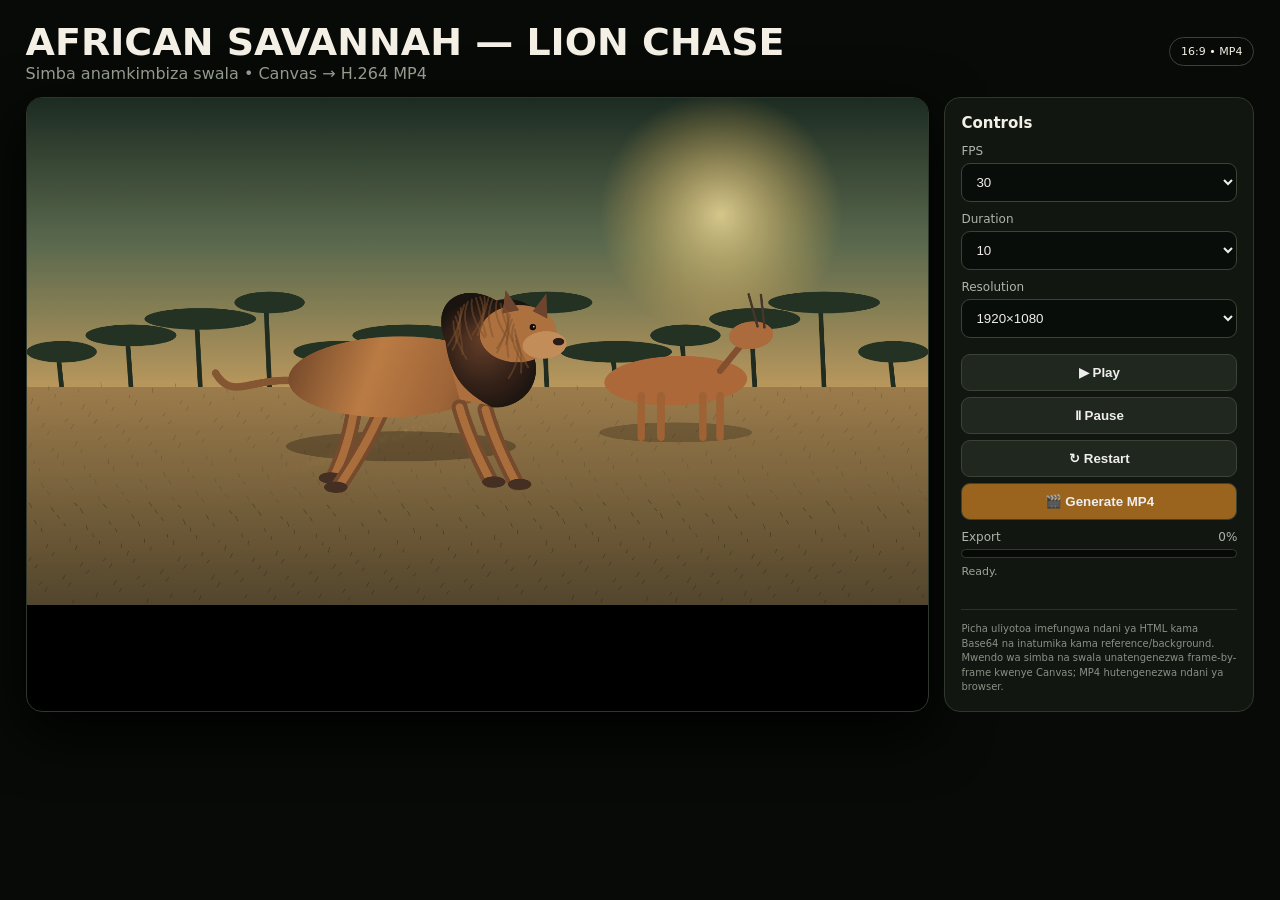
<file: index.html>
<!doctype html>
<html lang="sw">
<head>
<meta charset="utf-8">
<meta name="viewport" content="width=device-width,initial-scale=1">
<title>Lion Chase — Cinematic MP4 Generator</title>
<style>
*{box-sizing:border-box}body{margin:0;background:#070a07;color:#f5f0e6;font-family:system-ui,Segoe UI,sans-serif}
.app{width:min(1500px,96vw);margin:20px auto}.head{display:flex;justify-content:space-between;gap:15px;align-items:center;margin-bottom:14px}
h1{margin:0;font-size:clamp(22px,3vw,38px)}.muted{color:#9da596}.badge{border:1px solid #394533;border-radius:99px;padding:7px 11px;font-size:11px}
.grid{display:grid;grid-template-columns:minmax(0,1fr) 310px;gap:15px}.preview{background:#000;border:1px solid #30372c;border-radius:16px;overflow:hidden;box-shadow:0 20px 60px #000}
canvas{display:block;width:100%;aspect-ratio:16/9}.panel{background:#111610;border:1px solid #30372c;border-radius:16px;padding:16px}
h2{font-size:15px;margin:0 0 12px}.c{margin:10px 0}label{display:flex;justify-content:space-between;font-size:12px;color:#aeb5a9;margin-bottom:5px}
select,button{width:100%;padding:10px;border-radius:9px;border:1px solid #3a4435;background:#090d09;color:#eee}
button{cursor:pointer;font-weight:700;margin-top:6px;background:#33462e}button:hover{background:#4b633e}button:disabled{opacity:.45;cursor:not-allowed}
.export{background:#9a641e}.secondary{background:#20271e}.bar{height:9px;background:#070907;border:1px solid #323a2f;border-radius:99px;overflow:hidden;margin-top:5px}.fill{height:100%;width:0;background:#d59642}
.status{font-size:11px;color:#9ca495;min-height:32px;margin-top:7px}.download{display:none;text-align:center;text-decoration:none;background:#315d38;color:white;padding:10px;border-radius:9px;font-weight:800;margin-top:7px}
.note{font-size:10px;line-height:1.45;color:#899185;border-top:1px solid #2b3229;margin-top:12px;padding-top:12px}
@media(max-width:900px){.grid{grid-template-columns:1fr}} 
</style>
</head>
<body>
<div class="app">
<div class="head"><div><h1>AFRICAN SAVANNAH — LION CHASE</h1><div class="muted">Simba anamkimbiza swala • Canvas → H.264 MP4</div></div><div class="badge">16:9 • MP4</div></div>
<div class="grid">
<div class="preview"><canvas id="cv" width="1920" height="1080"></canvas></div>
<div class="panel">
<h2>Controls</h2>
<div class="c"><label>FPS</label><select id="fps"><option>24</option><option selected>30</option></select></div>
<div class="c"><label>Duration</label><select id="dur"><option>5</option><option selected>10</option><option>15</option><option>20</option></select></div>
<div class="c"><label>Resolution</label><select id="res"><option value="1280x720">1280×720</option><option value="1920x1080" selected>1920×1080</option></select></div>
<button class="secondary" id="play">▶ Play</button><button class="secondary" id="pause">Ⅱ Pause</button><button class="secondary" id="restart">↻ Restart</button>
<button class="export" id="export">🎬 Generate MP4</button>
<div class="c"><label><span>Export</span><span id="pct">0%</span></label><div class="bar"><div class="fill" id="fill"></div></div><div class="status" id="status">Ready.</div></div>
<a class="download" id="dl">⬇ Download MP4</a>
<div class="note">Picha uliyotoa imefungwa ndani ya HTML kama Base64 na inatumika kama reference/background. Mwendo wa simba na swala unatengenezwa frame-by-frame kwenye Canvas; MP4 hutengenezwa ndani ya browser.</div>
</div></div></div>

<script>
const REFERENCE_IMAGE = `[data-uri]:image/jpeg;base64,/9j/4AAQSkZJRgABAQAAAQABAAD/[base64]/2wBDAAMCAgMCAgMDAwMEAwMEBQgFBQQEBQoHBwYIDAoMDAsKCwsNDhIQDQ4RDgsLEBYQERMUFRUVDA8XGBYUGBIUFRT/2wBDAQMEBAUEBQkFBQkUDQsNFBQUFBQUFBQUFBQUFBQUFBQUFBQUFBQUFBQUFBQUFBQUFBQUFBQUFBQUFBQUFBQUFBT/wAARCAOxBgADASIAAhEBAxEB/8QAHgAAAQUBAQEBAQAAAAAAAAAAAwACBAUGAQcICQr/xABKEAABAwMDAwMDAwMDAgUBABMBAAIDBAUREiExBhNBIlFhBxRxIzKBFUKRCDOhNFIJFiRisYI1Q3KSwdHSF3QYGURVs4Oi4fDx/8QAGgEAAwEBAQEAAAAAAAAAAAAAAAECAwQFBv/EACURAQEAAgMBAAMBAQEBAQEBAAABAhEDEiExBBNBUSIUYTJxBf/aAAwDAQACEQMRAD8A/LvUlqQtX5S1flZMjncpjk7lNcgGtXVxvldQC8rhKRTScIBHj5TUklRwkkkkGSa7lOTXcoBzERqGzwiNQHUjwkkUA1JJJCSTXJya5AcSSSQokkkkBxyanOTUKjo5RM/[base64]/lGxsQuQ9ghl+67qQQmUsoepLUgxMpIepPbu1Tl8DjhuhndFcN0wDOVl6AXDCbhHLchMLf4Tm9gLCQG4RNKQacrYhYxupLeAgsGSpLQkY8Q2aCpUfhBibsFKias2v8ADgMLq6RhcQHDwmpx4TUAjwmpx4TUAN3CWUncJjnY/wDxpbOEThR5T6iil2VHlOHFEFcSDufZMLk3XhVLSPc4AIL35BXJH5/lAfJsVQde9Ac5cdIhOfup1QLq/CWr8IOtLWnqgYOTw5Rg8JwdlASg4fynB6jAkhOD1rN6A0rvSgOK652QhvOAmDXn2Ud3KI487obuUAw8ri6eVxAJLGUk9gyEA3BSwU/SlpQDMFLBT9KWlBGtG+6IAuNGfwiBuyDOSSSQDhwnA7YQte+E4FZUhQ5PBQcpzXJGK93pQ9S64+lM1Ba4/Afq+E1c1JFyewRdhBcdynF2yC53qKAfkJjjuuak1zjlAJxTWuTXOXGnlAFyhzHMZS1JshywoACSSSASSSSAeDgLupD1YXNSAI52660oRcutdlAGBwu6kLX+UtX5QBdXwm4wmh2SnoBJh5T0w8oBj/K43hdf5XG8IDq7lcSQHcrrXEFNSQBNRS1nKHq/[base64]/CWn4T0kA1OHCanDhSk5pIRWvIHKE1PHCAkRkkKTFuosPClQ8JAZuE5oCZnCTXLPIDjGE5uMoId/Kc12ygDgDOwS4KY1wXNW5U0Dt3yujZCa7C7qU4zZC5+AnMcg6ynMetNFocOT2k5+EAOwUQOyjQ0MCAlqwhpKdDQzXbozTlRGnCO12EtDQuTlPafhCbuU9u5SGhBwhSbZRGlDk3ymNIk27RndQ5gN1MlG3woc3la4/E2IkjiHFcacpSfuKTVUSMwbIjOUxn7U9nKAOzwiDhDZ4RBwmDtRSLyBsuJHhAcLifKaThJcdwgFqS1FcSHKAKOPdPABPwg8J4ckYoAxnAXHYHwhl5HhNLkA9zz42Q3PIHKa56A+Qn8pg6WUkcoJcmufthN1JEJn5XdaFqS1JgXV+F3KDqXC9AHyl3C3YHCj6/hcdJukaR3CfK4ZNuVH1/Ca6RLQSe4T5XNfyo2v4XQ/J4QEkHKc3HlBa5Ea7BCokxmPCPGFGY7JR2OQaczZoRGvKjsJ0hEDli114OXkpdz4QXSYTe4EbGkgPz4TXO22KG2RMe/A5RsaP1nPKTn4UcPwRuuuk2SM50hQi/5THPymF3ymWxHPKE92/wAprnocj0wTnfKDJIW8JSSYQHuJRj9BPlcfKH3SeSk47ILnHfC20DnP+UFz9+Vx0mxQHSI0Egu+UwyH3Qe4mulT0EpsmUVjlCZJkI7JNvdLQSgV3UUKN2xTtX4TB+pNcVwu2TS7ZMOOG5Q3cpxKa7lAMPK4unlcQCXWk8LiewZQD2DKfoXWNRC1AB0/AXdKfpHskRsgG4C6kkgEkkkgG+U9vKZ5T28rKg4JZxwFwnCWQkDichNSLtk3V+FpAckeE3Um6lQIoRI/lOc5CLt+EB0nBQ3OyVxzkMuwUATZcOx2TNX4XQcoB2orhOQkkgOaR7JaR7LqSA4WjPCYQEV3KGeEAI8pJHlJAdAyu4XG8LqAROFzUunhNQDmu9QRNSCNin60A/[base64]/8AgRA9VvYH1/[base64]/CaWqpIATznymucSiFuyatOsARKYSiFuPKGfKfWAwoZGfKIeChPdhLUAT2/KERhEe7ndBcU5jNka/8AKA/ZEkcgF2Tha6hhu3HKCRujHhBP7kahulu/KYW/KIeUw8o0eianh2EMeU8cJ6hDtlIGMIjX5wgtCMxqypH+U1yLjKaWoAJ2KaXZRHNTNOPCAakn4+EsfCAYnsdgJY+EkAZkhATw7Ugt8IjDhAPSIyuaktSAWlLSlqS1IBaflNJwPdJxTXOQCynB+PCHqS1paB7pPhc7nwmZzuklqA/[base64]/ujPZhMIQk0BdSTXJg4kAcpjnAeU1x2QXuWmwc9491Fkdldc7coLjujY06XD3QnnZJx3THDdNUrjTvyn5Qkkz7CZCblNXdKDl27ldBGeU3SuaP8oUM0j3Tm8oTWIrGYSt0BmDKkwMJ8IcLDspkLcJTIHxR/CkxxnPGyUDfKlsZlLYMZFlGZD8IsbDndSWR7KN6ATYjtsjNh2zhSGtwiNagIhhIK521McgPQEd7d0NwyivOEJ2wSgAkGyC4IzzsgvK0kAb0Jx3T3boTuVpA4TumO8p6aeUfQA8bqNLsVNPKiTDLinIEZ/[base64]/YVxI8IAWEsJ6SAA4H2QyFJeo7uUANNTzymIBJJJJ6BJJJI0CwnNCSeOUAsFE0n2XByipAPSfZdAI8J6R4QDE1/AXXcpruE9Aw8Jn9xTzwmf3FOQE5MdyiJrwrUYkkkgEkkkgOtTXcJzU13CAakkkgEkkkgEkkkgHpJJKEkujlID/CcAgEkljCSASSSSA4eE1OPCbhBwkkk8N2QZiSfgprhhAri61cXWoSckugZTtKAZt8pbJzmpqewYeUk/[base64]/AGhHA2VAQYITwExg2wigFSHQMJwGFzBTwOAgOgbp4auNG4ROSqBNH+UUDZcaE5CMnMLuMBJNdnGyEBysyo7mKQ8HymgZQERzEB7NIJU2VqivG2EABNenkYKG4FACcTgoDjhSnjDVEfyqMF7t0J5RHty5c0oAIOVx3KMWYOwXCzKuBHSR3R+wXWx+4TJHHKJpCkNi+E/tZPCF4omlPazZShCPZPbT58IWihiIxgKmspxjhGZTgAelTfgR4GcKbE3JRIqceylQQgZOFANhZ8KbG0ZXGRAeFIhZh422QR0ceSpTI9gmtAyiBTDdDd08BM1BLV8pgpBgqO9Ec7dAe9VoAyHBQHuRJnbjdR3lEgNcUB5RHFCed/hXAEXbrjuUid1wnJVfASaeV0nCGeUQEeVGkGSiu2QX8pgJ4QHjACkOBQ5BsNlUCK/goB5Up4QXNTALuUw/[base64]/CNA9yGu68+yaqJx3KYeU93KYeUAxJJJAdPATHcp54CY7lANHJTmpo5Kc1APzhvunxnB+EwcJzcICQ0p4cgg4XWuwgJAcu6/[base64]/ALVEkUkvJ4QXNyq2QQZkZS0ImMJKtDYRjS7Y9gik4wutAKvQ2AY8/CeyIZUkRg+E8RjKAC2IZGyMINkQMAKMxu6FSyACEbIzIMAbKSyFpCK2IIVtHZATsjsp8KTHCMI7IMjICVOXaPHANkZsGndHZCfAwjRxgg6uVOqoBkXlGazAynlobwmmQ5wUdR//AB0cojfKFkLvcwl1IslLUUxzgEIyHwjrQdI/1HdBc/CY+Q5O6GXn3VjRSvzhAeV2VxyEFzk9DTjihPcnPPpyEIlFF8cJ9SROE3lIjBQHC5NSPCSN6Bj+PlDLclEcmFVsBkY/CHIMAIrzjKC9+dlUhyAvGUJzUc8IT9gmNBOahkcorkx3KBoE8pJ7mhNPKBo3OEtSRwmE+yBoQORGuQWHOU7VhZ36Q+pNcUPuH3S158pB0u3907Uh5SynJsCalw8pmUso60HrhOE3KSOtDupInK4kjVBjkxxw0p7jjKG8+laKD1pa/lLCWEtFo3UUslO0hc0pBzJSyUiMJKdkcw5KKENmwT2+UbAseyfqQgU/[base64]/[base64]/[base64]/CnTPqkdxcdJlRxNk8LvcyRsg9aPLtuUN5y1OJ1Bcc3AykXZGeNggublSnNyhOjVDaK5qY5u6kOjwhPGkFEIBwwVxdeclcXRB/HDyERnhBfJoxlPbMCmciUwZTwMIUMrXOxlGL2jykenWt3CkxtAUdszSQMgqSZBG0HGUqWqkRtOEdrMINO/usDuFIieHfwlsejRx5UyAAMGVHpnCUkcYUiJrXuLQ8AoVNjjTjhJ+MDCYYnN2ByhCR3c0OaR8lUr0noXlOmJa7Tyhv2cAg9U7UlqTCMLhOEGTnlCc/C67hAfugGufuUJ0ibI7Dj7obnIUc9+Tyhl3+FzUmnc5TV8JxyEw8J54TDwkimjldPK4dk0vz4QTh4SXCchc14U0E7ymHhOLspp2CqAJ/lAfyjvQHbnZaqMcmScBEfshPKAG5MdynuTHcoBrkM8ojkM8oAbjv/ACmOdhPc0kndN7RPlAJjk7UmBhbsu7+6Wi0dqS1JuD7pYPujQ0dqS1JuClunrR6O1JakzJXNe6AJqS1JmoroygHaktSbg+6a4lvygHOcmF2VwnK4mWySSSKRkkuavhLUgEeVxInKSzsTXc7JzXpiQOEaA2pOBQNeE5snwnAkA4XdSCJN0/UgH6kshM1LqVB2QlkJqSQOyEshNSQDshIkEJqSASSSSA47lDPBRHcoaAEeVw8JxG64gGgZXcBLGF1UHMYXVzK6gHHhIfuSK61mCmBAjDhCRcYASBLo4KaXLod6UqHDwmO8JznYQ3OGQifQE7yh/wByKUPGCtDjq4eF1cPCDNSSSQDEl3SlpQHEl3SlpQHEl3SlpQHEl3SlpQHEl3SlpQBUksFLBWWku6cpaU5rCQuiMo0DNK61qIIz5GF0MI8I0CAwupYSwUaBJJYKWCjQJM90/BTQwph0cJzuVwA4XXJWB1uE48JjU522FPoLA90l0MJXMb4S9DiS7pwljdLVBNbvt5RmhMY3dHazCcgOa3jZPASAOE4BRQ5pT2tPskBjlPbwlqgiMIR4R340oB4R6DTwhP4RC4AIb3DhOAF6Y7hOeU1xWmIDPKWrHlJzhnlDcd9lQE1/KWv5QslLVjlAHa5OLtkBrhlPa7fCAckkkgGpJYKWCgG6UtKeAnaMoBjWrulPDMcpYCAaBgpJxACagEeE1OPCagCNRhwgtRQRhAdRI+Ah5CJGRgIAzUjyFxpC6TkhPQdXWnC4ujgovwCscjtcorMgorXY/[base64]/sK1lV1qK9rXEZKeyOPHwrKksklScOaQVZN6QnDc6DhPbWYXTPlrQNk5kerbdami6Nmlfuwq3g6GeHAOZg/hHaD9d/[base64]/gZRtyXGgv4QHKS4EtyFGOSMhH1NmvqPI3LihOajnc7JjgVSpQHDdNRS1cwjR+GY2TSEXTsmluChNCLU3t/[base64]/KWv5QslLVjygC6/lLX8oOv5S1/KNAbX8pa/lB1/KWv5RoCFwCYXLhemp6ByaugriWgSSSSoGjlOTRynIByeOUzITg4e6ZiDlE1IQePdcMozygj3OwkHbIReCeV0OyEqDi5MzuEiCU0HdEgJNPKcuEZKs/64l4SwUsFBm6UtPyiYSwgBJLp5XEAkkkkAkkkkAkkkkAkkkkAfT+UtKLge6WB7qEmjYJ7U1OagHOTU5yagEkkkgEkkkgEkkkgEuO5XVxw3QCbwnEcJo4T/[base64]/qRGiNQ40RqRHt52TsLkfKJhXGmIZGQUEsIUrSmlnuEfVIug5UV7OVZFm/CiSt3OyqHFdKzlAc3CnyMUOcYdwqhhIsBxlCynNOEZTcK/E1j91JDtuFAidthSIneoZIXPY57EkHZPzjdMBHuixsMha0AnO3Cyt06OPBFki+8f6QrWhsk0jBtlXFu6cyA7GM77rWWK2theA9uR+E+zonGx0NkcwgGL/hW9HYozjUzC9RjslG+na/tjJHsoNRZIt9GAn2bTjY2n6ej7rTGPytHDYcRgludlHrqaa3nUzjlBpOqZWntvbjxuFXZvMNRcUdPBDIWuaBsuPqIBUtbgAKrkux16iMA+VHNY104dkHdRcldWqra+GCFuAOFUVdxD4sxjC697atjQCFSXRk0MrmMyR8Lnz5Li1xwSmXwaSyUZQ/vmtic4YB8LO/b1ImyWuOfhSC17GlxBA9is/22jLBfWW/PL3MlOyLdKxmSQVmqd4fl7XBpHygVlycc7nPCvHO7Tjjoy43PEhbnlVtdUGGEOaM6uUOfMhLzt+UEVkb2lj8EDhdEzOgwVhjOdWD7LT2R330Olzcg+VU0dtp62M6Tpd4CsqGkqbS/WQeyFrM2V9WNf0pJJH3YhsPAWfr7fPBHkNIx8Lc9KXxteyRkmNI8Fa2Dpemv9K5sYaCpy5EzB4Gx72y6XghvyjVDWAam8Le9Z9DOtWprI3H5AWInpDBEY3bE+6MORy8uCAWh+7eEwx5/KPFD22Bp3ISLV0uP4hvYm6FIkbg/[base64]/[base64]/tLtgNl2QMDdTXb/lVNbUNdI4sO59lEjq5Y3ZefSjs1nGmXGTukZ/Cop7fh5lA+VZVFa2pc0N/lO1Nki7flX28FxZ+ulMsGlowQo9BSyOySVcVVre1jiBvyqlk0tM5zcf8ACzuRdVhAyVrXMaTqPCsaFr5miHRrqPxlV9nE1RUNwPK9p+n/AEjSRtfXzgPkG+lcfLyyXTo48dx5wyzVFMNVTFo/LUKrtFPUs2LQV7vN07T9WxSMZGI9P8Lyf6g9Ku6QcS6TA/KeHLDuDzW79MyxapYc6R7LOVDZj+8YI2XpVqutNWUhY94cSPdZzqC0EyF0Ayw+y1vJNeInHti7g2R8GAs/K2Sjkjc7O58rcR2maXYtJV5SfTiW9MZln7fhKZleJmLTAZoGzMPqHhaa2TOr4+zOAGn3VnS/Tqst9U2MMOg+MKXW9IVVJWxAMLY/JwtZmy/Xpkauif0/cMsyI3nwvRuhrk1tTDpdkOO4yqfqe0irpGADLmjkKj6enqLZcYg0ktDsLHPkXMH07f8ApSnu/T7pYo2ufpznGV8sdc9NSUNe/wDtIOwX150Ddo57UIphkFuMFeGfXWwSC7GaAaYyVXHyXbk5cHhD2uacPHqTdvZHrW6Kh7TyCgYXtYXeLws//wBVxwCZkeye5DVoNcmFuyKBkrjgg4ABuuuxgpxamu/aUNICRumJ7uUxOqpJruU5NdynCgaZIMgJ6WMqziM5iYW/G6lmNNLEGiuZkIZZgqWWZ3THRoCK5vwguYpr2bILm4QEB0fqKYY/hTixN7WUGglm/[base64]/[base64]/AQAtPwmlo8BHwE0tATlCORhdACIWroaMI2A8BOa3I4TtCc1uyc9EMDPddDfhP0hIDIVsMr6YQuDOfdELdkwjCVa4ItW8tJwcKKJnb5cjVjhuoYcpbumRwPKl0sjiRkqC7lTaXkJlpKc0HJIQXjHCOeEB/[base64]/TJH4WnaSN+t0zlNaJJHgtaV6J0h00+olia6M7+SFtek/pg6ZjHPj/4XsHSv06honxvdGNvhcXLyOri4mN6d6UbBGNQwfZXFXC6jBEbjsPC9Hm6U9BMTMfgLJXukloi5piJ8cLy+TN7PHx6jHurnuBLpCAPCqa26QucWmPUfdS7nTVJJc2JwH4QLdFHK7TPHg/K48c7tr1Vpja7Lw3lQap+di3ZaC50babU5jho8BZ19ZE+TS8fC6sch1qKdIjPb2eiUEVU9+S0k+6sqS3wTODmuGfZWTKaalkBa0Fn4Wu6vr4gNMkR/[base64]/0ogqLWI24IYT7LDm5p2/5VxcN2uLJ9EYTUNMkYLccL0Pp/6UUVPhrYmk+VdwXaGkpe5IQMbKwpeooYImSscDqWE5r/AK6Lw/8AxTU301pBUyd6FrsZxnwsh1x9OC+N/wBvHj2AC9ZNyNQWuad3ey5Us1yhrwD+VpOXL/WV4XyzX9Dy09LIJIjn5WNb042CfVpw4Ozwvq/qKxxP1NLANXwvKuoekPtqhzmsOlF5qU4Q+jLg2CkYX7AIf1RsjeoLE+alA1AeFUmdtuhcx50D5RLR1UO3JTPOtjtt118XNHJy8Pnx8v3ihlt80glaS/PkKBQN0hxkOSeAveuv+iornC6amjGo77BZfpToG3PqQ25SCIg+The1h+RJHzmf417PLGxvp+53WH1HLfwnNa0sPuvp5n0YsV/iZ9tOw4GNnKmuv+mScanUrtXthbz8mI/81fPD/[base64]/lVJoH4CGQB4XdSTuFQMK5krruE1Bx3JSyVxJBu5K447JJHdANS/C7pS0pUGBx23T8k+VwN/hP0rOg9v7U4EhNBwMJw3KGeho3IrduEBpwiNd4QWqLldHKY05TxysslH4BCbpHsnjhdwVBhaB7LhYPARsLhb/AAtMADpC5oHsiFqatZA5oHsmSMAA2RE14zhARi1Ckbhp8KS5owhSN9KYRHjCEVJe1Ae32TAeF1JJIEkkkgEkkkgEkkkgOs/[base64]/[base64]/[base64]/1EY3K0nUtfHVU73hwdkLxuSWV6UssfN9wun2E76aRmoZxuFCntlNd9Pbjax3/tVx13anfcSVAGMHKyvTV6EFzY2R22eCujiyunPcZa3vSfSpp9LXRg58letdOWttDExmng5BVJ06I7kIjEW/wvUbbZMRR8Erg5eWzJ04YSM5f5Qafs5IcTnZVtdem0VDTREnOfC0V66enmubQ1p0LLdWWqWifkxkhu4VYcm1WR6D07cI5aaF7342HKsbleGMqNTXZDfleSW+91hZHG1jmgIlw6mkpJiyQnJ2XZLtnqPTxWMvcgJOkNUW90tM+Etw0nGMrGW/qM0cALTu7haFsVRcbcJmklxwcLPLY6x4x9W7HVUVE+WmacDJ9K8y6Rv75JezMMSA+V9VV9hF3oJIalm5HkL5r666Pf0xenzwNIbk8KsM7HLyYxtaapcY4zK30OCNV9DR3iPvMHb2zkKg6a6giuFJDDKQHgYXo8cksVpBh9l1Tnrl/RL7p5PcKq5dF1rWRPkx4A3BXo3SH1cmpadjq1ur4IKh1opboGtqmDvDYZUS59O0zKQaRj2wtZz0v/[base64]/hNSQC1YTHO2TiNimHhWDHO5Q3OyEnnDimFyAZLIRhD7pPhKbdwTEtByV+yCX5RJf2oSNBw+UwnCImlqQDLyPCfnITS3+UQM24SBpGU0jCLo+E1wwUCBpJ+EsfCD24G7LuhODU/SgbD0rulO0roalTM7YG65wU9yGeSsyrpb5S1EBd/[base64]/AAkeU08oBE5XEkkAgMJJJIBHhNTjwmpUv6SSSWN1JEkkkgJmoAogITA3dPAKkq6Rk7JaU4N2XdP5QjYZGERpAXHNXQ325QueiaxjhIyALmlcLUG73RxvlNTcepOS0CXdK4nHhGgahvOTtsiHhDKNJt18ObsQis/a4e6E1GhALt09Mvp8Dg9roz+5X3TVsklD8HZZ6njJqwBvk4Xo1qov6fbnSOGCWp6bY+PO+p6cx1Jb5CpYaZ0x0hX3UUgmrHHnfhRKCDDs4S202VHTOhOXf8Kc94c3AamnYpJ7PYLhjKC9SnM8+EF8eUto2hyDdMJA8KRKzBGyA8K56JQnvBbsmA5XXtwEwcqv/wCDbpGSlpXUkHPXNK6kkg6Sa5pLk5JBOYTmu0ri47hKiid0LhkBQsroIyp0k/JSB3XNQS1BGgMBldDcpgcnhykCNaQF3SuAnC7koDoGERoxhCDk4OCAKkmhy7qQHTwuNSLtk0HdAFHCeOEJrkQOGEB1dBAXMhcPIQBAcrupNauoAjSiY2Q28ow4T+AmDlEbHtnykxmEZrUtkYAitOy4G52Tmt3QDgcBOHK4G/Ce1qqJ26DhFaMoRbhGZwgdhY2Ek4RQ0jymRfuRUrNp7U4EDyixvBOxCBjVt7o9LRan/uUakaYzawp6J04yCFd22wyTkY0kpWm15aBnlX9PRvpoyWPyfhY5XTqw44dT2cUsep5bgKBXzw4JjIaQotyuFUwmMuIBWeqHzGobGXE5KLrW3dhxQeW0i6zYe4O32WhsXQDQ8a4nOz+wtCsulOlHVT4nglxJC+l+g/pmKqCndJDkDHIXi/kcl+PR4eKS+Kj6S/Tsx0rXyxEtxtkL2Wis8dugdhhGB7LU2jp6mslExrY2jAVXd7jHCXMDRvtgLy7lXrY4xk6m4NdUFjWkY+FT3iodkYCm19WIpy8RLP3a6F7sCLnZY3Ot4hXGbW3IAWUu1c5gLRGXH4C0c1HO5ucHdQ3U7InfrNB/KMeXKq6xm2XPuwtjdFg+chKGkBOthaD8q6lfRl5HZaPlV9Y+mY39MgH4TyzykHWCMuLqP9OQB4Pkbp8txaYyWs3/AAs5U1Ty8aASj0EdZPIMNOn5XL3u9jpLAq+f7l5bJCdPuAsTfaGKOdz2tI/[base64]/AEtax7pGh7V89nqhzrtI7unSXHyt3HWy3Cx/+mcXSkb4U8fHY0uUbdtztsLGYa3J4We6jpqeskdM0hpBzhYylFbTEuqZXAg7NKvLLS1N9rWhzyIiV3Y42RG4vbTTCufE1jHEN+F6HYpJIpmwkYYBwVDtFrhtcbGhoc9WjmPpnd0MxnhZ51W4tfsu+HOy0AeF519QOjYb1TyFjBrHutCLxUwTOc/LWKBDeTX15aN2+UYeouONfN9ws0nTl3aHtLWA7rf0V5lqqKNtOQWcHKZ9b6VrO52WYkdnBAWU+nV8jLzRTP8A1CMDK161z268X9XMPu2vcCHN2Psr+3ht0liidwT5Vbe6L/t5HOEy21T6IxyYOxTkpdq9hh6TbR2xr44gXYznCoaOjjdXubM3Q3O+rYL07oG80V8sMcUhb3eN0LqroAz0sk1JscbaVpx2zJPJlvB8sfXC22yBsrmaS/HhfL8rQ+omA98hfRv1gtM9E+pFRIfSDgFfPNYwRSOf7r6r8XK6fEfm/wD6qC1xe3QDjCY5+nY8oessefYpOOclezj68rjttu3XPTdflNXHOwVetNzicprs4XNfyuE5BQDHcFMcdk88JuMlANSTtHwlpx4QDSMITjhGcgvVhHkO5TE9/JTEAGY4cmakSUZITNHwlsBybhDOyPoz4TCzbKNgIO3TsjHCXb8paVNoMI3RBwuaU4N2U7DiWnK7pXQMIgN7fyl2/lPSVA0NICcB4SXRygFpS0py5whQbmfKG4YPOUV7lHcQDsp0DicppBPCblc1I6ntxzSSkGkeUid1zKNDZ7ThFa/AQM48pzXJWFYltlGyJ3fhQ2uxhE7h90tFpI7q53gPCB3PlMMm/[base64]/hM0rjmFzmnyEtiRedJ0L666xt0E7gr0LrF8VvoY4mOAIb6h7KJ9OLMWQPrnDGkH/4VT1rXCqfLvnUntpph6smarJxkZUulYAd9tkFsZCMw4CcNws3PJS0H2RBynt4TGwi3bCC5u+PCkuByUJwU/wBQiTsJIwosjcZ2Vi/YqJOtJ8CDL+1CHKNNwfygjlUKckkkhWJJJJHhCqWQuah7pp4TUJE1D3TXkFNXWpUOLo5TklI04kupIGjgU8FDH7kQcKakUO2XcoY4T2eEB3f5TgSkkgHg/KWflDdwk3ygHk7crjTuuj9q43lAEBynB/ymN8rhZkoAur5TmnhDaxEaz4QBGlOTA3HhEa3dIHN3UlnhAjYpDGJlRG7lGaMBDb+ERu/hDPZAYTwQmAogHGyY2ewY5TwN0PwiNS2RO5T2cJjhlEY1LZjwjLtkXBCBlzCCAVJpz3HYPKNtMcdk2JznAAK1obdK9wIB/KlW+2mVzTjbPlXYY2n9LSAs7XVhinWikDGgOcAflTRNHSOcXOyFQS1T4N9e35UWuuTpogGuyfOFycuWndxYbWdRU0twrmsB5OFfQ/[base64]/wCUYxqiV9S4RfpyN/HlVVHU5n/[base64]/wrWXoCifRui7LDq52U56vxG7HxL/AEC89QPa3Q52nnAVk/6Y1swaHB2t2xG6+vrb9NaGzwSTdpjT8rOXltstkbpniPUCeFz/AK9njnY+ZYfoVM2pY94cAdzytnarBQ9HRSGpkbsNg4rQ376kUsUrmR6QBtsvHOvOrZLtWxRRE4cd8LSYSNpnajXm5f12/u7TTHAHHBGwK9E6VpGQiAMGDjlYbp22hz2h4z5XpllgDCxobjCvrJG023VotPdlZI/doWlqbZDUta1gBx7LOC5fY0jQCp9tvemLWTyuLOK3UC+9PPq43shb/IWUtnS01sqXudnOfK9Qs12p5tjg5V+zp6luDRIWgD5RhC3Xz31z0zFdqKWV+DNGNm+V8tXLvdK9TGoeTE1rsgHzuv0K6g+nsdTHK6EA59l8r/Wj6USF75jGcgldckZo/TF7Z1GyN5OdQytzT9NRTUrg7DXY2yvLPppRG2vbE/IIO2V7705Z5rsRp3CckDAdN9R1PTnUZpS5zIvBJ2X0f0x1D/UbOQ4hxLV4P9Q+i6i0TxVzmEN14ytV0repYrY10bj6RujHHeTLly1i8N/1Nh7KyocPTzsvly4yaoWnkr6W/wBQnUUFa6Vr8OkOV8y1h3K+q/Fx8fH/AJftC7bXhu6A8YJRI+E1w3XrSaeThNUJDefVwikY4Qn/ALk62Nz8FOB2K4kkHDwuNHqCcut5QHQ3PhIt+E5vldTgR3gjwgSAhS5CFEkcqCO/kpie79xXEAKQHZNwUV3K5hTQY0YyuOGQiEbJh4SAbmDHymacchEJ9STvCVIPCcBsuO5XRwpMsLh5Tk08pwOJJJZVAl0cpuQkXABAPykSMIXc/[base64]/[base64]/uKIOFzIPITwkzIcJ7PC4CE9vukHUlx252XQPCA47hJqe4fC4GoLbo/auN5Tww4TmMQNmtRmsGE5rNuEQN+EGY1gRA3ZEazI3G6K2PIGQgANZnwiMYpDY8DhdMePCAaxiM1uAlGxFDUFfgbRhFaF1jPhHZHtwmxRw3dEARms34T2sHsjYRsYT2oxZuloWNo+BjdFYOFzsF+/sitZpRs8f+h6Zup+CtBbLAZyHAKmtlO6oqNI5W6s8UsEY24U9ndhh4dDTClj7eN+FR3qeSjyQr+vlLWlxIBCyNXUGtqdBdkZ8qMrp04RCZUVlzdoYHFbDp3o2oqAzuZyT5U3pS1QlzWhrdRXsPQ/RslxrodY0sBHwvO5s3p8PHtefTL6PsqKZksrNueF7/ANPWCksVsEUbWtcPKZZo6bp+2RxN050qr6g6gDYXMY/Sf/aV4/JyevVw4tLOvvcNJE8Bw1flYu53MPaZCdyql9y1ay95dn/uKpZ7mJ5iwO/AXP2231/GgorhHJJxutrZGmZmRwvPLS3VI0FoGfK9MsbvtaXGM5CLVzFad17m6AVFq5Y6eJ2sAnBT4A/uOedgs91JcA3W3O+CsrWkmmP6h6lZTvcGgcrzW99VyRVJc0eVc3t5dVEl2d1j7vQOqqkYwAt8Im56ci6hmulUWtJ1Z3WlhrRR0/qGqRUFHRw0EjT6RIeVo7ZSh8wkmGWj3VZwseSVQ197uGo4a4Dwm2++VQdmUEj2WivfaqZBHHGBjbYIVt6fjke3WOfC5sr1ikWCq/rFQ2BsRc4/C94+kv0+DWNqJosDGdwqnojoykgLJxCxzvkL2KjrW0lCIoowzAx6Rhc15ROPa0dDDTQOZFpDsYGFn6qCd7XFzjsptHUP1Oc8Ej5UK8TmVjtDtKP2aP8AX1VEHVj7HVaOd1ubN1UJqR073ADGd14bdXyx1x1Zfvspzr5VQ0DoxloIWuPIzywX/wBRfrH9syWnp37jbZfPPVH1Ludc4wgvIceVorjY6i6VjpHknJ8qNF0Xqq2lzA4D4W05IynGxtDbK66vbJJr9XutBF9OZJHtnIJ07r0m19NMMDWhjQR7BX1BahG4MduB4KP2N8cNMPYujHR4kLcBa+Kzx0cQd/ctNLTsjp8MaBgeFS1NSGMdr2Ci8jeUN1MaxgaBwpIojFT6ByiWO4U9W1zMtaR5UiurKSgjcXStON9ys5Ln/CyykUtNUf0moYJHHGfdej1PUsVF0yZ43DUB/wDgXhPU/XVrjeXGdowfdCuH1Mo6jpeSCCpa5xGB6l0Y8OUR+zGvZvpn18L9Wvp5XB2+N1ZfVTouC4WmWYMHBPC+avob1Q+LqR4fIcah5X1Rer/FW2EsDg4lvCVmmEz3Xxhe4RYbt6BpAdhey/TzrKnooqcOwS5Yb6qWR2JamOPLgCdgvPvp31JKK5zZnHVGRhpWX7GuvH211V05SdZ9LNYGtDj68/wvBOrQfp/aKjJzjhei9BfUaOeh+3keA4bAFZD6xUAv1DM8YLCDt4XZwf8AVcfPl1j4n+oXUM1/r3ynOnUsDVclavqCndBcp4m74cdlk6qEvle0kjC+v/Fw1HyP5Oe6DGMnZdcMlcpJBE4s/cflFecknC9HKuLH6jEIEn7lJdhBeQHHCzWEkiZ+Ehv4QWg11vKJhLCCcaungrjv2lBc4jO6YckPOFFkd4RHlAeqBp5XF3CWEBwjK5pXUkga4YQzwiuTCloBH9yRTnHYoBOApvgOdyujhBJ3RQcBQDk08phchudunAMmvPCHq/K45ysHaiuPcQ1NDsLhdkILbmtIPyuJAAeELdcmJEpIPRruUx3K687pqASSSSCJdHKQ5TxyloEOU5JcwjQdTw3ZDRBvhLQvhaSkRhOA/lOwEi2YPCKwanYTcBOb5Tg2JKdAwFddPv8A1WtyqXGTvupltkMdUwg4VybJpL9Td6nB9lmHAOaWey9EiporhbC041YWAuttfbapxBJBPlV1Cv4XE7ZdwufYcA2SwF1JVj/0HWgYTXDdOauE7q754AycEYV3ah3G6DvkKmaRv5VjYpM1GMpbCLeYPspcAcqt/K2l3t/ej7mnVjdZKulbE/GndNURTym5RnMxFr/4QtOQg3FxO0/[base64]/XVPjCT/AO6fynu/YEKfJncPGUWM9xpz4VxzZux8H8J7eE2McooaOERjDW8pT8J+nBymPGdinKauk5KizKxmhA4CiSxA+FpKECQbIRapkkWAgOi24VbAGy4TsimLKa+MDhGwC5cXXDdcRs4SSSSRkuO4XV0N1IAa6OU/tpdvG6A63hPHCYAnhAc1J7XJgbkp4Ykk4O/wnh2y41gATxGCkDmbjJRAFyOMb4R2xg/lB/[base64]/zN91dNGSRlbC33VsjWxHYLws92vZxk0sJ7uRluVGoe5JWNcM4zugV8LC9phOXHlaDp+2PlDMjH/cSE8MbajLz1uLNbBVQxujGXDC9DsVC1sbRIPHlUfSFA2njGBkY8qzuV2FJqazYra4su6Ze66noYy0EArybq+5OJc5pO601VLJdHOe9x0+N1jOpe3EOy/JeTssup9mDuLp5XF+orKXO6y0UhLnce61/Uzv6dS5jd6z4K8t6rfUT0T5hsfZdeGDLPI+1Xqpu3UOASYw7derVVYGwxRxfuwM4/[base64]/dklbdQ1cFf3WYcVTXypaYnsb+4qJS3hsoOkqTBQsrH9xzt/nhGht5T1F1HdbF3HUkbz+F5Z1L9Y77RQvNUyRjTtuvqLqSkoKS2uf22SSAc4BXiHXXT9v6vtksTI2MnA4Ax/8Lv8Ax+u3Dz5WR83dUdf1dzpC+OZ4J9iqTp36g3KGrjpnzvcHHyVZdQdFzWR74HRvxnZYyG01VJeGSGJwYDnOF7+OGFjxrzZSvtj6FW6WZorHfufg5XtVLe56SYxzuOjgZXj3+mzqSjrKKCknlayUADB2Xu/U3TsIET9WGu8grxufi9unp8OW/Wf6hhZdKZ5DQ4OGF88dRWiXpm8yTRtLdR4X1VZrPEY8H1MA8rGdefTMXR33ZbsDkYXlXDVd+/Hjdi6qqqOSN+ssJO4Xp9f1jS1vTj43zN7hb5K8s6l6dqKCKZ42dGDpAXnUlfdJYHyF72taPfZdvBNZRwfkXxkepHiK81UurU3UcLKPIqKiR3ClXyofNJlpOrUdWVW1BLQ0xnc8r7L8b4+P5/[base64]/hJWF+oDbapzRG4Nz5UKQNYwOPC588AYkm6w7ccJZKWHlDpOExzk47obuE8voNLiAVItdX2JweN0AY3ygxt/XB8KQ9Mt72V1LpIzkLGX2yup6xzyPRlaHp+vigjYHHB/KuLtRQ3ehdpYS/[base64]/CewPq+UKd3Cb3fhNe7WPZK0JAP6QW6+k0YmvLWn3CwAk9AaFs/[base64]/Ccdkgcpmbp+F0DCcBlLSUBxLGU4Mz5TmxYIQDGs+E9rEUR78p7Y/dB7gQjTmx7cI3a+U4MwpQCG424Tw3ZPEeU7RhAKNqO0IbBhGYMkeyBuHMZkozYUoY985UhrEtxFpjYtlwRZ8KR4wu6dkbSF2sp4YB4RWx5Tu2luEG1iexmMJwaAngA4Sys0WnGtRGNyuhnsns2JWR/HWxjjCeI8BJrhlPDgSBhPVLZMbhEaMrgGERvsnqgNJFkhEcerVk+yjRSPe45YWgJ6JJY3ZPaOcIUDnPeWluB7qwo6CWrnayNpdn4XNeTVXjx5ZXxDL9MjRvgqzo5ZXODImOP4C3fSv0crr9I12hwYTyRwvbum/oPR2mKN1QGyOI3yOFF5pHqcP42bw2y9LSVMYml1MwM7qt6nmNK0xRuLsbL6D6r6TgtlO6OBoDceF4/W9LGSplL2E5O2VH75t6H6snh94pp6mfW1p2OUbpixz1tyYSwkah4XqLej3vlc10Olp2yQtF030pBbpgXAE59kZc0s8GPHlL69D+n9G212FoOx0rGdUXln3UzQ7fJW/7BpbMXD0jTwvIr1bnvqpJXktBOd15vLLm9DjvU/p3TPc9buMr0qlfTxNDzzj2Xm3TP/W9tjdZzjIXo8FiqaiFrgCwc4XFeP16OOfjadIW6G51A1My3PsvSZLDBSQAwtDThZPoKMUUQa9mTjlbKtqXOfC1jtWo4wtccYjPPbR9P0ppqDW8crI9W3MUlRnwSt4NMNnjAcC/H7V5x1tD93JEzRpeSncKy7I9PXucQG7NI1Kju0Iqah08hGI84V663ijoWxiQOkIznyFkOobqKSCSNxwcY/KzuF2OzzXqq6l90c57/ANIHGMrDXvqWndKYSR2zyjdZ1Ms1SSx+G5JXlN/rJpq5rIgcg748rpwY5W16pBcYf6W50LtIYNllKGvdJcTUOyXB2Ao8dY6ltEbXZa8jdq5basANIiySVWetJx3H0b9J2moljqJpNA8DK93pL79qA1kuW4918u9HSXKopoRTse0bcL1y00F3bCx0gftyvM5PXZjdt/X9QTujdoGo5WYe6puNTuCMlSaWSoEgywuPBGFexyQ0EPeljGrGcLiuF26sagU/Sz36XSft85UiqoKe0M1xlpKq7j11LLqjp4DjjZZW4Xaule4ue5g/7Sn+u1p20mdQVEFRmSZ4Zj5Xl/VdzbKwshcXAFXd4irK876tKyd5gbaKYuf6nLScRXJo+j7wyit+H4Y7Gy1NFfO7GT3Mj8rw9t3mlLXNcWM9lbQdTTRPFNGCcj9yrrpEv+vWH3jUx2JN/wAoMNxe5jtTshee0tTXOkGziD5WxtlNKKca/UXcKj3L8ae03Aaf3LTQ3PFC4tfg++V5zI2rpQdELiPcI9PW1TaZxeHD4Ro5Y0lzuz5qeRhdrBHleSXE1lsu5nBPZJ3A4V2OoJxUOgLTlxxkrT0nSX9Zof1HAly6uGRyc+qiWLpOwdctbLVhjX/ICf11/p7szbM+ooAwyAbYCZH0lUWCbEL3aQfCuJL5VxU3YLjj5K9WW6eZ+ndfPXT9junR/VUEsLnsjY71AbDlfV8HW8PUVspIe8BKwDVuvNK+gilDpXNDpXfCycUVfZ6vWyVwjcf8JcmrHRh/[base64]/kS7p4JFQS7YIMrsvJT5ZxLG1wbjHKATnddmTDFxzkJzsOTnPwUFzsk7KFH6vwutdyhgZXR6Tsgtjhy693pQ277ogjzsnohI+ECoRdXbHuo80mrwjQDPCG7lPJwEJzseFQFA22Tw3hDY/[base64]/CnV1EaSRw0ljR7oEMTZWE6xn2WEx1S0jOGChu4Ty4ukIxjHlMl9PG6m/QYQTwujDBnynRu0jJGfhMkdqPskBaKse2sjG+nO69VsNzpGwsBwXHkLyaGZsDw7RqwVf9Ml9VX63SaWZ/[base64]/UlqQycclLOUATUuOcRwmavlDc7f3Ss2EgP2Wm6FqRFfqc5/uCyYyrCyVgornA8nADgo00wfWwex1DA7wWqDJBFIXM0j158JnTVXHdbHA5jtRwArepsslNDHKW/u/am6p8fN/1Fsb7fdHyBuGk8rMBwbEAOV7t9VOn3VltM0UeS0b4XgbWSNqHtcMBpwpjDL4e125RmO2UYZBPlFjOUnLklNdsE8HKC07JwcE76JfBHDK5p/CTZB5TtTUz2aWZCa6NEBBSOyVP6jPj9Lvwq2RmxVtI9uD7qBIPhVDVkseChlpwFNkiJ43UZ0Z9lpCRXtTWtOFIfGT4TRE4eFRmhuE7RlODCPCI1uEgY2LbhOEZRRhO05GynYDDURrcpwicniM/wAI2He2l20QAJwZlPYCDMDwlp/CeRgriNg3ThGiahjlGjcBylWdg7Bgo7eEEPadgURrwBys8kieU5D1BdBCWgKzbCflCa4e6RIzyl1MXZPjxjflR8o8HqwMo67EuhW7/lPblNI0HcrusMxk8pdafaU7OV1p0nOVwvAIzhKQ6WZRvQ1v4K2TdPD8lRw12kHHKn0Fmq7g9rYYnPJ9goy5JGnHx3KoUrHCYFz/AE/BU6mglrnCOCMvJ9gvRemvoVdryWPfA7S73XvHQf0BorPG19WxvcAzuFwZ/kPW4/wuz556c+k9zuRjc6Jwa78r3zoL6GQUMUc9SzJ53C9Xt9hoKRrYoGNy3YYCu3Tx0MIa/ZvwFzXk369Dj/DmKptFupLNTujgiaCPhckdJK2R7naQBtum3C6wQ7xnOVU3O7ExBrdg5Z3Lb0P19ZpV3aNlVE8F2og+Vmm9PtrXksYNvhaCeNoblp3dyFY2aJtOM4zlLadPPLjZCzIEQGnzhQpLG5nalaNts/5XpVzgbK8tYzOvZZ+vY2BvaOxC0iLAK5oltTYmjwvJ+q6yMuMLcAjZevTBsFre9x3xsvD+pqCd1e+Voy0uVVEnq9+mtq7lzD3jIyveM08NOxgaM49l5f8ASW3ulm9beF7DVWyFmNRwcLLKOvGeH2Zgl/YMLR2yge6sjL86cqptETKYA5C2FlaJNT3cAbFRjPU5UmTvFx0k/ptHCzfVVVFLXtlyA2PlX1VVxQSyOccDC8t61umszRwvPqK2sTK7cLxJFUGZrtUawvVt2bWuPgu9lYQXIU9qlbVO33xlYae7R11aWMBcAVlYW1L1Fbi2mc/GSQsjRdIgOdXStyAc4K9JkZ96/[base64]/S3yq25dOxUzS6eQB3tlXst+nky2IEn5WX6hjqKrL5pS0+2U8Y27KCte1ji2MBw9wFgerLS+u1BwIC2D6v7Z2kev5TaqidWQue9uMjZXobeN/wBKljnbC0EtHlaa0WCMVDJH/HKmQ0jv6s+AsGc7LQ0NjkY31DBzlKwrVlQ2uKVrQxgJ/C0VFYpdUeW4CJ0fbRLO1mMn2XpD7LmNjQ0AqNaTtTU3T8MtHhzRqx7LK3KwaavtjAYeV6ZT2eaNh1bN+Fnr5bHl7i0HI+FNy1BK8Y6lsjqC5MfHuMq4s3VUtFPHGf24V/c7A+sy5wJcPhZ53TEpl9LTq/C14c/U5Y7a114juLcjBKzFdFNPXaW/tV10/wBNTtkDXAj8rWUXRD5Zw/TsF6kz8Y60x8PTrjAZJBsqPreKnorWwsA159l6T1Cz+nRviGwbsvH+spZaohu5ZlRc0dfW7+nNY3+mxOPOAvS6W6ilAla7AXifRtzFJTMjyNAx5V9durWMHaZJ/hc+TfHx7RRdQmoOe4ACMcrNdeWJ/UVBKzZ7cHYLA2bqKSfTolOnK9R6cqu9TkTOyHe6yxvXJWeO8X5zfV7pv/y31BURSMLdR2/yvOyM+nC+1v8AVN9JhdWPuNDEHuYNRwvjGalkpap8UrS1zTggr3vx+bx8n+Xhqo+NtOEwjGUdzdMoJGx4QHEZK9bHPbysN7BfyhgZRXNJOya1hzgq9ta41q6W4wiNaeV3SSnLtl/[base64]/UIZn3XrFlr6OlomQyuBOF5VG+SA5aniunL9TnkYWm1N51Ra6e4R/8ApwCT7LE1VqdbgdWQFv8AoZ9LWBoqZMfld6ys1LO4iFwI+EbDzCXQ5pLRugxjUcOVnXWeWhOS30HyqyR7QfTyooobhiQjwuOGxRtOW6uUxw2SZ0B40golvuMtHKC3IGUnAD93Ca97SB2xkhB4vR+nJjXta6V5H8rYOo6asiETiHbfleTWq5yU8QBOk/[base64]/5XYmgMCKAPdMAP9JTclPqCARgoOVOweTlMXWndcQCxlNczITgNwEV7MJBCewlNJxwpJGQojydRQHCVwHKYSeE5nCNAVpyntYT6hy3dDaCcJ/e7O2P3J6aYPefoz1B9xTfbSOxg7ZXs9ROamjYM57a+SOk+opOn7jAQSGvIX0p09fBW0TCXbPA3Ss8dM+LGqtsV2oZIHAZcCvmv6i9LydPXN4awhr3cr6qtlFhpmB1fAWe6/wCgIeo7c+csHca0nGN1kyy+Pk37R1OA5xz5TmTh+wbhW96tk1umkZK0tDXEDIVRC5mrjCHJlKOG7cJafhPBHhdwmzDIwRsnNXHjcLrQj0HDlJ/7Uhyk87JVrj8R3jJQHtUh6G5uclVFIrhglCMWVJe1IRgBaQIZi/wm9r5UwsTdB9kwi9r5SEO3upWjPhLtnyEr8COIkVkeCEZsOTwndrHIWQDDE8MRGMz+E9rNwjYBMBXMaVPewadlCmGCnsbgbhqTSMIjBli44JbG4EeE9q4R45TmtKvfiKIw4KK0oODjKe3IHCip1Ry7ZdB2CC0k48p+45CeM8AwOAu5CGHhO1fH/CZ6OyE6FzhJkHZDBydhlTrVY6u5VAEbSGFZ58kwm2vHw3kugqifJwSjwxRyx5eeOFsoPpnK9jXyA5V7ZPph9/UxxNiJAO+y4cvy9PQw/CrzeK3z1DcxQvd7YUmmsFzqngClkx+F9XdM/SWho6WJr4Gucfdq9Jsv0conU3cFI0f/AErky/M268PwdX18odHfRS4dRVEXciexpxyvpf6f/QOksrY3zxhxG+4Xsdh6Mt9ipmv7bQ4fCjXS8hk5ZCQAFyZc1rvx/[base64]/AHlG6M7rDdS9PFkZIbw5eiWpujXkKLcaRlXTyDbOTgLSRlfqP9NbUaSmMuMZ3Xo/2wrGgk4cPCqelrc2C1wgt0kjg/laZtsc062nAwosdGKjnY6llDQ7bK1tnrmw0uM5Lgs9/TpK2qLRvg+Fax2uSiaC84A91OM9Rm5eiNDn52xyvKeoq6Jk7iSDgrZdXX4UdMWBw4Xj1wugqapznnLcraxjtIulO26wktfoAHCprey20rnslka17c7lV966m7LS2HLQOfCwtyrZbm/EMhD87kFZ2HtvZr1TCpPaIdg+FNlcy5UbnEYOFj+k7BO6fM+rT7lbWakMERYwbEcoxgefXh74X6WjZvlRrRXO++Y8uBAKn9VVMFPTTMLsStXmdLcqoPe5jzgE43TygfTvS/UcZcxmpofjZehWmorqt+I3nSfZfLfQHUJbXNNXKQQdslfQtg+oNFQsZ6wdgs7j4z7evRrV0fLWTa6h5LeeVeus1HRNDWkHHKylq+pccjPQc52Rqi/yzsLm/wBy4s8f66MMkm8VcNGf0RuOcLG3armuTiG53Vse5O4mQjDuclBkhigd6XBZ4R0zJVWywuJzIM/[base64]/CBX09S+6l8udBO+Vf2unhndpwDgJ9ik8eLVlfU2erdC3U1hcg1V/wD/AFrGPcdzuVv+oul47veOyxukgqFeehrfT6YZCG1HjI5Tl2WtJXTVzjiZG1pBBOcr2GxXZs0EbWHfC8W6d6dko3ljskA7ZXqHS1I+nLXbkKum/WWWevGr6hoIrra5I5gDqaRgr4V+v306/oN2NRTsLGPy44X6BU9uNZG0vaWtHuvGP9Sn07bWdNS1kbMljdl2cPjy/wAjGZR8AmTGWu/[base64]/goLkZ/BQSEMwzymnlPPKYRuhpHEkshLIQ0hp5SSPKSEkkkkgOOGQk1uF1daMkIB7QdvdGDU1jd0ZoQHGj+EVrVwBFAKVKuD2CcOF1rUiN0iJNeM4TsLhblIGaR7LrWgHZO0JacJaDqQ5SSHKYdKC5GdyhOG6NrEjvk1uYBETn4Wo6WqZrxM01EmG/KxcsYJyQp9HdpKGP9I6SEbJ6ve+mqSpoQGTs1Y4Xm106Qko9Ujcub8J9rvtXWSjXM7nGAV6RS0YrrTh2C4j+5BV4wyoYwmHQQ4e6bJI3HhaW69ITfeSPYGgE+CqWrs7qT/cKEVWyFrsgcpkbdJ2CI50bXhuCD+E92Bwg8fB4pNIC1NlvJhLI2P/AOVjDJ7FT7XUMhqGuJzhC3ttlMZpxJK/keVD6l6dpL7RGSMgv3WetF6FfpgaT7La2emZTPLHO1NxlOB4ne7V/[base64]/WD+p/wBIYrvC6opGjUBkgBfNfUVgqLHVuglhc1oOM4X33C2Ht4lIwRwViOvfpPQ9VUj3wxNDz/cBhZ1HV8VNia3g5TnOwNwt/wBTfSG5WGsnDYnOiadjusRV08tFIY5Gbj3C0xrky4/UMEOKe3ZJ25GBhJvK3mTG7jpaXtwEF7g3Y8oztQHpSDWEevYpXKU5kj6NW42CaWor8g+j9vlIhHaDsjlv+Uw5ypDmoZbknZLsfbYe661pKfo+E9jNkdhtxjCEXt/[base64]/AB53GC9jS7YZUiqk0Rhrd/wvTpvoRcXx6A1zMb5OVbWT/TzU1TdUzthzklT++NpwZf48TDXQt1aSitqO9HnQQvaLr9Iqe2hzHvBLRxlZz/yE6eYRwR5B9gpy/J18dPH+Hc/rzinikkkxoJyr619K11e4Bsbg08L1uw/SgU8Yknhx+QtJTWIUZ0wQgkfC5cvy67MP/wDPjzWxfTMtla6qGB8r0awdF0tLMwRRhw+Ari32aqrZg2Rha1emdJdDsLGZOXZ8rmvPeR6HB+JOO7Ult6GFZG3MW2Fsen+ioaCQYjAcfhbe22MULGtIGPdXtFaoXysfkbHfCzs7O64yKW32OnjezVgH2K9Bopqe32/S4tGyyVxotNxY5h9A5TL/AHIARxsd+d1l+r3bPf8AFxcLvTzvMYcP4WNuEcDaxx1cp0MLnSa9R/yqqu9dbp1bomJyHTzmhDDEch5wmCoFW8sOzgMpV0TtULGjIaclSHULYIjOP3FuMLWYtoon0z6qrIOS0KJV1ElHVhoBLVpKLT2C4j1+VXV1PHI0vdjOVOkWqiojlnnY5oOCMlSRpkADjgtT3y/[base64]/V8NYCI28oFgsQnkD3Oxg5UyOip3Q5PKNRtMTsRuwFjcR2rbULoY4GsdgRtG5UW+dRUzWCKAjSOSFQT3ltNAYXvxq2ysZfrmKBxa15cJPn3UTFr3V/Vs/wB/XyaHeklVDbd9vGHEIZmLqokvzvxlTqisGhreVrMWdzUl1uElAWOiy0D2Wh6Z6sqKl0LXl2M45VLfqZksDHu9Kh0d7p7VE3GC4JXDaLm+nunL/BHQx+sB+B5Wig6/gjb9uHjP5XyhTfUecTBrCQ1bPputqrpK2o1Ej8rly4tNMOT174b/[base64]/TFwjqZBLkc4Xp9kme8NDTs5fPNhrJba4McTjOV7l0BfIauONjiNXuoy/G3Gcz1W1MczWbnCubLSahrc7hSJLayopGuaeUH7Z9HG0B2xXmZ/jXC7epw88rQxaJWA+Eyvs9LLSOkfjPynU1K40no9lV1dzbDG6GZ+FOOXXxXLrL2MB1pZYJLZUvpGgzjjCxnTFPU0UbppSduV666joZmF3dbgjcErFVfT7YW1LWzj1g6RlPPk2WOGo81uF/qKLqL7hzCINXP8qP8AWmpfU2OlvFty6WLLiG/wrnqqyyPomwsaHOA3d8rLMNVT0UtvqGGSIjGHDK24Jcqy5LpQ9H/XehbTMFzIjnadBDl6Rbvr3YqVjI4qiPJXy19VPpvPROkrqZrw392G7LxanudbT12uSSRoYeNRX0XFxS4evD5uS9vH6s2n662GqfFDJMwFwG6Z9Seu+nr10zUwfcRnDDj/AAvz26a6lrrvcIoad0hcQACCt71Rbb3bbWHSyyAPbvl5VTikrlz5LY8r6sdDUdTVzKcgx6tiOPKqnMMMoA4U4257XzOyXSuQe2c9t37124SR513/AFFfFmTU3dOjwRlFh/8ATvcx/J4XIo+005HJytdMqaW5TmgJ234XHHCcx1WevXcJIer8palrto68oLinvchZ3T3CI8ILuUYkY+UB3KWwYeUkjyklsEDhPa5BccFODk9gYErhOEzV+VxzkbDpKa7hN1bpx4RsGO4QnIhOUNyRwx3C5nZdPCY7lMbNccIbjlde5MaUF9cdyhv4KIeUx/BQVBccoR5KIUzygoZp+EuETSm6fhDSOBdSSQCSSSQCRGchDRGchOAdnhFb4QmeEVvhUD04cJqcOEqVObyurjeV1RkRLoOxXF3wVmc+l4K4ujgrioX6ROAmjfC67hcHhDIsJpG6KW4CYRg/CluG5mVGlYQVOLdkGRmyCNt9YaF2oDyrtnX1SNMTc+yoWNbnSUJ7BBIHAZKqI/r0mwme7Py/YEeVF6l6RqJfU1+QqKi6tkt8DdPp8ZUh3V1dcJGsbkg7IXiz1ztE9EMP3A5UGANk9JXoNRYqi4UTpJBvjJWUrLI+iy7CEZxWSQNg9WVyiOipLvGFyfXP6RyFwDQR78IEajpa6tpa5xPBK9EsEtRcJssJ7ZXjdCXMqAfcr1PpG5upWsZ/ynGsegw26OGJxlcMkLyX6gWKD7gzMwcHOy9QLJa1gOvAI91SdRdPwyUEhc7LiPdUVeHTtfJgM4BRw49todyn3NjqCpcxoyMoUpJDSfKV+MyyEs7JmpcLtllDIlMc7/CROAmErUCB2yY45XMpjnJiHg5Q3cJzDkJruEGTV1cauoMk3T8J/K7pQA8fCSJpQzyUDax1AJheQeUMvTDIoSIZMnlN1D3QS/[base64]/BGy566cbt9b2a70930anAjGN1rqFrGABjv0/wDtXzbYeqvtIxol3xxlel9JdbNmIZNLj8lZV04zb0W42ChvTXRSwtLSMcLyPr//AE+Ulex8tFE0PO+wXqlH1BSPcB3W491o6SenqmDRI0lPbf8AXLHwl1F9E7xZZS4xuczkLH1PT9XSvLJKZwI5OF+it26diuEX6sbXADbYLHVX0ws9cHCWBgJ84Wdz0wv423wRJTupXkuLv/uSEIwtl3d6f4X2B1J/pyt9e4uoy1jyVibr/pdrACYpm/4KJntn/wCbT51DAz0h+yFUMLQdJwvYq/8A043ikLiHagN9gs5X/Re9QgkQvP8ACrsP/M84ayR3nKFLG8Z9X8LZv+l9+gOBTSH+FFn+nV6aN6Z+fwqxu038fTLwtc7Yu2+VKGmJ25x8Kyb0DeWu/wCnk/wjnoG8vaP/AE0hP4V7T+qquJzdWS7b5RcFz2lh2JVszoG8GMNFLJkfCkxdB3ljNqaQEfCVz6+j9O1YG4ISlOmRpBwPhX9L9PbxUkZheP4V1QfRy6172tEb8nxhZXnaT8X+sHJH3DkvLgnw0sshDY6UyE/C+gelv9MtTUtbJUAsHyvZujf9Pdromt70bHkecLG87Wfivju2/S673lzWspHM1ecLd2D/AEwXSpDX1DXBvsQvtS1dB0NueCyBmG/+1XFbAyODRFG0beAuK/kOzDgfNvRf+m+32/tuqYmveOQWr1ii+nlrtELe1SsAA8BbK22pn+5K4A+yi3evZDJ22bhZX8l34fjSsZd7HRzYAp27fCj2uz0lK7aJoP4WpdFHPH/7iq6S2yslBaNlz3ltu3XjwYxGktlNUPI7YHzhY3qiqda5nRUg0D4XqMFA2GlfI/Y4XnlZaZblfTkHt58qe9bThweY1HTdbfbrE57nBjnbhbm0/TqKkma4RAn8LWG0QUMjcNGoeVZQVQpRk+pbYXt9LLGYfFFcrFGaTttiAcq62dJsLz+mPytQ2WSuqchnpWkobVpiDg3dadZU9rGSo+mmRSAmIEBbOyW6CECTtBoC0FisTKlmp7ePKHc6H7ecQR7NJ5COknw/[base64]/a0BcD+opnStU01gOMEndZX+q9ytd5jWq6Ftzq2pc9oyNWy2xc+P16tbqFlSWOazwvQunqBlHTBxGD7Kn6fs/29HG9w8eVc3GqjpacODwNuFz5/XXPgPUF17dO9rTjY7r5169q3SVMhyTkr1LqC/mWJ7W7+MrzG6W6WukeTGXAq8Lr1hnN+PHrzQMmLnE7rPVFMxlLI159JW/6o6fnhc4tjcP4XnN6FTTxvY6J+CtbyI/UpJamngJbqyAoUd1AmIY4gZUaWnmkc53Yef4VeJpKaUg0z8+Nlj+wfqSL3VkOBe75WdutU2ojDtQeW8ZPCu56GuusZH2smfGyN079FeoOpKkCOGRrCfIVTkZ3DTzU1Mpqie4c54V3SVD3gF0bnkecL6D6b/wBF9zqJ456p2kO3IOV7z0T/AKPbLHEwVZYXec5W05IxuFfn31JJUT04DYpAAPYrBS09W6TBik58hfsNTf6P+lJQGGGN7cb7KB1D/oW6WrYHClijZIRtgHlb8fJGOWNflfYLOarSJm9rH9y9x6FhoqOiDO4HOAXvXUn+getpZy6jkDWZ8Aq26L/0R3CkfrmqBpHvlLluorjnrzChvEckXZji1keMLadL/Tuu6ga2pbRnTzwvWLT/AKb4una5rp3te0Hfble29N01p6dtzYGxxg4xnC8jK7rvm5Hzoz6cXaKn0w0xbgeFlrtYbpSVOJqV2G8lfa9HPQ1ERLRHk/AUSv6Htl+a4OZGC4c4WuE2e3xDNdn00mjJjdxhV76qeqrBEJiW5yV9KdY/QGkFTJNEARzgLxrq/[base64]/rTS6WNq6hurj1Fay4fU6lqWaoJW49wvMv43a+PSx5/G4k6koqFmmZgbj9yyF4rqi7VTnUNWYx/aAVh7v1p/Uw+Jp1Z8hBt1yc6djYZcHzuoy/H1G8/JnxdVNyvFFKWSSOmHnJTKeprro85piT7qRQtqXVeCRK1xzn2XpfT9Iyl0B8LfV8Lo/H4+tc3LybY89Ff+YrDPBPSjuhpOojxhfJPUP0WrqzrWSkp4SIXP/aB8r9HpHUNutz5HaWFzcbrH9J9FUV36j+9Yxr985wvdwxtnjz7Z9ry76K/6bKaxup6quo2lwwdTgov+ovpiSonipLS3SAMYavry+xU1utGhuljg3wvGLzZKeeuFXJI1xG+CnnhlIw3jfHyRR/SK5lwklpi0+XKwpvo/TNhlq5mh5jByML3zqv6gUNppJYe0zWBgEALCdAVh6hbXRTnDJXnGfbC5pncarLilnj5i6ltcRvEghZhkZ4AVJPO2Vn6bNxsvsmL/TzRV00s2xEhzlDb/pMt00JbG9olJz5XTjybc94HxpJBIWg8fyl6BGNT/Uvp2/f6Qq2JzjFJ6P5WEr/9NVbS1LIQXSPccDGV0zPbHPi6x4w7XpJDdvdMije71E5aPC3/AFt9LLn0VFmoadBHkLAdxzXaeB5CvbjdeRhDXXHKG526WwcTsgvdg8pznH+EF53KNh0ndcymE7rmoJg553CQO6bnJCcOUA/UfddaM8pqezwkHQwZTiwYSHK6eEbADxjKY4AJ7+ShPOE9gGQ+yA95DuUR53UaU+tPG+gnPPuhmQt8pE4/KG5y0B5lPumvkJbymalxztkCm6yfK5k+6XukhOLuopwKYnDwhoSSSSDcJ3XQcpp5XWoI8AJ7UMnACTXKoEhr+ERr+FGDk4S8JhL1bLurZRtacJEqVSg7GEtaAJMFPY7UMrOkKHfKWrOUxIHCzEELtk0uTXO2SVCng5R2NBxso7VJj8IZ/wBLT8LmkeyLpSwjbYB4KjyDYqc5myjyNwUtBFDRnJG4TXNDuUR49SYeVSP6j1ELpmBrfByrG2XVluxqaC4eSogkMe4QHhrnZchpi1sfW1RUEQxuIa7bCs5LbUV1A57mZ28rFU1XHSYe1uS3dai39byyUnaaz/[base64]/K8RMhhOWndWNDdZWkZccLGx2Y52PoyydcTSBup+w4OVvOnPqG5swb3Mfyvm+w9QRtjZG9+HfJWqo73HSva8PUadePJX1dZ+vBMzTLJn23WlpbhR1secjJ9l8p0XWgaWYkx/K2tj+oOhrR3P+UtOvHLb36IRMly1wUtrYnN3d/C8bi+oRABEuT+UX/8AOI93Em/5WOU1fF7erzOpgC0xsdnyQqWpjopJHMMUZH4CwkfWMsr2kv8AT53TX9X07ZnEvUbqplP62Mlvt+hz/tozj/2hVs9rtkrT/wCnjz7aQs+/rejELsyD/Kr29bUr3bSD/KzvJcVXrWkjsVqcSX08Y/8ApCE6z2xk20EeDx6QsjX9bRulDYnZ/[base64]/[base64]/VfWOa1+dZOnhZ+5zF82sEj3Vk+UTk4OVXVVIXEgeVNjWefBKVsMzcudn3VbXxsNW3Q4hvlCBlp5O2M7oNQHRP35KxuMXMqum6Ptxg4VdJWPaXNABCH90WQ7nCDDUNeXHZRMStcjqXHIB0qHVvljOrOv4XTMJif7Au62Q8u1/C2mMrKhx1eQx2MPH9qT6iaRjmkAAjCZLNEHF/B9kJ1cHbNW0nhfxX1VuDpmEuJ+CpUtW6lpxGGNDfdBqO6ZmkboFzqmtjw7lUyqDWiKZgOcu1IdZTRdhkhkILRwm0obUSYB+UG+A9jS0748KpGVvqofWg1esHHjKbdb99vE1jAHk8kqNFD245HP9lAkiZVkb5wqK1ZQySSU40AZcvc/ozaXPhaZW7HfK8FtYmfWsgjBduAvq76Z2/8ApFmZJOA1xbkZ/CeykbS6Vgt1rDWgbBYipqqi+uc4OxGNsAqwu1zfXyGIbs4Uzpnp55mAaP0yeFOhcrPjP2npioudV2e2S3PJWuZ9NYqCIukbqJHleiWa3U9rj1dsaiOU+td3y7uftPCV8iMbbXhHUXQ0FU92Ih/hYK6/Ta3PcRURAD4avpCut9NFqccLB9RWyCcyOxgBc2Wbtx9+vFT9Pun6V2kRNdn3YFXXT6edMQlsr2Na7Of2BXvUFZHQ1bmt915/[base64]/HdYpj69248qP/V4tRijA/hZOgvDauj1DZ2FForm2OtJc7O60zztiMMNVe32hkrmHAA+Vgr101X8xPOfytVeuo3xAaDtjdYC8/Uz7KrEZd5XlcmfWvRx49z0a22y9Ur8F5x/90VrKatr6GEPOvIG+670deIb9C1xPK27rcyWkcNIOBstOLktrl5dYqSw3hl0JjqW7nnIVF9Q/pDS9V07mxNwSM8Kyp6KWiriY2HGVqaeqnbB3CPVxhe3xzc9cPfdfCH1a/wBNtwtTJJaKNziMnyvm3qHpmvtJfHWw9twyv16FDDfGyMq2Ag+6+f8A62/6a6LqSnmqaFrBIzLsAcrp/XLCuUfm5Q294qHPbnZSHV033IbqwB7FbfqnoO5dLXSopZadzWAkZ/lYuSGGkmeJDh5PlcuWGsmfaPSPpve5LC37iackezirf6kXtvVtpe6iAdPjgLw269TTwzNp4yRGVpOk+rW2yeMSP1NdzlaySiyRhv8AyffZLiSBLGzOdiVu7R0t1HLTiKPWfYlxXs9iZR9QuidEGEHnhe39M/TyikpYnsja5+3AXRjxxncrHxnDbOoem6oOqonPYP3bkq+6G6hlM1TLVxFhA9JIX2devpFb62jb3oWl7xk7LzTqz6L0zKB/2VOGEZyQE7+Ptz/tyleb9L9ZwxzuM7sN1ZC3w+q1BFGxo9Tx4wqNv0QkbSRSRjBLcuCFbvpcY7piRuWhKfjyfI1nNb9SOv8A6j1lxtLW0THEjfbZbf8A09dan7Q/e+mQYzlX3S/0qoqug/WhGnODkLzT6ptZ9Nauc270s3/aurGdWOedtbP6i/WOB12dSMla1o9ivLr31z3ZXSNq3bD9oOy+cep/qDV3a5yPa53dJXLTc7hVvHdecflTldjGzb0e53h98uTmzEaCdyFGpvqFF0lVthYWNZnc+VkLnfm2ePU5/r/K8e6q6nkudY4tcRvyuTLj7Xx0zk0+3aP/AFH2m22xncmy7HjCtemv9TVkr6sk1Bbgecf/AI1+fhr5+wMylw9splJcajWew8tlO2AVePFpV5I/Rm9f6jaKZhZRTNlfxhxUqy9ZxVVK24Pi7tSd2txkZXxP9NLRWV9awzTHJIOCV9m/T6nt1Hb4YJJWPkxuM8JfKjOzKaeL/Xvq6uvFQ6KogbHEG5GF85VETpahjgMZzxwv0b+oX0JtPW9hfUQMaagsOMBfIfVv0Dv/AE3FUy9l328ROD8Lpw9+vLzx6vHJmEv0s398qG6Q97RjhWMrZIJ5adzC2Ue6iMiDS4P/AHq6zln9NxkIbmDJ3RSMIbvKAH20u2pDWZAK720wjaMFPbFlFMe6e1uAgGCEFOEQCLowntjyUaAPbCa8YClCPYoT2YS0EKQ7lBkClPZugyN24QECTbKjv3cpUjcZUaQYcj4Ay3PlMkbpAREyQZwnLQEkeE/C4RgFanvYaSSSD1IQ5T28pg5RGoFcIwE0uwUQ8FDdyrmgXK7jCYThc1fCPAI47JgfhcLtk3ISKiCRd1boYO4RMD3S2QgcnobR8p/hK04dqRWPOlBRI+FB6FByU4DKa3lPYEtDToYCuhm6cAnsbkpDRrWbKRG3ceyTY90cRZTLQlPTGeTQ3dx/aFYVXT89PQNeGE1BdjT4wo9ABQ1MdSXZEZyQvZLbBTXW1R1oYHFo4UZSyNMMezxGaB9K0CdpY/8ACB2gWl7v2r2ur6GpeqInSRAB/wD2/K846h6LrLdJJEIyWtWH7Ov1eXDlfjIOYJA5zTsFEe4lxDdypI7lLI6BzSMlClb9u4OW2Oe3Nnx5Y+0ECQH1NGF3QD4U1zxLANvUgFmFrlN/GWPJ7qmNDWjdowjUtQ2CT0AfyuaByRkITixrshZTc+uyarYWq/1MMYa1ox+Ue/26oudN3GR74zsspSVT2kYK1lv6nqJQ2AN9OMLSemw7gaWR0Ugw/hSLcwxTBz8DJVz1PZnOP3IwHcqgoXOqKwMldgArTQepWCsdDA10Yyr2slqLlTgMl7ZbyA5ZW33M0FOyOOPUDtlX8VGHU7ZhNpc/kIGmU6jp7hBA/JD2/JXnr4SXve/[base64]/cJmlcDnNdgcJWaLqkiBzlMo6NznHcZQadrira3U5DySpPqkU1C4DOyltZ2yAVLggOlOMBDkFpVVbC4FU89K5zjgrTTU3woMtLzsiwuumffTyMOXEYRIiRxsrGSl1oQpDGcrKxcugoJZIZg4E4/K0MF4c5rASdlVspmlucbogjLMYWel45tZSXdkkY05BCmxX6WE+hxH8rJUcpYHKT9wUtOvHPxtKHq2oEuHvOPyril6sIeMv/AOV5tFVaXbnAUhtTqPpflTcP6q8j2Gl65gjjw5xJVfV9XQue4tfv7LzEmdzTocc+E6npql4JOTIFy5zTTG3Js7l1QYqckOO/[base64]/[base64]/I1Eq8q7F3XHA3KjOsDojlzVzf1eP1X2+7Pjl0vBJK0jJmMp3TSOGMbKm/pw7mQ3ddujXR0ehxIzwnWq0oDT3HUWkago9danOLnkjA8rLUFwnt8pDM7qzkvlTJEWOzg/KyoCuMZYwtbuq+mbIxxLirSGpY8fqH/KU0DZmnQqkRapLhMGggbfhV0M8hftk/[base64]/Q4HBXrV8ia+icQdsLBWjp1txuhPO/svO5OK5XcdfeSND0LUGgp2taCMeV6jbL+2OId52R8LP23pJlLTDS3fHsovUlM+2ULnt5A4WvFx2V5/NezdMuVDUMLo/3FU1Z1FLbZHEt1w+MLws/UWut1Q9uTpHyrG1fVRtwqWQ1J9JO+SvbwvWPP6Xb0Ov64q3lzoIi1n4WA6p+o15tUEs4cHRnOWr06gr7PcKBrGNaXOHOFRdXfTSO62t7ocHWDthdmOUsK418V9Z/Uo9RXuQVdINGSC4NC8d+pdsiirY6ulIELskhewfW/pmfod8wFMTkk6sL5k6n62mqoTASSP/AIU5yVnqxT9RXKMOaGA6h5VfHcJHQBwdh35VdPVfc5LuVEp6pxlLN8LOYaPb1z6c/USosMzBJM5w/K+w/o19aYJ2sbM7UTxlfnpaIny1gDScBeo9LdVTdPVMYEhAHyujHPS+u36cU/VtLdaYyFwLjwB4VHW3+nMhj0gsPK+cfpt9UJK97GPmy0/K9IuF+jwHh439ivQxymnFlhdtzSyx1L5CMCMZACBR2+CR8gLT3PBWWsfUDAPU/Ylad3UNFTR6hI0OV9ozu411JIy32lze40H2Xx5/qS68gZcX0jnAu3yVt+vvq9LbK2SGGb0aTwV8qfVe7v6onkqnSEu3XDy5/wDRzHfrNVV0t33LpIh6xuVX/wDndtDOcNOPhZt1NJA4P1ZycKvuLTkuCy3stWLTqLqSW6PLg4hh8FZp2ZzvsgyVJftlEp3ZK3xmvqd0+SANZyf8qNTzPpajU08KZM70qEQC7K31LB2ra2Dq6ot72vieWn8rY236vXO2TicVLsDGRqXjrKl0XCOyqkqGlmM5XHlh7tWOd2/QP6W/6pqY9NGOcF87WkePZCqfrBL1u+ejlp9NPIcZLQvn76R9FmWhjmlGGuK9bu3TlXarYJ7dFqAGSRsrwa5SZPM/rP0NT2XNwpC0OfuQF4uXmR5cT6lvuteq7pdHS0lWCNO2CVgWUmSSTurrgzxspurdItLso4p/hPEB9kwGwEgBEbC5ykRUxGNlJjptkBANM4eQuBhBxhWpp/Tuo/2/rR8AAi2TxEdlMbAA0bJwhRsIZiKDKzAVoYtv/wAKjSwbFAVTxhRZDzsrKWE5Ud9OXeEBUyjfKjyRlxyrWSlQHU2nwlQrDGQmPVg+Ajwo00GMJwIuR7LjiCMI7ocoZi0rUA6EtCJpS0oGwsYTgcJ+n8Jafwg9hl+U3lH7Gd0vt/hLakYjKachSHxaThDczCNgLcruklO0n2TmgjwmNGBpBT08N+MLoZvkbIGnAcIgOy6I09sfwlRowbojBsE8RbI8cG2wUgNrTlEYMIzIDjhFbT48IALWosUZLgEUQb8IjIi0hSRNjwiA6Qu6Ug3ffhAN/wB1jm74HOV6J0D1My3N+1nOqKQaWj2KwbWtc2UA8plDJLDI1wONLshaW7niuPOSvZLLd5LP1J2C7MUrstI4C9IuNhpLpSau21z3jnC8Nt9x+/McodmaPZe89Hz9+ljbKc7LxvyfHvcFxyjw/rT6aPbUPlgaB/C8xuNmnoJXNnYSB7BfaFzsEFRqJaN/heXdb9DU743ujYM/hc/HzWK5+CZY+PnB+IzkA49l1vr8EBaO7dNSUVQ9zmYYFSyuB9DRhevwc0v189n+NcbsAx+g+yivgD9xspj2GNhB8obBsurksvw8fEUSPp+VMtt3Mb8gY/Ki1TVx8YbCNHKjH60bCWpZXUYa4kuI8LLm2SUtxGonQSrCzyvw3XwFZXFncnhLGasnlXldBPpqwxwNa1mce4V3BVRyUrS/WD7AqlpA41DY9OMhX9HRF79Dht4WewqOoHSfYksccEbAlebTl7ZXat8leuXqkAo3tPABXldUwd6b4KeyvxEynY2XRGUQMz4S2wCDvgpavgonaS7SNgPI9l0DPhP7ac1iNgPT/[base64]/tHUC4bKRTQ6Rk8p72F2yOw0iSwhw23UOWje7OGEq4jgIIRxB6f4U3Ma2yjKUh3qbhNqKbA2ar+SjOTgIDqI5IU9tnOPbOBrw4jScKXBAX8j/KsTQEuzpRWUjmeEmcw1UEUwYNgl2gp74NOxCE6E54Q6cYg1EIczY4QGHtuwHbqxexrAdQ52QI6NsLy+TfPCVpWenx1UkL25Wr6TqxNWiLt9xzjggLP0tqlrqiNrQXanYC+i/pF9ImULY66rj1E77jK83m5NPS4JtdfTr6NQ1E7LpOwaR6tBC9xtzYhCIIohEGDSEC2wCCNkUPoiAxgbK+gpGxtBaMleVnzX+Pa4sdKeotYcHamaifKy12pZbZJqa0lvuvRJHBow4bKh6gp21dOWszj4WN5Lk6JHn/edUVAkI4U2S4OkYQTgNCprpHLRPLGEhRIZ5IWEzOOHcZS1aL6vYLq6IEg5wi/[base64]/ascDgN2VtSVzX+l5yqirVnS3KSkpQd8k4wrSmk1Na7h7vCpm9udwZwBupMEwfXRMD9gccoRV/bmSSTg78rZRONPCzX6SQqy0W5kbWSE8nKkXWtY55bqzpWdujkSJaxsdSxurBKLLcmn0vIAWLq7411UHav2qNX9QNmxofui5/w9NzqY4amkO/CiVcof6cYKzNqu0zmgav+VbxVOuYayFH/ANVin0lvY5pcVXXakjlmjY79oKsprnDTRYDt1R1leJ3Dfc8I21NqLLTF7TGRlVV1gbSzN4wrieoZS0hkOA5ZCquxrJiDv7KbCqLWVJZIdJU+11zsb7rPSukfUkEHSpb5HU7G6CiVjbtr5rix9GQW+ohVMuBC4uZp9lXVNwLYmklV9y6i/Sa3K1lTYi11B9zI4kbZUX7DQw48K4o6qOemBJ3K410Tg5uQtdorD17ZJ6jSQSAoFdVvpGCNucrWy0LfuHOHBVJdrZql1Yyl2ZWolBcNMRyfVzhONyM7iH7YTTbzGzWBnwoNQwR5c46Qqxu07WbLg4EAcLjpDXVlPCwasvGR/KqKe6wNlbGTuTha/oa2suXUEQZvuE1be+dOUL7dYoo42Y1NHCtbK4wPdqGCUQQPo6SFgzhrQqequYoS9z3YPhGhVxWubBN3XOACpbz1lFSyNDXhwHssdf8Aq+aUkMdlv5WHuVyqamYlh9H5U08bp6+fqLGYwCcDHKqZvqDBTzPeJg7V8ryqW5yFoiIOeEems8tYGuwQFF3pvMm3m6zfXVBw/[base64]/ylbpHj2+k6xjpGMZrG62vTvWDSwFpBHuvius+pL+43TNt+V6L9PfqYJmtY+X/lG/6yyfWkV5Zc3ta4rTUlsJpQ+NufwvF+kOqIKuriYH5JwveKS801NQRsDhkhO3aZ5WS6orZKOkc0gjZUvRN7jhqNTzg/K03VdVR1FLIHEayNl51RWqp+51RNJasbqHlnXuFB1rT6dLyAqTqLqamuOYC4DPC87uDK6nYC1pzhYq73G6NrmP8AVsfdEkY3KvU67oCmrqN82WhzhlZa1/TsMrhn/u2Vl0v1fVSRRxTgnxuvTLbDTVsDJGgNl9sLb7NI7K+ktsVko2DSdeOVJ/8AMMlLAS+QBngFCvtU6mcGzDLQsR1L1BT1FHM1sga6MZAyujDfxNyajr3oiw/UTpKoMrI3VOjY/wAL8pfrZ0Qzo3q+spCdDA8ho/lfXV8/1JVXQdy+1lGqncdJPOy8M+uD6H6pSyXikOHuy7IGF0yf1jctvl64S9mUMadz4Uunpg2MF2ziFHuFMYrgYw3W5hxlWlNSyzMa97cAbJ5VMTrNB2HB4O6umA1UoOrGFHoqA6c+VPpabTIua/W0rTdNdTzWOoYA4gN8r0R/1OlkhYO4c/[base64]/AFMNR2ref08YAX2h9JrAeo6WOnqAHU8jd3EbL8//AKW9H1ty6gi7cZaA4b/yvvjozryi+nnTYgqJB9yGbf4WckxbTLUfOX+pLoSLpbqGbs6Q0nx+V4cKPDgSV6z9ZOs6jra/zSlxMIO268/dDG+IAeFNyRl/0qRD4x/KcINuFO+2O+BsnClJ3S7seqPHHsNlJjiB8I0dIcDZSoqUjGyO5dUQw5adlHNO7Vxsr6Cj1A5CL9iE+w6qMQHRgDdIQlvIVxLSaACAo0kLucI7jqgmMAFRZI/hWXYcTxyuGgPylcx1UksPsMphg2GyvHUJQzQHwEu59Wfkpic+lRpKY54Wmdbz7KPNQuDuEd9lZpmnwH2USqhO2AtJNQE+FFfb/[base64]/KVwqpIns7TdQ84UswZCYYMEqZdJ/X/Vv0vVOiro8/tfu5fQnR1brp2Fp3Xzdb3upahjjxlfQf0vrKW4Qxxh47myw5OKcn118XJeN6RG/uxjubflVl6tTJ6dzhvspt2pprW5n97CMhQGXZtX+jnSvL5OHr8evx80s9eW9S9NCsDmMjyc+F5Z1L0k626pGsJK+jblCxri1o9R8rO3bpptZEe5Hkn4U8eWWFPOY8j5mkZI8nU0jCYGEDcL3xn0qp6lry9mnPBwq5n0cZNO7c6GleljzW/XBl+Pr48OqYznGE1nobg8+y9a6u+mMFtt7pY3HW0LzWog0PwWD07ZXTjyz+ubLiynx2mkDWtHBW16efTOijE7QSDnJWPhbG5wJwFo7THrLd/St+2FntTjx5W6GuMvauGuMYb4KvLdOPtxIX5cqe7UM72tLGEtHwptoc00zmP9LmrC8mO/DvHlBuonn+muc0ZON15NUh5qHHGxO5Xq3Ujy2z6ozkn0rzf7R7mvJ90u0sZ3G6QGgZ25T24JwpENCWuOydHROa4nCvG9nNdwHT8JaPhSTSlL7d3squorH1DLDk7LoGOQpboDjhCdAQpFhjcEJ4YCuNhKkRQn2TGgO2B4Xe1nwpppyRwnspTnhA9V/YPsUuz8FWopjgjC4aQnwgaVRi+EIt3KtjSEeFEfSHJ2QNNM6hB8IJoMHhXppj7IZpj7brLu6tKF1D8KPJQD2WgkpznGFGlpifCO5aURpQw4UiGHjAU/7U54RGUxHhV22egIIcOyiuh3UlkB9kQU59insaVb4edkMU2fCu/tcjhdZRnP7UbGlMKEEcJwoQPC0MdEQAdKKKUAD0j/CNjTOCi+Ex1LiTGP8AC0rqb/2oTqQF2dO6Vo0g0lNwMKzipgMbIkFNxsp9PAcnIUbGkZsOlqFpzJurXsfCZLTZZkAZRs9I0cIJUqOEHbC7S05BGd1bQQjHAUbVMVM+lA3wgvpBk+laE0p9kw0v/tT21mKiFENOcIMlOG+FpTS4ZwoFTTezUbZ3D1nqiEBw2Ud0OVfSUJfE5wG4URtMSDtuPCWy+KSppw8Aec7KRFbXSaA8ZJ4CNPA4vzjcHK9K+k/0/qOqLjFUSRkxMOdxspzzkxXjhc60X0d+mQukkE1RH6GuzuF9G0Vp+0c2nib+k3ZS7F01BbLexsUbWFjR+0YVhCRgvIxhfPfkcu7qPoPx+HU9MbQuYGu/awcqyZXwQRtyRws7dr2I2ljXbLIVt+kYXes4z7rhnr0NSfG8ul+p9JDSMqob1DA2JzXAFYGa8PnOMlcgL5X5Lj+MraQk66VkdbWnTHtlRrna/vKdjQNGFb0VGxwzgZUiakbgc/wtZCZOhs7KfLHncqR/[base64]/reSFvOkKqVjgQSGDCKT1Kr7dqtbS5w1hq85r+p3GaQauflO6r6jMrmxdw77crB3Nju/rDzj8rPL6qLWW8PMjtzuhUBqnzOeSS3OVTurwWaWjJ91eWSqlMenGQfdQa8obrJE8N8qzmv7oXAE+rHlYyaCaKvDmOJblTq0HWx4dk43CRzxf/ANXlqTkkpsl1Iew5/aclUra07NJ0/hR6mqEDnkEnKZ7XV2vrqqMNadk210zJGid37W8qgMrHMDtWFIZde2xsQdhp9kit8HuN1gbOY2fuR6KkkqWh3LSs19yySvzgHda2GubDTA/CcjPeg7lR6KTPCwlyLjOG58rRXDqBk7i0uwFRRVtOawF2Dv5WsidnUVVKwlm4wjUtZIajTkrQ0Vujn/Va0Ycqe5UvZqcgad/CtNPrag05GfIyqutqtUerlduw+4dEA87DdTaeKndA2N2C5Z1lUagkZJEdY2ws31HRSylxizj4Wrnp2UxGnhRa+sgZT4djOFthPCeVPpZYJg55OWnK9v8AoJTOqb7E94yvNqg088p3C90+gsEUMrpWgEN8/[base64]/pEsnbf6ncYKoL7UTtOQ5wBHhY108zqsudl2PBWkwTc2quv1ErYg+VryM/[base64]/t9OTnCa5X0l9Neso4rvHmUbN8let3D6rNpqmNnd9P5XwbZL/WWusM3dd/lbOg+oslW5rZZDkeSUxt9j0/WR6hqWaH5A+V6f0xcKaCmAkwXL4w6U69ioAx/e3/ACvTbD9V+/O0d0afyos2V9fWdFR0dxZlzWkFMuX00oqpvcY1uTvwvIbV9TIYoGnv4/lbCwfV6KeoawyFzcY5VyM6tmdCNtb9fb9I+EOa6G21jSw6Wha1/[base64]//hSJSWDAGFh2uzUdwp20QJ2CwHU/UQja5rXb/lazqp1QB+mHOyF5R1Bbrg/VK6JwbzwuzjylZVTVVznfMXBxwVc9NXZ8coD8ndZ1tO9wIwdXsvQfpl0TVXivY58R7WeSF0ZWYwpNptTRVt1jBga4tKpK/ouu0l5icf4X0tTdJRUNPHFHE0u98Jzulw790TT/AAuK8slZ2PkOtslXGXNMLv8ACHDaJXA5YRj4X1w/o6kcSX0zCf8A7lBqfpvSTxHFOxufZq2x5t+M7jt8iyUD2SaSCN/ZcdROEun4XuPWX0wfFrdTx7+MBeY3Hpy5W46DTuyDzhbTlieqtsNA6e4Mjd5OF9L/AE++ikPUVMyR8bSQM8LwSw2W5vrYnindz7L6w+jVfcKIhsrHBoAzlVlySQdVfX0FF9OcxU7A2pxgYWGvXUFbcnSS1TyP+3JW9+oULq++GXGr4WMntT6msAc30jxhc15RpkKymfO3S0fuUQW4xjRj1eVvZLLkYa3BHsoklm1HAG4WV5RpkhTg7YT20422Wq/ow9kv6Lvwl+xPVno6QEDZSo6UbelaGK2aWgaePhSY7bn+3/hP9g6s/DQl7dhhE/pzsLSxW/SCNKMLf/7VP7R1ZQW0n92Ex9rGOFrzbyf7E11vP/bhL9o6sa62AHhNNEM/tWwdbcg+ndBNsJ/tR+wdWRNGP+1I0Qx+1a7+mH/t/wCEnW32aP8ACP2F1Y51APIwgy0IBO2Vsn24j+0KLNbjn9iqcguPjFTUQ9lAq6DUBgLZ1FuOeFXz24kcLWciejGzW5x8KI+2554W0fbXDxsgOtpPDFr+zwdWNdax7JhtY39K2f8AS3f9i4bU4j9myz/YNMU21/8AtRmWzP8AatcLUc/sTxa3eGBH7B1Z6C2kMGyM23O32WphtmGN9OCii2H/ALU/2L0yLqHS3dqg1NGN9lu5bTr/ALVBnsuf7Qj9g08+rKEOA23yogt3wtzWWjS3ZuVE/ph/7VU5E2Mq23BpBIUmOm+Fom2w6h6f+FKjtn/tH+FX7C0zrKT4KmxUQONlestmP7P+FLitx29IU3MaU8FF8KZHRDT+1XENuOOP+FOioDp/ap7jqzzaIey5LRafC0v2H/tXHUO37QUdx1ZGSjB8KLJSDBGFsJqHH9v/AAoU9D6Thu6XcdWVdQb8IZofOFpDREDhNdRkjGlV+waZc0+OAmOp/haU2/8A9qYbeB/ap7hnXUTnt/8AhW3St5ren65skbiGgqQaE5xjZEZQHY6U+4e9dIfUunv1I2CudmQekZKXU1CaVwqaQ+k77LxW2mWkqGmPII32XrPSHVbKgMpazGOMuWmplBM7LppulLY2+gF+8jRk5Wwi6ao6kaS0AtVT9/TWSm+4pS31jGyqW9cOMhDD6ljeGO/j5P8AR+obS2GQtgGzfZUNyc62UTnaCHOHK21ihdfJAZOX7bqT1L0+yMMicwEfIXNnjZ8enxXHKevn69d640sjXA4OV43PZqyoqpmiJ2A4gbL626j6KjhphMxoA9gsvY7faoq/[base64]/Ilmnm8348kunmL6TS0YGxT30QEQON1dR0ZNO06cp7aM6N25Xfx8jwuTDVZv7ceyXYHstA+hx/ao0lGeQFrlmyxikdDg8IL4QXK9dSe43QX0ed8Imfh2KdkACPHCFOFJ8I0dJ8I70tIsVPk8KQym34wpsFKdX7dlNipfhHc9KptMPZONMPZXYpho/amCkz4R3LSjdSDfZQn02HHZawUYx+1AdQbn0hK5jS3dTfCGaUA8LQmhYfC5/[base64]/hLY6quOjA8KVHDg4wrJlIw8t3R2UMeRsVO28x0jfZgtGN9k00Y9uFdClaANk11M323RtcimdSDTwq+ppOVo3wb4xsoslG1x3CNpuO/jPRRBpIdwVXz0uipyB6CVpKuibp0Nb6zwU6isrqwsgcwl5OBhT2jP8AXagWjpGS+V0IgZqBIzhfWf006Lj6XsLMxhsjm77Kh+jn0xZbWsqqqL0kbZC9grWsihDY8BoC87n5PdPT/G4fN1X0sjRBLqPAKzN4v0dMxzWFSrncG0+sNdudisXcWCpcTuV5Fwtu3tY5STQcl0E0hc48qC6NtZIQ3yVMpbXA/wD3GnCtrdZKduS0fhaakjPfqkisYYQSEQ28iT0Db3WhqI2wRu1DjhV1PWtOWgHOSqh7CYX07flRprjIDgOx+SrB00TQe9/Cpa2gZWyhzT6RvstZ6VvhSVXc/e7lAzDGdTSS8cDCiXBsdDjtncfK5T3aBtO4yDL/AAtpiwyOMLauX9TACq772aIDsnJ+FJnq3TMc5hwFnKqVpkcZXZAWsxY2s91DdJY3YJKxdzqvuMgu5V91DWCplOk7LJ1jXOkGk5KjbPL34fTaYzpbyr+0U0wdqd+0qttFmlqJGvIW6t9AREAfHwjaccbFh09GyAl7tipFfX/+rDmHZRWxOY06T6RymsDKhwa396qOmf60Vkaa6rZ3DhgC0166pp+mqMRxO9ZWSNSLVbi8/[base64]/dtbHEcJ6LYFwvE0T8NJ05U6C7B1MCT61EZRtEINS3UfBUZ1GXjVEPSOAnorUmkuJfWjdaea5uZSjfwsjQ0DoZ+5INlaV9dGYcR8hVpira+4F8jg0JWiLv1jdag/fue/0twVpLC2Jzw+Qb/CuU9tnSVraGnaD+0BUd8u0c2dByUGvqZXSOaD+j4VFVmMEnO6Z7IVT3SZcdgVcU/Zwx+vdY6urZA4RsOxVnaYJKloa4nKjTPTSVTu9nScgNWPuMNRWTOjjzstvR26RsWD5CFDaTDUOeGjVldHH5Brx47f4K61PyQQPyvon6CVjobBJPIf8A/cLzfru3CShMj25IUr6U9eNp2utrjpjzjC6Jjty8j2uOvbU32M5yC5Yz6m36opZXwNJ0Eq4pZI6eobUNdkA5G6xf1IuzHZkxq23VXDTLG+ofSPVsdBOWGTDidwrjqW/[base64]/qnYqcgAboV5vgmjAccKvraiOLJd+4LF3W6VM9XoDvRlZWL8S771FMAYmu9HA3Wclkke0uPlSK54Iw/kKCascZWVPwHtvkk9RwE2drAdOpPqpP0i9uxCqI3iSTW85KWy7CSQEyHG4UN7g2TDNnKTUTOjbriPOyh0sT5ZtbuVUmy7Lujrp4Y93kHG26l2zrGvo61oDzozzlUdTKWOa0lOgJc7/wBqV8VK9routJ5qNpjnJdjjK0Vj+oVTb2AyOw7POV4Hbq+WlmAjfj8rQVF+MkTdTvUP/lawr6+pbT9WXvtxjllwSNhlYWs+rssN4fSvmxGT7rxWh6smkmax0vpGyr+oJ5JbtHJG44OMlVjnJUae5Xu7sr4XTtfsV5D1hXQte2RrsvB2Uusv0lJaGRh/qICylVRyVjO9LkgrXtKmzaf1B1QbxbIITvoAH/CxlRb3ibUW+lyv4qWNjR6d8qwkt5qIGgNyPwnP9Rcaz9FQ/qs2WlpaECRpTYLUYZG5ar+kpGOcARui5wdSo4BkaVcw0Xcb6hso0NI6meNIzlbHp+xSXXAMZH8LG5xopW2vXE0RjJUy3dGVNbIA6M6SvTLD9PoopWulbsPC2LbTT0bA2GIZWFzxV1ryeL6WwSU5MzAT8hV96+k9BV0LoRENRH/avaBQucDrGPZR32dmrKX7P8T+uvmKP/Tmz7oyCLbOcYXpHSnQdN07TiIRhrx8L1htH2thgqHU2xsztRbv8LLPn14nrrxjX2h0bycZB8pptrxnUte+j20luQoz6Frf7Vy/s92VxZV1APLf+EQ0he0ADCvn05bwAhOpR5C2x5v8R119Z2WxxS/vaHfkKrvHRFsqomvfE3WT/wBoW0dSgcBRZ6ASuGoE4W05h1Y+k6PoKBrXNhb/AIVpBcBanFsMQAdtkK6dS7acbBCdbmuzlqv92xcKzFfD93MZSMuKD/RstLyzBWq/pMYcDpOyJNR6mcceyzvKnrWHdaHRkkt5UJ9nc2QuI2K3ctCX8hAkoMgAtyFPcutYn+kn2Xf6SfZbL+nDO7V3+nNH9uVX7IXVlorUNAyN/wAKTHaW/wDatLFQREHLeESCjjJ3CP2FpnW2oDwiC1t9loDSNycBObSN/wC0rO8npKAWtp8LhtLecLRsoxncIhom+Wo7HJtlXWtvsMpv9JH/AG/8LVf09h/tXDQAf2p9tDTLf0kf9v8AwmPtQB4/4WnNGPZcNC3nCP2Dxk32kHwos1pGeFsHUAzwok9D6uFWOfpa2xNRahk7KC60tcTstzJbGuG7VEntbWAYacLach9WLfZm/wDb/wAIYsrS7hbP+mtd/aU5tpbnOlX+wrixv9Db7f8ACRsbcHZbb+lN9il/SWeyXdGmIFibngJ4sbc8f8Laf0iMcNXP6Y0f2p9xpkm2duANKILQ3H7Vqf6c3/tXPsAP7VP7AyFTasOGGqvntZyfStzLRtB3aostCxw/aj9ipGCfadWQRsmf0Vvt/wALcSWthGzcFD/pTf8AtKqckK4sX/RWjx/wnstAzsFsP6U3G7Uhamt/tVfsidM0y0DHCPFaR7brQCgI/t2UptAxoGQlcxYoIbUPZSW2sAftV0KdreBhFbACFPcKH+lt/wC1NfbGjxhXzoggyRHCO4Zya3DfZQqi2jSdlqXU4PIQJaJrwRgo/[base64]/AConU9DVWWAVDMgOGSvQ4+fHPw8sLgsLZZYLbQRzMfpe05CnVFALnTiV5y4cLx66fUSenk7IfgN4Hytv0X1iLnSASO1HyAtcsJkrj5LpXdfVU1ttD9LNQAK+dLleao1/chaQQ7Oy+ifq11dR2zp6Rz2jTpOd18wVn1ItjZndtoyT7qJ+P2a/u19fS/0W63mrYo6WoPxglWv1m6DmuNPJW0rM5bnIXzh0r9ZqPp+qZKBpIOeV9S/Tb6vW36g2YQVEjXaxp0k7oz/C82eP5M2+VDVz2+udTVBILXYwVt+nKnuQPYTsVz68dIx2a6GspW6WOdnI/Kqeka1poNbnZcF8/wDlcH6/Xv8A4vNOSaa6vpYzTBzf3DdYHrOsdWQCE7hux/ytky6xTwEA7gLJz0DrrXuDQSzO4Xn8OVueof5U6zbOxW4fbt2RG24aOFofsI4yYyOEA0rmuLQNl9BjvGPl+SzJRSW5o5GCoslvHstM+la0YcMoBpWPOwwquW/HJpmX0AyfSgPoWnwtO6hAJyMlMdb2n+3Kr9miZY0LQeESKiGeFohamP30pwtYbw1H7QpY6MA8bKRHSDPCtYqEZOobI7aNjfCX7Icm1YykaTjG6O2hGf2hTm07Q4bKSyMeyP2w+qrFAD4/4QjbwSctWgZTsI4TTSHfZTlybHVO+xP/AGrn2J/7Ve/Z/KX2fys+0d+mcfQ+o+lc+x/9pV5JT4eRhc+2z4R2GlKLbr8b/KKy1YA23V3BS5z4UllGPdaTLwtKEWvHhPZbcHGFoRRAhObRAKuw0oRbsYwEX7DbhXgpQAufbBK5DShNBvxhBdbxk7LRGkB8oZt4PlT2GmeNAEJ1vAdwtL/[base64]/ardDaKJrYm9sgeFjeSu3jw2K6lioqUUseGhrfCzlxkkjDxq/CbeL5K2qLWjJ98qoq7o+QjWdK5c72u3o4Y9YgPt0tROXPPpymy2preBlTHTvc0af4+Uop3sdiRuFnpojwWkO5GEV9G6jGQpM07WNBa5MkcZIw9zsDCmwrdKauqh+1/[base64]/[base64]/Kx1I0mVrXQ3eLQ5urdZ26kTvdg752VQK9rJt3oVb1HDG7bBIUWmt6Skja3MhwVysu0dIxzWYOyy9R1FJN+xuB+VBfcHPyZFjaD6y4OqakgnYlRK4Mhw4blDjeZpC4jThRLrO5mCPV8LO5LV9bM5znH3VY57i/CsNRnYCW4ypVB0/LXSADYHzhY3IKd4llj0NyQVEbSvDtAHqK9Gb0s210rnud3HEcYUWwdHT3q7MeG6WB3GFn39Rbqs9RdNVE0BL2HGOVVVVHNRT6Q3yvpWboqGks48PA4wvP6zo11XUElmkZ9lc5E9nk01JJKzWRjCJQ404PK9Gv/AEYLbb5JNX9vsvJ6i6CinIAyAcLWXtVSrWlGmryVIfE6R7se6ZTMEsDKhpyT4Re8Yj+3lb68PYdJTObUA5/[base64]/Ers4XHc7trHZtVYGuaNICjSUkmOVMZlow3ZNdq90u5okVMWuOrcJSxN9kcg+6FIw45U31nZ6iPjG+yjSxtwpj4yfOVEmiI8paTpBlY3KjkjdHlYQeVBeTqO6qTRXEQlqQY1wyo7srrZCG4wtYjWhHRNSbC0nhM1EpzSR8q/[base64]/uwmOww4Byjek5Wa8RJKVoHCjVFI042Vg858qPNnI3R3Z7qG2jb7J7aRuUUZ8J7d3JzOlLu6C+0Z7JfaNUnHyUsb+VXatOqK6lYPCY6kaprosDlBcMFPvRpDdA0HGEN0DSUd/7juhlv8KuyNI0tKHnbwo7qH4VnGduEnYPhPbWRVNocHcJ32bfYKf2w/4S7HysrnqlYgGjaRwm/Zt9lYmHblCMelVjnS0h/ZhDNJvwpxGMbriu5lYhfafC79tgcKZlNcM4S7J0r3026Z9rnZT3sTANO6cvpyIDqX4XG0vqGQrAtBTXN2Wh2IbqdqYaZo9lMMefK52c+U2ViI6FuyYYWk4wpTqcj+5AczSVG0ZIb4m6zsEMxN4RpwWkuzuosT3TTaMb5U3PSsMcrU+1WX+q1bYgCQT4XvvSHTVL0/aRKRh4GeFjPpb0+wapqhu+dsrfXutZC0wMHpXFlnvJ9BxcX/MtQ2d663Fug5aHBbO+9MxXWyhkjRkNwsv03XQ01RhwwecrZ3S7NhtDntP7gu7hz6o5OHs+butPp3CJ39rknlXn036HdQxOdKcBSb3dBJVSRlwJznKPSdVMoaPTrGQvSn5HrDHg6xT/AFo+nRvvSc7IAXO0nhfA3VNplsFzfE9pBY7G6/UTpG5QdUUL4ZcYxjdfKX1w+k8Tr1UPjh9JfnOPlenw57edzY3F8rVNa+VrQ1q2v016+rulbrB+o5kWQcZVw/6ZGWQBu2n4Tav6fuY3VjdvwuvLPx5+FtyfSN/[base64]/9owraCMTn1LlRSiDdpWWOTKxU/YHzuU11D8K1azLRk7rvbCKz0pX05j2xsmGM+yuXwtyMjKE9jR/akelT2z7LojU2VrXDYYQizG6ZzxH0YPCewZIRC3KcyPThIxI28KYIxgKKzIwEcZwEUNZ9ufYpfb/[base64]/wBuQAVPYIbaXHhPbS48KdEwSDA5RI4+7II2jLkdjU1TSSvIbHvnwt/9P+hPuS2aoj253CsuiehJK2rElQzDM53C9abbIbTAI4ACcY4Ss268eP8AqLarfTUEWmKMDA32Vfd7oIpS3OAp76tlKx5edJKxV4rhVVJDDkZWVjeSxy410MsgIPqG5VTVPFc4FhxpUW4TxwO/[base64]/KuLPT4h1actxysV1/1HJbGPawlvjZL9o0ruqoaMSlrXAnCxnbEFTlnCrIq+tuNSZHkkE7bqw0yZHpOr8K5lv1Wo0NLTffxtYRjfKtX0lPSwgbEhZ+2Vs0TtAbh2NknV8/3GqfaMHdG5E3CIXUdyjps7DHusjU3qnlG5AXofUXT8VdbDLHu5w2Xltb0rUMJDm4KO0Z3HXxGqqyPOWO/[base64]/[base64]/ermLTG/[base64]/7ocYWNBza3WSGp32kk54yE+mt5dKAxhJPsF6X0j0ZLWsaXxbLmuS2QsvRs1wDPQQD8L0qwdEMpImh7N/wt7aumKagpY2hgDwN9lbRUcTRkjBWNyDFTdERzUji5m/hWPSHSMVHISYwP4WticwMLXDZda/t/7YA/[base64]/TbpGpuDBqiyxuDusMpYoHpnpCpupa3QdPvheiWj6dRW+dkkzdwttZLTTWimaGtAk87I8zjUPw4YC57l6cQqe2w0rm9pgRpYtUwzspBaY3DQNknDVJqP/CLk1MY3BUiMbcIbW7qQwbLP0TR3ATmn4XMJzQVnYrQgz4CadwntzhNIR1GgymPCe4bJj+E9DQDwo8zdlII+EORmoFGhpWStyVAfFuSraWmeTsNlFdA7cEI0WleYvhLtKaad3smmnc3x/CuMcoitiwOE7to4aBsU8RmRwDRklVtjhjewTGYRGNyQmyPZA8NeQCVIiw5zQ3BJ4wo27Zx5X4FIN0B4/wAqbLEQN8BRXYzup7xf6Mr/ABAmjDx7FU9/uEFuoi4u9QHutDJTmRx07hUF86Ukuo0kekp98V4/iZX+PN6r6gl0nbiJJacFW1P1wyWiw/OvCs4vpLDA4yBoLnfCtrZ9MaF3+96T7YR3xdeH4V/x5Zd+qbhPrEAOM7J/SvWNdRzYqw4tz5Xrx+m9HAThgx42UOf6eUkj9mNA/Cwyym/HT/4fFdbLzTXGYvacOI8q0GHnLSCiQdAR04BhOl3wFb0fRsrWjLiSnM458/wP/ioa57QQE8F55cr1/Ss7Rgbn8qNP0zWRg+lado5M/wAK4/xWYJ5cFGyQ47o9RbKqLkH+FAMNSHlugp9oy/8AHf8AE5mT5wnatvdQyyoiA1NKI3WGeoHKNypy/Fyk+DOcCUKQrgy4+y69hYASRv8AKfXbC8Fn2ON4KJG3cIQP5/KPF+72VTBn+vQukJaQnafhNLg3YhX1HVx+CPZRpFLcwkKPJE72R1K4ojhuUM7oz2u1HZDML8ZwpRMbsMHSMLmUi0jlcOUNZjXWOw4p+oII532RYmPl2aMqLo/[base64]/H4Jr12kjbQwtZEMFuyZVvEjC9ztwlVVMdMX6jg+V591B1aYKgta/wBB4Swwtu3p2TGai3kv/YuEcbHblwC294vObKxmrfT7rw22XB1wvbHtdloIJyflbS83KUMGDmPC78cdRzSy1mq2rfLcHkuwMqoutaY3aWvOD8p1ZVgSOJyCoNXCKlgcDlY5XKZN7Jp699IK9jS1jn7la/rDoWG+ROdpBc7yvGvp9dW224sMkmlgIX0La7jDWW8OEmp2Mhe7wck08rm45XgVz+ljrZO92gYPwsv1N0ky1250r24G6+n6+hguVKQTl4Xh/wBYKaWKglgY30AHddGfJqOPi4J2fNHTHURtnX0bY36WdwDH8r7Kqrg299KMDCC4R/8A4F8K1NOaK/iYHEgeP/lfUf016jfW2iOEvzhoDsleF+Xncp49r8fj615d1tbJ6armeQQMlVnTF/kpJS1zz+Mr1H6m2s9gyBmx8rw2vc23TlxOndeb+PuZeu3nm8HqVNUsqonPHKc1oew55WS6OvTJ2OY5+c8LTxl2s4/aSvXyu4+azwuP1Ip/0ynTu1jZDLs8JzQTyFGPjn1sxo2TsD3SIK4qRo17coEjSpBIQpNxtygaRtGSmujRg3B3SLQmSN2znOF0NRi3ZNDUDTjWp2oLqYQgaemafylp/KNo3xhLR8Lj27toEsfrKC5mFNlbl5Q3MKNjaJoKMxmyeWeERjU5WX9NazPhO0EeEaNhLkXtlPbSIzGZcNlK7WAlHEdYyPKmGL42Rs6gGIhc7amOiTC3dPZI3bS7XhSdBTmNG2eUjkMjiOFKjZpKdGwEj2RDpbjfdEVoSNqkOGIiUOIY3PCkgB7ceFr/[base64]/AKDL241BVfQ/TAL2PLNQO+cLd9Ryw223hjQAQFGd1Dnvjx3qSxD7zU33U6zdPGtY1oHqPBQK2sNbWkahjPC9A6LoGzNYwDJPlcvetekxXfQHQ/2UjZXtBP4W/uluD4i0ADZQ6CpitTGte/BUmtvNPNFlsg/ynu1P7JHjH1Kt0NGx4LcuKxPR1BJLWBxYQzK9K6/uNufIXTzMGPBK84rvqlZOnIS1j4w4echbY8O2d549dpqiKkoNGBkBeP8A1J7dXISSAMrz7qz/AFPUlJDI2GVrj8FeOdVf6hJbtA4scc+N10Y/i3JjfyH0RYmW6kotUr26tvKm1N6tEUJIe0u/IXxVP9W7xVjTFM5rR8qsk+p95ZJpdO4/yurH8S60yvO+1aXqCg77nl7Q3HulV9QWx9JKRI3I+V8bUv1SuUjhGZHY98o7OvLg9z2mc4Pypy/Fq5zvsCk6rpqsxwiUaQfdSaxkNU8iPDsr49pvqDcaOoBY9zj8FbHpz6zVcFQBUPP/ANRWf/n0r9722v6RdVTkhuB+FTVfS8kQcQzdvwqSH6ty1RBaVqbV1/S10QZMAHEbkrPLjuJ/s7MnolbU9pwwFZYFFHp991Lus9NJP3Yi0/hU1yqu5pcDnwsvadvi2oKoCMgHldNSWO2PCqKWfDhgqQ2fNQ4ZyCjrUdl0+8MEGXH1BAo7saiTnZUNyJGzTkfCjQzuhZpacOKOtno7N6K9pZpzhKOsazJyF582qrDLjJIR6ipq2s/duq3R2aervzY3bbLlHco6o+o/8rHRiomd+pkBXtup2xAEuR2HZpzNpZ6T6fCq66Z0gIzuiPqCyEAAkKufV+rfb8q8MdnckKZzonZPJXG3Uw+cIlbIyQA6gMLOXOYMB0uWmWPjK5NTR35ssmku2A91axXSNwA1LyT+py08hc3J+FLpuoJtYySFXHl1jPb1PuRyvGCuT0UMzfU0OWQo7050f78E+UcdRmm/c8O/[base64]/a+lqW1xsEbAT5ICxuWxpj+l+gooy100ecfC9GoKCnpGBsbNOFJjZDS7YB/hEe+PTlowVzVQTsNcQuZCG6TJJ4S7g91hQLlOacIAflPa7dTpn03dikgFv5R6yHXD75CBGwyHdTB64RnwjTSYM7T2EU8xkx+5edfWHp91ZTekZK9mkI/SGPKouobQ25SvYW6gF0cd6ruOnzb0r9MnzkzOj43zhUXVXQT33F3ai4z4X1XZ+n4qOkc3Rgkeyr67pCmbIZHRBxd8LqnLplY+IbpaZrZcHskBBHwg0Ec087STvqXvf1V+nuaxssEB9R8BRukfpU2eeMyRkZwTkLbHmZ6WP0s6T/qUMZfHk7L37p+zNtMRa1mnIVT0j0q2wMaGM2HwtcZtZ3wMLDk5Nqkccmt3cuuI5XAfVyF5uWfraQ9wTV0nbbdcW8qtCNajMaQmN45yitG49lpKNHBqe1q7gZThhRWs+EGpOaiNwPKa7HukYRaUJ7VI2KE/ylsqjEJpb7IzhlMIwlsgi3lQ3RZcdlPKDsTjyqlTUXQnCn21n9qk6Gk48pkkgx2z6W+5St0qYbRZ6drhqbwq2svEFuhcSfWPGVFv96FujcGPDvwVgqi5PudUA5/pzvusbyR08fBbXbne6u53AmJxDQVqun7vJEWRzbnHKzsdM2ORujGT5V3TBjXNb/efKxy5HtcX4y6q5pqknt8IEVNUFw1E4ynwVzaVvqTKjqBgDgMZXLc3X/51vCxlKAZHIVTfqeNuG7kfKyFTe5qokZIQ4WmQ+t3+U+ypxSNWbm2RmW+Vxlw0H2WcFTodoa7ICHU1bmDndHd1Y4yLq634tLQx3hVtNeppZudlTGpdUS77+Fb0VIANWCq3tnldVrLdVkNDj7Ke67mJpWPnuLomBrDuFGluUzm87pp201V1S6Al3sorevGvOH//ACsbU1E8jsHgqtqQ/V6d/wAK5S6TP69Rg6kpKjdzR/lFZcaCSZo0DP5XmFA+cOwchXMDZWytdqVbP9OLf1IpJQ3EYQ3WmmmGogNWbfcZIQ3fKO25SSMz3A34ynMuqMuHFLrenoHg6HAFUtR0xIw6g/PspEt2MByX6vwlD1NHOSMEFvurnKwy/GxyVUkdVSbdslvvhcZXMa8GX0n5V8L1DMNLowhTUlFUML5Bt7Bazkcuf4OOtq9k0VQcseFKaxwG2ChOt1KP9pxb+Uvt3xtJEmcD3Wv7XB/4x3xOwgPicP8A/igvqpwD6v8AlBNTO7+4f5S/cf8A49LF4iY31EByhyTxZIDh/lVlXHUyZIJ3Q6K01M8g5WV5RPwluxrX8EIrKXP9yNS9OzaQSXBWVN049w/cUftaT8FTTW8vDcHO/hT6eKOih1PABVwyztpAXOeD8FUlym1SFgaS34Wd5NurD8PUDlvFPKSzTudsqJLPExSYLSyT1EEH5Qa6zk7t3/CnuL+Gjd6J5XBESdhsj0dked3Aq0Zbw0AEKpyObk/E8UwiJ3A3SNKXOyQr1tvB4C5LQOHDDj3wtpyPP5Px7ipGwlp4XHNLirCopnt/sIUXTpzq2/K1x5HBeK26QnRfCH2yDkqa4NPBCGWgjbdady/[base64]/gL0+LzGOfP/FP05VSsu2nOAvTqutjbQN1kE4Xl9NHLFVCRkZB98LZW+nnuDGteCAtXLr1WXOuic1+y7RiKalyD4VpeOnmxQ4IzqQKe2NpaXJBGyzza+K6ka6Go9J8r1vo/qlgbHC+Txg5K83tkcb6jdpwpkDTTVgcwkDKMMrKwyx291Fxp2tGJBg/K88+qtMyotkzozqy0q+sFqN0p2O7wzj3Vb1n0/VGmkhZl7cchduWe8WMx63b4e6gp6gX2Xxh/svQ/pz1LUUNZHG95DchC6+6Umt1XJKW4cSsxaJpKeqac43Xn8mW3p8VfS9yuEHUFr7X7nhq+feuLM+lqJjjZpXpXTt2FPAwlwORjlC6usrLrSOkYA4ncgLjmX/UdNu3iVqu0tprGk5Dcr2CxXGO50bHNOXY3XknUVsfBMWNYdQ+Foeg7nLQubHNloJwNS9GZbm3j/kYbemiNPDCE+MdxocNwQiAAD2C0jy5hZUdzUMhSHDKYW/CLEVHIwU0hGe1M04+EtJ0CW53S0IgAJXdKY+AlmyZj4UkgEJulMAY+FzSpBahFu6A9QJwmF26RKGTledtrsGU+spqI/[base64]/qEi8t0Ipo2x+eFd1tybR0LWE8hY5t3y9pHGUHqO8OdAwgnZL9cjaRbVVdG2EvDt+Vg+o7092poOyDWX58UZLj6cLIXXqaJziCVjfGkozr5LSay088qsqeoJK0kB26r5bkKkOazyocVLNFLr8LKtJVpAZqqXS/JA3VlC8iVsfnhR6Coa0tBG5V3R2/uTh+FnW0KkoHd9pIUa+23U/JC1lDSjutClXTpt9bGXNGf4QbzJtBqbhqm0lklqzgt4WhhsDqabDx5WgttPBGcYGUbTWImt77W3GndSOnLbU3q5tcGktBwt3W2JlW3UWqZ0jRxWypA0jlCdvQukLb9hRBjxg6Vn+vY9Ubw3crRm6sgbq4bhYzq/qijbC4uOTj3SuNy8EzmPryunpqiW76SCG5XpdL1RT9J24yOcBI0bLxPqH6k09oqZJGkbZXlfV31ufdJHRxy/wCjH8facufb6G6l+v0UEjiZBt8rB3b/VLHStc1sm+NvUvl6+9ZVVdMRqO6p3y99uXuJJXZj+NHJlyWvSevvrpdr3O4sldpJ/7l5pdOsbjdB+rK7f5Uaqp5e3kblR6ahe4F0nC7ceKRz3K1BlD5iXOJJKCadyuvtW+NwmOpRnhbzxlcqr6SMxscodTtOTyradnajOAqqfjUtZYiUPU4ODmHB+E+OeUO9TignLosjnKlUlE6YZJStjWVY0V3bEWlx4V9SsguR7jB6lmDaNPqDsn2Wq6SttVJI0CM4/[base64]/9KJxz8LadNfSWvvUjXSRkfws7kemBfbxVacNzlaWydC1NY0GGIkHnZe2dP8A0Xjhc1s7BsvQ7d0pb7HGGtjBdjdR2OR4f0/9HHzYdNGf5C9BsX0vpqKePDBkfC3je0zZjQE/BjGvyFFyXoqK3RUEYjGB4UmMdlxPuokDJZpNRzhSqmQRMAPKz7DRGTdLuZQQ/[base64]/Ud8qZSWyaW1fcSjOoErDkyejw4dnld8qnGpdGTndQWUWn1+6trvAyS6OaPBUaf9E6SuK5br18OOYzZU1V29v4VhHUiId32VSYiTqXZagmIx5T1t2YZSRbSXMTbZQSwyOzyoFLG7IyriCIFoyEdFXkgRZgD/lMdJpUyaPSFV1DtJ+EdS7D0rx3nEjlKqlYXYwu0zvR+1All1TY0o6F3SKWMF7cBaBju1Dg+yrKCPVK3bCm3N3ZjGFU8Z3LfqBO/wDVLgFHfIc5UiNnejymvpsDynstob5RvnhCifEJMkKW+lyMHYLn2EYZnI/KJdKm6GHx9zIwpAnd4ynMoGdsuQu4xpIzwns9ZCiochyPLnElPEjAgyP9eRwll6fW1xxQXy9pdceUGZusBKQTGxIjrRndH/qJAw3lU7wW8HC5HK4SBa6PdTZ7lMHY3XYrjMQRvhV885Ds4ToJjlHqfFjFmY+pH7GkZahw/qYDVaUlOR+7cIGoZSRPkwCFfUELKfDnY/lVzqqKn2AwQgy3MyjDCsr9azGNDU3mOEBgIzhcgu5LDp8rMxDXKO6d1KnnbTN9JSayRLrK175CX/tRKaNs2NgVSvqXVQAHKuLZA9rBndZ5Zaq/IszSNbA4jY4UKOPdHfM4HSeCiRx+pLtWd07FFjwFHniLSVZxx48IFbHpYUu7O4yoUMwYVOjuLGYDsYCoJ5yxxwutkEkWpxVzOubPglaGWaiqG7kZKqqy0RVI/T/lUs1SGuOl+/5R6K5yRMkLjt4W2Obiv4sl2soek2mElCg6ZJeWR/u/CCzqvttLdSJTX+UNMkW7lr3pTgiRB0ayGUPmdj+FLqaGgiYW4DiPZZuovdVWz6XyacqxpmvbGNWX58o7n+iJzKjTS6If+EW02h76tkso2PlSbbai1jTjIV1K5sDG7YKJdtscJFtFE2BnpGwWbv1YGOKtZq3RSg58LIX2oMjHFbSM+TxjusL5J3mRs/bjdZyQd2AuPKu60RSteZBlwKqHkPGlvC9DDyPKyu8gra3uziMjK3Futz2xtaBthVnS9g+6m1Bu43XoVLSx09KXkbgKk5zUZme2tq5GscM6TwjV9qpm0mktAwFQXzqM22sc5u/sFjr39Rakg7EBaTj7Rx3k6r+qfDbnO0KJBJV1zHOiads4WStnU7btV6JHbley9Iw0TqZrXgAuHKiYaqf2bZOzdaVtimMczyB+V6P0111T3mPtykEnblVl1+m8NxLpYMHO+yysnTlZ07VF7Q4NHwui4bhXLaT9RukKe69ySNoOQTsvnG/WGe117zGwhoPsvqO3VMtWzTK3UCPKp+o+gGXSCSRkXqcPZcmfG7uLJ4V0vW/[base64]/[base64]/IC8lvl8ifcHxy/t1YW+VaRBtFbLUR4Oc8I17rZIaMtc0k42KuLbRQYEkABbjOyj9RiN9MQG5OFw55VrHkl66ikawxkkFZoxyXCQaXE5K1F6sprJzhuCSpli6PkgexxbkZ9ll3a9Qen+nZI2h8jM/[base64]/rLnO4CQ9vTjC7cMHHnk9a6q+t8NKHhs2GjxlePdZ/W5lXAe3Lk78FeWdRVtZXVDmajoJWarrY+FupxLgfC65hNb05rldj3/[base64]/6e0VrgbmIah8Lnz5w8X6V+jMteY3zMIHJyF67YPpXQ22NpLBkfC29FRMgZpiZgD2Tyx+otAOFy5cu79G0EdPUsFPiMAEewWUvfQ0Vc1506ifhbxkwjdpe0p7+xjIwSichPnm+fTiop3Ewxf4Cx9b0/WW+qIkiI/hfWBpop9nMyqq9dIUdxbq7QL/wr77Xh5XzzbqGcsydTWoFwg7bsu3z7r3OXoWJtM5rI8H8LGXfoCV0oAbyfZLs3285o6oQTDB29lPqLnrkaAditLV/TKoigMoac/hZebpqvjl0iNxA84R2LYn9VDG4Kg1NcyTfA2USupaqldpe0gpkFsrKthLGEj8K+8TsQXBjhgkBVVyqs7sKdJ0xdSSGRu/wmN6Xug/3I3f4T7wtqCe5zROIAzhNhv0sbsO4V/wD+TLlUyYbCSD5wp0f0quVS0Hskf/SrmUCig6mGoDOArGmu0FQDqAKvLd9E7jO7Jidgf+1aK0fRCq1kOYR/CO8DAl8MrT6fKhz0r5HegHC9xovoaY49T2/8K0ovpFTwPGuPP8LO5RUvj51b03VVOdMbjlWlr+m9zrXgBrm59gvqO2fTmghDcxDK01D0zQ0RyIgCsrnpNfN1q+hVdUMaZA4/kLd2r6GwQtj7jMkDfIXtQbGxoEbAEVjj/[base64]/[base64]/Ws+M9BE+J55DUQ5wd1fy2rDdgo77YcftUr8UZP/dwhSuBGxwFcTWw6HYG+FDZZpn/ANp/wqhb/wARIpMDBOyC2DU8nwSrB1mmb/af8KZHZJNAOEy3VLLEGjjBUF5Pcxr/AIV9WWuVgOyqnWt5lycoG3Gua1vGUGV3d/aNOFKfTmNvGVAkkIzgYVQbM7Li7c7Ixpw2Mu8hRRI/XupbHOdHg7BaADQHYynxxjIGEQMx8p+k7EeFJbTo3MpWg4Cc6aSpGInFv4Udkbp9nK0o4G04BITCEyjkbvI4uPnKkR0bhgtCnvh724KmUuiIYcFnYcyQooQ8Aub6hsnvpWybFoKmGMPdsMBSYaXUjTWZKllI2I5DQrClzHuTspNVRYjBAQCfTp8/Cyynp9jZsyPDh4UiBziUqeHDTkIrGY8KNEmwEYQZ263b7hcDtKjzVgAJzuE9KlQbrSNJ9LcFVslM4NJ1EADhWRqhOTk7hR5IxJkAo0GbLsVJbjKbWyyxgMaDgqf9kYqkuI2UqKKOqkxp/arx+py1pRU9O4N1PblXFE8xUpc1i5XuEb2xtary3UzHUGlzdyttMNxXQWMzvbO7ZaygomOhY0NBI8qsdDIQ1jdmq+oGupacEjJRMT7RPFP2GgDYBR5pWf3AO/Ka6qe4boTnB+5XXjjHJnkq73ce01oadI9lmq+7t/a7BCn9TTsa/TlYy4v1k4K1xjz+TKgXuqZMw9safwqGmbM9+A47lSZc6i0+VKtMYNQAV02f8uSX/psukpJaDS9xyCMFX17vkbKfDCG55wqGetjobcXcEBef1fU0tTK7LjpBwnxffUc2XjS1dHHcZi92CMrz/re0dsOMe34WriuOadjmu5VBf3urMtHqyvXlxmLws7dvL4vuoKjMOoOzyF7N0dep4Ww99zjgDlUvT/T0Xc1TMH8q6dExji2IYA2Xl5X0pa9jsvV9MymAJAKtKplNfKPuM0uJXiMBmYdnEBW1B1FW2xwDXksHhdfFl/q+1jbtp/6bPh7Boytp00yiuILSWk+xXnEfV8VfBomGHY5yq09TyWOqFRDJhmckZVZayL9+WNen9d/TOirqB87I2hwGdgvmuvof6F1CG6S1odsvX5Pq4+4UuC/LQNxlZO4VNp6mqDktZP7krD9G67eP8v8A1RdVUZ6o6ffFHJlwbwvmC9VF06NukgY58bQ7OQvr239M/bSDtShzDyAsx9RfpDD1JTl8cY7mOcL0eL8Sf4w5/wAm78rybob6zzSGNk8mSNiSV7gz6gUl8tDWRFuoDfBXyb1d0LWdH17msyGl3svZvo70nLJ09LXVL9g0nf8ACXNwSTxyYc9v2tRJJreXA7EppPzuk1rcendvhO0Z8Lyb5dOrvKBKCTz4UOUkZVi9myiSsByltFziE1zs8p2p3uniP1cJ/b/KNsrlsEF3un5KcY8BMRstu6jzlMNRjynHhRHRO1FGyj09khfynuGkIMPhGl/[base64]/laY4yumR7NVdcSxTHQ8nfG6sqTqepfUxulkxGN+V57d5IWUsLojl7sf/ACpdxuD6OiBJw5zdl0THRWNt/wCZpqi5thhdrYTkkrU0FxbPVNhAaZRwvOeiqYiN1VKcnBIyplmu0g6o1h2wcttsbHqV3ZI2jLXYBI4C8F6xontuDiNhnOV6/euoNDGmR2AVhb/bjenh9OM+ThK5bEO6FdI2kIIL245Kuq+khdG55aT5IUjo2hFPD2XM34WhrrO18ZjDeVhfWseFX2eOKtcYWcH2Wo6SH3kYMrAB8KxvnQ7u68sjy7KmdM2Soo3Br4yGrG41pM3b1SMlpdMYLSB4WMitEklQWytJaT7L1i40UUcLTp3IQbTYI7o/DWjPwEdaO6h6d+n8dbgtBAxnZbO22lvToyDnHutBBbxYaHgBy8/6y6oMDXjVj+U54Vyaap6qic8BzgHDws11P1MZstbjHwvIrp1m5kxcJTsfdRB16yQEySZI+VtxztXPlyL7qudxpXOLsH8ry6tqoqQOe06nn3Vpe+qpbuezDnHCg27pmWrfqnzhehhw/wBc2XKyNaKu6zZOWs+FAudtdBpaGkj3Xqc9op6VmiNo1YVFcbcG+lzckrb9emffby+upIhHpLcO91nZra7uPDxlnhegX20ETBwGAqWrp2bDOSErNQmMfZmMdqaMFOFIXegt/lag0bXHhckt7WN1Y4WamfjoQwJPo/5VjNhp2T4mh4SNVw0xedwVMFvbjOFYQUzW4OEWRrQ3cKKarbAGjB2AVfWRtldpbk5VvM0tyfBU7p7p190qmkNJBK57kFN0/wBNTVVQ1hi1Ncdzhe6dIfTClgp2TOBD+eFbdH9FQUlODIwa9sZC2XbNI0NYPSuHPO7TfqLRW9lOBEG4A8qwELSMZ2RI9JiG2HLrG7rkyztDjIRG04/ymNZodnOSpenITOz/AAspnSQpYe4/URhBNOIznJViYCgys2wtJyACJxccKVFEB6iSUGFgBU1jfStseRU8B7bdRKjy2+OV+SFNe1M0q+691FfQRyR6CAQVDPT9G2N36TcnzhW2lNc3U3ZL9hbef3j6c0lylLg0j8BTLJ9PqKgbhzC78hbJkzItiP8AKfkS/tS/Ynajp+lKCE/7LXfwnT9IW6pG8LW/gK4aN/ZGY3CP2jampOjrfTtGIgSPJCnssNK0YETQPwrSKLU0Iwh+FX7Votvt8FKxwETTnyQiGihBJawNz7KSxmAuluQj9powhbGzAGR7JhgaTnSFJLThN0rPLkGwmsawbN3XHxiQ7nH4Ri3ZJrd9ljeRlabFThnH/KlADTwmNaPJTiSAp77RsiQOAu4BCG52U3uY58o7LlKX0/KAQXqQRlOZFkkYTmTXGoD4jyhFuN8bqyfBlAlg9JV9mu1e6VwO2EeH1lDdFvwpVNFtlLuEhrNkRsY9lxg4RmNWfdz2miMJwhBKJpTw1LsW0d9MDuhuh08cqeI9W6Y+L2T7o36hBqTowQpHbAPCTmAAjCJm0lQjAEo2DKkOZsuRsHsnM2krrI8KWxgDQmRxooVzLZ7Oa/C6ZT8JiWQFe9KlP7pXRITlC1fCcHYCNlbp1xyENw9l0uTHH2R2ZWiDLj7IrW7oLOUdp4T/AGJlSGt91IYwHygM8KTHwju1lBlaA4hDczKNIMuJQ3tws97TajSt9QQ+3lHlbuEzSlsbCbGGnKOxoTCOERnGym1FvozIgdvCk7MAYOCgau20k+EW3tNRO3G4ytOP2rxq/t1DHbbdJXSEjSMjPC8i6Htbuq+tqislJdHFNlv8L0X6tX1tj6IfBGcSvYR/wq/6E2gUlrfUSty+b1ZP4XfZ47eD2vTqynGGOiGA0b4WC64pdDNbBnK9EklbHAR5Kx3V0eabGN+V5nL9e/wePE71Sl+rI4VQ9obTNJG+61V0p3Pke0BVtJZn1g0uGAFli7e38ZGa1vrXHQMqDJYhBJiYEBel/YRWlmS0bqpudEy4QPexoGFomsFLSxxEhgz+VGfROlyQFpKizmIZIwqueobT5ahnkrqeENPJyjyzSMGG4QHv0Ek+6aaxhG5V6jHtUarlyNTtiVYdPOLpQfCobnUh7tLSrexyiGLJ5Rou1ek26Rpjbg/[base64]/yjUVYZW/qHAUC/[base64]/5XGPDHaicZTqiE6hj+VW3Bz2yNjapVtpaahhqY9RJ3RaSyCEyyNBIRLLSn7FrvOAtJaog+B7CN8Jz6jK6jJR22OoqMvbwrmC1DYMHpCs3WlsRJ4JU2jY2KB2Rv+F04uPLJm5pWxTCPA2VrqDKUYAJ+VVVdMfvTIdmpTV/baQDthdGOLlvKdPcWxNOvAws/W38tedBGFCu9ZJKTgnCyF1uDqcE6t1vIwue0++XZ9RKSDv8ACqzMZGZfsVBp6x1QQ53lCuVwEcZAOFrIxtAq6wRPLgQi2e6MdPrcdKy9fVySEgefZD7r6alLgcOW0m3LldVsL/1V+mIWFpB23WaqJ2yx6GYyfZYqsudTNUtBJI1K4t1RKKhpfnSq11cPJnvxoYal9PE1mok58qyt9O6qkyRkKltkUlfcNIBLSt1Q0Ioo9xupz5deOG+umnbDCANj8IEcQachTWtM7t+FwwYOAsO2/VyA4JHsuD0O9/gqUIhhCljw7hV+zTXGT+gySF3/ALfwo9TE6phc3USpDm7FcY8RvGeCujj5XNyY47RrFQOZMYnjLSoPV/T0tHE6ehkcyXnZX8dS2CUEDBXLzV/cUhDd3EL0uPkm2cx1Hl1H9Rbn01MRUOdIB7rQUH18ZVHRKGg8KoutlbXPcHxZJ8qgh+mrZ6nW0FuDnC7L+RMYxuNyXHVFwg6wnaBE078gL0LpaKG1dLOo2cuaRv8AhUdj6WprbCHvGSPdX7YAYS9n7R4XFyflS+FOOyq6KjEbNOSu/bgcqYBrGfdMMfyvIzy3duuY3SI6nHuo0tKDnwrPt5CFJGp2iyqr7UA8lO+2Cmdrdd7fwjZzxBdTekqOacD3Vq6LY7ILoM74Rs/[base64]/AKflt2DafGWkOytp1l1pNJUvZB5PhM6RqJpSZpwA75XVjh/if2e6CpLSWFoqdhH7qo6vu8VVUsjg3a3Cl9cdRBsb2RODXecFeY0/VdPQSyGpkD3O4yq8xPvt67Y+q4GULabdr8YyUNt3bbLkJ3HLSeV45N1a41GuAHST4V/He57nbyNDi7HOEauXxNy8eudS9UxXG3sED/VhQOj+qjFU9mZ2TnC8wpLvUUnpkY8j5Cj1N8qLfUCqbG4N54T/AFsO1fUVJdoqeEyDAOM5XKbraKSo0PO4POV4FZfqs+qj0Sgt2xuiz9axwydxrzlH61fssfU9sudFXRt16S4+cqRVtpmH9PSM+V85WD6pRM0NMu/5W9oeshXxhzZc/wArScUZ969HFvbXDdzcDZcoYW2Wo1mRulYyPrKOghcZJgPbJWO6l+qTNLwyXP4Kf6oO9ehde/UCKOFzWSgEfK+cOu/qR3ZXsEhHzlZ/qvrKuuk7xC5xyVmKPpa5dS1Y7oc0Z5KP040/2WI9Xf6uql/SLpNR/[base64]/4UeWkb3d+FlIe6xddRyg5ymUznR7O/4Wqq6FridlGZa2uOcKtQt1CZkD491HrJtI9OXn2CtZqKV7xFE0nO2Qtf0p9OnSBtRUN1D2K5eXOSL7MR0705X3+oYGsMcZ/7mr27pXo+OzQNEkep/uAry3WSlt1JGYoWtcPhWsNS1zNJbgrzby20dnaaPsEZwQeMKW6MzDbCgMJa/wDPCnxP9I3XJlnbfGdyuxmsb29IHr90mx6d8oPdw/2XTNtss/[base64]/KcQHcKIJdOxT2zhGj1sUx7IT9k4zBw2QZ3paaSGGRucJMwFHL8ORQ9Xjjv61kSmSjHCMIy4ZChA8KY2XDQtJNK1He3jyhSbO5TjLnZR5ZfUqmxfD87rglGSguk+Vxj9apH1IL8jbZJoJcExpRG/uCV+F1Fa0gorQmjlOHlc26XWDxvDipHeDBuoMD9yiSPyEbqdpPdDt8LhIKjMmAAyniQe60lp+lKdJCGHLsrtRymNS3WdtPI1BIelIHZdKX9Fvm3ZpMwuA5IVr06wdxjXcgaslU5O2fClmqNJSSTg40sK6cPBx7yrB/WC+/1/qCnttPnGrBB4XsHSdv/AKbYaYt20sGQF89dLyP6i+ozHyZcxsg5/K+kqTNNRaDs0cBdOWVe/[base64]/gqNVXf/HtjuuHOfpLj/CsbTdBO/L8uB3XiNs6jM7wS7K3Vj6kijaMuHHun1XM3pdROzAI2TIasuZ2wcD5WMb1bHLMGh4wp7r2wPBa4Yx7pzHYubT/[base64]/cvGjLR8rBx3jRCGOO6k0V6Eb/ANyNH3r1S3XpsIDdw7HKtIq8VX7jleZ094yQ4OWjtN11kEnZY5RtjndNHcbSJYHyR4BAyFlu7JR1Hrzg+y2dPXMfBpccghUN+gbI3MY3HspjaZbEhk9Al1jT7KxoZWVow1pysvbo553CPfC9I6f6dIha4jkI1tcyVrbDI9hcSFWTWJ75dWAcL0yGy/olQX2xsRcC3KOsV2Zi0OMP6TgtPaI2io4yodNb2fc7gBX1NFFRhzshHRGWXiuv0TopWuDgG+yGKhn2+cY+UrjIap5Odh4VLV3ONg7WoZXRji4MsgeoKxrY/wBMHV7qijrGMjJlcMpnUF3bGzDTlY2uqZqhupri0DdduOMcmTRXKoiNM57d1ga6Q1MxwCW5Vm656qEt1bqDAQIXOI3Wkxc1yQGvazUBsQs7cKszVBaDhXNW8gvOeVk7mHslLwVtMYzuVWcckMLMvGo/Cqqy4MklLW5DfZV0twc1pBOFVS1pL85KL58Y5XbT0dJTyyaiFYyCm7fbjGZPhY5l7dAMA7nZazoi1z3KsbJIDoz5WGWdceUja9GWYRxd57fUfcLSSwBx+EeOnjpYGtj2OEJzsLkyttc2U1fEaWAgHRsflMDMYyjvfuUEuyVUpyu4UedvrJR9SFMdQP4Vf/1NyqI9wague1xBPIRJRlRnDBKqZSfGfXbrpAH58JSTteRtsgPPlMD91rjy2fD+QRrGhxJaD/CLCImPyW8oIOyc13stMuW04kkMdtg6UTWBHoaCAfCjtdlPDh8hc1yPZZDRj2TScprneo4K5lG4faitxgoMpAPCI07HdR5TjJTmRBulAPC614PhAe7bK613CNoSDghMICQd6U1zsoDhA/lAdFkk8IucJpcnMtHNr+GRoPKJIQ4bHKqWVIG+VKZUj3S6NtDjIPyn5DRvsgMky7K7M/0o6DQ7aiNrf3IkZBkGfKqHuGNIO6mW6c1UpjOxaOVpMV6WdS8NgBHOVY2C3zdQVbIImF5O2AgWWyVVzf2mxl+X4yBlfTH0q+m9HY6OOrqYx3DvutpAzPRX0m+ynhmq6YtbkHLgvS7i+Kz0vagaGxgYyFbXGrjo3A//AGtY7rC6sqaVwhdthZ5x1cVn9ZfqS8RdpwjmGteWXa4VMsjxqOnKn9RVz6HW95yvKb71dKyR2l22VWMb5/PFpdqxlNNre4EqquX1CFshJY8NGMLLXXqhstO4vO68/uV4lrJ3Rkfpcgrrx8cHzJf3/raruMrtDiS8p/TfRNbe52y1GrDjsCFA6Z6edcJRMTljTlesWqcUtPG1gw5vHyubP2+L7LTp/wCm9Ke3C5mqU42X0B0R9FrYy0mSshEYxnLlF+ifQTr2WXCqBDG77r1/[base64]/Ke4GqorLFGWyGLI9ytC6uoLdSYi0tlxwsG/[base64]/Tl0JBl3WkpbPSW8Na6ME+6wvKNIHSvSzWFr6iPfndbyKnjgjDWABqqaSUMPx4ViyfWF53JlajrUqSdscQa1upBY8OGT6T7JzWgtz5XdAXHN2jrQ2yOL8nxwpcdXGBjWAVEncGbBQjJh+/C16jque61x9JyU10hA3OFDgm0rstQD5R1aSDipaHjJUps7T/cqVz/AFBSIpQs8sGsi4bIBuCnOeCOVBim2CKZgB8qeqae4hBJwmPn23QJKjDvdHRjYkmQe6QmaP7t1AdU87oLqgZG6eOKNVbCVp3BRIn4cCTsqqKo35UgVGfK06Kku1oJGngroIPCrmT/ADwpLJ84UdG2klg34UqNuyisdxupMb0frp6TodON+V2c+nAQY3+UypqAxuyjpVAl5aTlNEoO2d1Fkqg7KA2oGpL9dC1aTyeE7WPcKK2cFgCa6YYWWXHdpqYZRxkZXNbfdQu9uF3vj4UdKzqbrHuuh4PlQu+EmyZPKm4VCcCCmuBB9kyKTZFL/[base64]/V8o6srEgPaPOV3WCedlG1fKWvCfVl/dJTXNLgCdimdXyi39MzOzjUNihNd6huofWErq62NphvthXPHfwcbLfRS1uqrnLUlhLsggr3qdzWwaXnSVjPpR0wbXSiVwwStVd5B3CtN7e5x49YrqiV2Q1pyFLhAEek/u9lXukAeFNbINWfhRXRij1DjCHE7LLVczaiaTUQQrK/wB00HQCs/VZ7YePKhtj4qLpTNJOFn6uFzY3YG6vaxz8FUdc94jdhKxdqnnmDAQ44PyqO5SM0POfBVtNTyTOzhZu/RyRAgBb4RjaxtZKXF5zgZWfrZw1xGpWtzc6PIwR/CoJaR8riTqV6cmdFjBeWuHCk1zCYBj23UekYchm+yNVFzWlm5yjScL6p3OdqwwZx7I7p39oDygzUsjX+nODuuNpZTyjS7up0NxdBBjl2eF2OZ9Q/LmkKGKV8Z1OOy6+sELM5R02ndi9jrm0sRJfjA8qELkaicEPyM+FnKi69wlvvsj0E+MJ/rOZ/wCt9RXJsUWzxnHCl/8Amh8Iw2T/AJWNbXNa3+FFguofM4HjKP1tJm9Ft3VEhl1Okwrt/WunDRLv+V5Y+5CBuQUynurqmUEHyl00rLk8e82PqPvx5L8qbU31vh4/yvLLReDBCASjT9RhmrLuUdWfdupL+wyY7oz+VYUdwMpGDsvKYb02Wbd3lbC1XVvbG++EdS7+NXPWMAOXqE6oDjs4KmqawvOxUb78szvur6J7tE+duk5IVTXYeThVz7mT5QH1zieco6juhXR/[base64]/KfU+58NQZ6gvYchGqK0NBb3BqPAVAbmymeQwj/[base64]/[base64]/[base64]/K8euXXlRWyHD3aQfdUtf1TLPGRrcR+UXDsuWxpupOtm1Qc1xz/K8wvl6Y1zyd8odxuXce7U4qnmjMrsn1ApzHTf9itrZ31OXNJwuWynNdogDdyeVNfSt1Bo5PhbPpvp0w0LKjQA7V5Cqzc0xzu1x0/aYbbQtj/vcF6R9Ovp7L1BdYtbT2WEEnGyjdA9HSdVVkVMG5BIJI8L6apLLSdCWJjI2t7unc+Vpx8bFbwVdF0jY46eAtZpZhy8X+o31FhljmZFJ6htyqr6jdfyBsjWyEfyvAuo+oqiaUv1Egros1Dn13qK/vqq57tWd/[base64]/AGu5Rp7VcmNxv+F6tLTs0nDRlV01OPLQl+yjTyibpm41buHKwoOj6xhbqBC9Ghja0/[base64]/YpZYq0sY5DgYOy6ZSFHpVyZ+SQo6p6nyTfKjS1GHc5QpgSeShsYSEdSmDr6jHlCdUYxuiyxHRwqyoY5p9k5jo+qyjqD7qTHUEjCo6cO1bklXtEzdud1ej6jsmPCkxTHbdN0j2TmAahsnuK6rON5UmN554Q6cANGwRJSBwl4XVIa/DVX18+kHHKMX4jVTWyZJ3RqFYCKknVv5XGT+vlVVdOYyN8IUFbpeMlGozt01EMxICe6Uqsp60PYAOUZ0uQouEpT/pL7/G673QqGolcJBgkIsMxJG6noLjtcmVEZIoEb+FMptyEv1wphpLY8hGEnp+E0D0hMcPVjfCX65T6nl6LTv5QMhq6JBnYpXimjmKaHlMlf6Cgd3LVDmm9RwVn+uNJJEl0iC+RdhdtuVyUjOcI6LOa/J5TmyHKiPdv8I9Mc+FppHVPjfmMbpjn/Ka52BhR5HYT0XQcOyjMUOnfnypgPpVSKmIrXBd5Chl2/K6JMeUdVyJH9yK07qGZhjlHpJBnco6npMHCi1s/2tI97OcqU6QAbLjXMdE5pAOfdHUtINnr31NMXv8A+U+VwIOFIhjDGkAYHwmaA1p2SuGzkVbyda65+AFJkAJJwhYGTlT0Monk/hHY/dDajN3VdNFsdj/ZGEuyHEBjhBnznHCvodkSded8ppkQI4e3yc/yjCB0uwUWaZ3G0on+tSXuOn2KfBbpWMDgP+E6Wnn0YLD/AIXPv1XW6RmO5xunB6DJSzxEek4O/Cc2LDfVymzuFEL1zXxumOdpadXAQaV/[base64]/eGsnHGVb3d3beVHoqI1bxtkE4W2DLKyMNU2V9wqNLIc7+yNWfTqtFLrZCdx7L6D6H6DpZHtc+LJPuvW7b9L6W5xhjYh/hdWPF2cXJnI/PiXpuro5nB0Rz+EWLpyqqBntH/AAvvW8f6daaofkwtB+Asxdvo9QWZugxjKWfFcWeHJK+Lajp2YfvjLcfCrZ7VJDnZfYFZ9KaasGpsXj2WJ6k+kJYHdqIn+FyXLTuxylj5kqo3MYdQVBcHHcBe+Xb6TVTIy7tH/C89v/QFbSuIEJx+FphyQsp48xdET6t1IpJHD+FpH9LVLWuzGR/CrJ6KaAFvb3/C6frlyukd9Y4DGUyPMXr90J9HICXPBCG+sDRpxwnpMzHnrXSDTnCLa6vtTBp/[base64]/hZe2W5z8BoJyQvob6O9OxxRuklaP25wUSbaXPSmb0GJZW+jAHwp0/05ifARoBOPZetvt9PUBxa0AN22UCZsEDtBISynUY5dngd2+mpa4lrdvwoVH0S6lBJbwvf5rXDUDXsQqytscAYcALluW66ph/XkNHamxSYI4UW6OFNN6Rj8LeXO1RQB72nGN+VgbtWxNqsOxyo7Ff+TRcJHR7EhVN1qZ4GF+TjlWc9REIcghZ253SOZpYDvwtcJ2L9mvqJB1zUU8vba4qwj6yqTJlzyf5WaFuFRJkcoxovt/SSSVpcV959a2n6nfNKNRWlpr73actB3wvLm1bYDzhWFuvrI3Oy7/[base64]/2hRXjlTW7DA8prgB4U/r0jqgEbpgdgqaRvwhkj2CqY6LqY05HygzH1EI5IyhyOGFXwdUR7kCRxyF2ofz4UCSo0HnlVB1SHlCeVGdV/KEarJVzEuqcx2SEUHIVc2pwiiqGFdg6pJdjOP/lLX8qEanKYakkqOso6rEnblCecqMx5cQcqREcp9B1NH+EQcptQPUE0PxsjoOo2MprmoT5dgixu9Pul10mzQbhsUDKLUPxnGFEDvlTYcgxJwoxduUbVsgO/cU5NHpR1LXAFQ2Pc0q5qoQfCiR0rS7cbrpsbplBKWsaVcQVZIA8KmYwRsAA4Umlc7PKyuJL+AGcYbu7Oy+q/oHSOttg78kXrxsSF8tdMyMFxhEgy3IX2p0dc7ZQdFxuja3Vp3wfhdeE8ZX6qep+sjb6WplOzskBfJv1R61lrqqVuTgkr0X6sdcv+6lZBtETjA914B1HUy18pcRuSq0qJlqqW9guk/u91WXutjgB7Rz+FUXS+fZUgia7D1n6e7SyOPdOQeMo1ppvSyE7ql51HAKmQ1LGtIJ4VK64MYDkgO8J9se64SljAXb+Eh2XNnpn1lxEnMYK0/UPWUdqp2UkGDK4aQB7rXfTT6azXqnOlhzj2Uxn+n97urop66NzoWOa4A/lXjN1Nu3tH+ki3zRQffXOPSHDLS4fC1/1c6gbRTStbL6fAygtudH0t09BTwObEWMwMbLwv6ldaTXCdxdNq8LswkkJlesrz91M/9TbPusPcamNsepzs/[base64]/QSgxSa0e4Na4cbqJDs7bhTTqYGBw4zlQ62HSMq2hjDonHyAq6qychSSr4UZ83rIyrNtO1xOyiT0rGvJAQKLQnU4bK006QqmmJj4VgyVzm7lMQQS5PK7O3LGlRXnTuOU5lQ54wTwlfjS/A5GkDCj6S12VNILiMrvaaRuFntCC1/rVpRvyBvhVk0YY/0qxoANG6zoWNQ8FmFT1TTnZWAcXHcoFSwAbJhFgJDQFNjJUWBmSMhTdIDchMjic/KcxBbqO5RWAhDWfDy3LU6OPJ4RKWPXJg7hWLaaMDON0GgiP0lAcPZTZxoacKKACcndIh6VvlRpXYlcPlSWPDBtsoM0o1k/wDKQ+itZqRoqcFR6ef33VjE5ugFAAmg9Kq6qDdXEsuxxwo3ZbK45CQVsEOH8K6potMeUm0UbcEN3XA5zX6eGpmKut/cEmkFEa0ZCj+qWNOdhuiTHDUFjg0DC6ZA7lUHHP8A01UVr+VYTScgHZVVXIPdNnVPcMvIVZlzXKxr3kcKofUaScnZDnzW9LUFpG5VnHUam4WfpakSO05VjDIc8oVh8SJnZdlKKUg4TQC4brrI99gktYRS+keVa0e4Co4yW4VpSTHI3QFz/amuGUxs3pGUwzeko+AKZ+nygMnJJ3QaupIzuolPM6R5weEU4ue76VDdLl6cxx07oEjwDtys9NFhA72SlduoMc7h5RdbnDdGge9xR6V2CFAa5zjuVLgcW8LfrAmPkxsoszyumRznHJymzDDco6wHU7zlTg/0qoikLTjKnxuJYs7NVUdDvWmSyaQUOV5acg4KE55eNykbhqjqAyrCll2VU6Mc+26fDUPaUJtXrptsJNl9YCr46hzv3FFjky/JKE7XDWgYCbUMwfZMp5NRGTlPqnbZ5KFY1Cl5QPO6bNMQeUJ02RhvKBaltOUZoVYypcxwa45KsIJA1vr3KL4xt0mR5DfZBqOMpkVSXyYB2T6uVgb+4aljeRfHe1R4nudyuT3+K3D1nGE+KUBpaW5OFj+raCeYOc0loWV5Hr8fD2jQR/VujgqhA4twDhbmj65tNZTxklmSvmOm6Sqrlc8AO5/cvULT9OKsU8f6zgfZYb9dF4I9dfd7TUMb62DI90N1Nbqk5ZM3/IWFf9P7iImFrnuAHITafpK8xSAMLwtJWV4G5/pFNI4DWMe+UU2mjp5G6CCFU2npO9lwMr3aCPIWut/[base64]/pEQ4XZx8P9cvJz6r0+zX+ntcbS7S3A91sLF9X7da5gZJ2Nx7lfNX1E6jms9ue9hLCAvljq76z3FlRLHFUva4HbBXpcXE8f8v8AI/x+tB+uViqAB9zFk/8AuCyvVfU1Ldx3aaRrwd9ivySh+tPUEUwc6rkIB9yvon6I/Xmpuz46eslMnA3KXNxeMfxOa5Zevsanu7pIC3ABB2ToZGuJ7zQ4H3WOoeooaiJjwMOI23VnHXvmIJd6V4nJx6r6bDOLie2U9W4h0TQz3VNcugbfXgntMJKs/wCqRvgEbTghFp5HuOc7LDHHVdW5Y8+uX0dp5o36Im7jwFjrp9DGBjn9rx7L6BFd2mEEhU91u2tpZkYPwuvH44uT6+ROrvpZJC5zYozn4WDm+nVUCR2nbfC+1H9PQ3SQudGCSgu+ntK7P6I/wqYviOX6d1ef9l3+FFm6PqqNpboI/hfadb9PqdgJbCB/CyF66AhkqCCwA49kqb5FqLHVsJGk/wCEKOwVDgS5p/wvp2q+mMWSdAx+FGj+nVOCQYwUQPmtvT82v9p/wrCGwTBudLv8L6Lj+mtK457YUpv00p9OO3kLQngVustTVN7egke6urZ0VUulADCc/C9up+hKeiiJbEAflWvTXT0LKgl7Rge6lLyGD6dyscC6Mj+Fp7V0Z2gMjC9cqaCie3DGDIVPUwx0xOAAEBH6YsFLE9vdxsfK9bsxit8ZbCQBpHC8Oq70KKV2l+MFX1j661wODpcnGFdx1NpmW7p7BL1DHQxEF/Kz89+bVT5D/PuvLL11nI+Qju/hRrb1HK/fubrl5MnZx4/[base64]/IWuOPrjvJ6k1tyfJTOfnhZ6nc64SEEptZXPz2GnnwplthbTR50+srfR3JcW6Q0LACMrldV/cHnC4x5ezZqjPppDICRyUdWVzRpJ3tGHEpsETTJrdwpdzpDpaGfv8AKfSWOprJI2syAeQArmDO0VsQq2hkPI9lqukunQZA6cf5Wi6c+n7aWlbPJGQSM5KsmwR08pja3+VlyeMrR6cxUrxEwABWL9LIwTyqkwCJ+o/u8Lpq3POlxyFxs1hq1b+E5iDFLqaGhSYmjTlAOHCa9Nc4g4CI1hIyU5NpoB5UZ0m5CPUAt42Va6QhxyU+pDF/ymPk9PKFr+V0tLm5SsCDVPwPdVk/qII2VnUwuOVXSxuCqQ0V7TjlDaHFyIWvc74UqKm2yQtJCRmsI/[base64]/cTsVOorrPSua2PIA8rqws0yv1D+pl8qoLg9pblhdnOF5zcOoXuJcSAPK9M67gF0svda7M/[base64]/qbqSOv/a7Cyj5xLIDnUr72K0089aZ4tQduflVTKeWuqmxNBOShQ0lRUOaGOOD4XpnRPSI9E0u5G+4XNnlRpZdIdIMoaRs8jfVjKvJKzS7Q1uANuFdFrY6btNGAFSVbWxv2blYXKVewsF6aWFgypcDRpJwhyyB504wotG3aV+QV0u/WC7HFp4Kd2Mu1ZT2mLSJ36YKJ3/AKjQyfp6U4R5OQf4T20h9Y7MWVDhPrCk1BzDj5UNrtDx5TUvKY/pkfCiVDMhEpqk6CMLrwJfhGyRImZUOqbhx28qycBFnyoEv6jigAQjdSs6RhNihx5TpWkcJ/RPApHbpjXYd+V3d7sYUmC3GY5LtON0r5F78Gij9GUCR2l+FMx2W45UKUF8mTssrYlzt63ZUuAaAEFo0j3RBI7Iw1QNJEg0jlRnkP2UqRpkb7ITacNOdSYOihxGCjRsDjhLXpiDQP5T6Y5cnsH/b4Tmwe6mCLU0ErgaAUttJ8cgi0uzhTWty3KEG6W5zlFa/0HZPYRKpuxVe92kKwqX6gVWTnS0+VNAT6jTyVU1FadbhlGqZiHHZZ+orHGVwxwUgu6at35VxTVWYxuspRvLzvsr2jJDAEBaiTUQpFMNTioLHaQCjU9ZpcctQFro9KiTN0nPspMNS2RnGEGrwI3HKZgskRmyeVA7uPCMyfbhLSk/7gpfcKskrC08JMrS4/tTIepqTk7qqqqrHldrKoteTjKqp6oyHGMIRdDSSiVpKpatjiThTw8tyMZykyAvIzwhz5eoVAHxS6jxhXlI8uUc0YLQBsplHTaSN0lYfFlDBqZlSoabbjKULMMCm07NuMprVlU3trlJUHKLdGH/Cr6d51oC+bUkN5TJKk6VF7uGob5NTcoANZV8hMtlWBI/KiVW4O6BSZEh3Qcatjw9uyBJEdWeAnW0amgEqwnp2iIn/AJSXtBY3CkNbsmsiGRupEcQG+UFuB9jHhOHoHCmaNQ9golR+mEd1Ox7nKdM308ZQaefLgNKnOhEjecI7hVg4cFNjd6UKSiLHZykxxadOMqbT7QnnUVzT8I325O6RiIRsu0Ac3YoGNJypTxhpUYev4S2m3/C7+lSoZNwVXSxlruco0MhACEbX9NLsMKRM4mMlVVPU6RhFlrzpLQ3b3TEyV9ZUaXkKMyrDWuOdwh3GTl2cFUNXcuy4DnKNllnF4bi1x1E4IRm3Y1ERDT6gso+qL3gl2hqe+pLXAwu1fhK/Gcy7XTSU1zka85OVNojNc6jSwOJ/CounKGqr7gyMglrjuccL3LpjpqhsZZJKWyyHwVwZSx6PDx3apsHSMrqfuVAxgeVmOr4oIpTE0Z/C9ZvU0k0JipW6QfZYWbpeeSrL52F4XNc3u8WNkZ3o6w66hsj4wGHg4XqFFaoH6Q07hMs9hEUDcNDGqzpaaGnkJ17hXJa2uUTqeJtKwR6A7PlWFJTwag4xN/[base64]/05I9lppltZCF0sYIR3wuhpwTndS7LGKhjWEYKuK2zmWm9OxaFeM9TndRn4nOEBUMvLA4ndXBopYoHDtkkKB9o58bzJ+mF2Y4bceXJJFHFb6u7VwazIZlb2goIunaPuVEjchudysXP1hR9PMeQ9rnheVdcfV6ruDnsheQ07YC9PjwkjzOXNY/Wn6kwVrZKaHHkbL5suFgluE75scnOFsrk91wl7sjy487qMXuYAGtzha4f8vKzty+sO3p53qa5oyF6J9IbBU0d2ZICdOoKG+ka9nc4ceQvVvo/QQ1cgaQGuWfLdzxvwzo9zstcfs4cuwWgBaSkvQADc/5WErGyWsANyWlGpK/LWnXv7Ly+TF7PHyWvQ6etAkD9WVfUl5bGzcrz2nr208QeX6s+Mp5vWvYOx/K4+vr0pnZPW2rL3qdsdlFNU2U5JWUNz9OScp0NyLz+7C1mKLl2bCG6tpcY3U2O9tcOQsYLi1rdyCqye99lziJNsqtJb+rubXDkLOXF4mlLwd+FnT1E6XbUpNLcw/Ad6lOUMZ+ZHEIZocb+6sWTQPbnYKNVVMUeMEbqYAo4WsO5RnzRxMyHDKgyyFzSWlVNbUPax2+Pla/SqVd7uIm4DgqmmvroA52pU11L5/8A7aRhVEs7426NRKnWkNjTdVgz6XO/5Q7rfmveGtO5WCc6UVAexx/CP35XyB7sjC0xwtTllJ9W10jfUte4Hc7qio55qORwLjhX1NVd1hBHKrrhb3epwzhdOeF6uXj5J29QJa11RUgasrRWduC3J2WMjDoq0eVqrdUnI2wvGz32093DXXbUS3JlPCQXY291n6m5s0veHj/Krb7VyYOknCx89dNI4xxuLyVllLK0mU0vpK2ouVV24suBONt1v+ivptPcyJJozj5CJ9F/p+brNHPU5G+cEL6YoOnobbAWRQtA/wC4JaRl68DufQYoZdLGjPwsxUdOOZVhpbyV9D3DpV89UZGuL/8A24WP6p6Mq6B33BgIaN+FUlZa/wBeV3TpSKOAOcANlg7/AG5lKXBuMr0nqa8l8RhDNLh4WGb03cL1Vd3DhGTwunDG1hyXGRgo6SorKjQxhxn2WmpegaqamdI9hxj2XqfS308bCWvkjBPuQvQoumGS0b4mRgHHOF6GPFk8vLKbfGdf0nNDdvU3YH2UurtDoHtc1uwXvPU303dHUOlH5xhY2q6f7DiHtyB7qrjYzy5IwMLRBFlzd/wnwUk1ylaIY3EZ8BayDp03t5ijjLCNthyvSumujKPpW0vqK4NLi3YORMdomcvx5fRdDyT1DTIPSfdbuw9ERUj2lwG6rj1NBLUvYA2NjOH+6mO6wEUsAi/UBcASurpZF1qL+4U9vbTxN0loxlZeFgjbqfu4+Vs+oKcTWKCrj9Re3JWQkI0N25K83mY1CqMjOTsVWST9tytKoBzTg8Kjqs6jlcQWluqe5Lpz4VxGdll7dMYZ9WMnC0VNKZW5xhVo4c54D/jKkNnACr6iUg4xj5Qmz6QTnKuSpqXVVAHsqV8mXldq6zB3VaazBOyrRLDuBHjmDWYVR978LorSd0aCze4OyotS1uBsgtqyfGyZUTl+NlUgDAbq8KXgGHblQmxlx5UpoIbhX4A3N2TCxFc7BQy/B4UAN7NIQXu0qRLM3HhQJ5RnlLVCXC5Gmd6VDp5PSCjSy5bwqlALvKC/ynmTJKYd0gEns4TS3ATmcJ7RR2/tC6mh2Ak1+pG4l0oJIyd0fGQorv3H8ovoXGpLJQi8crndb8qdtxBEHOyeUeKFqhCbLsKSyXSMlLYEqINst2AQm1Ijbg8p4qA/[base64]/3Sojnc0ghy9n+pQkjrJKlsesO3zheNXmqbPNrkiId+Fe/DiBCJZotbgU+KnnnkaI2nY7qVSVbaxjYYYzq43C3vSfTUhAdJE333WdqhejrHLIGOlZ/kL1e304pKUAAAY8KlpKdtLCAxoDgrCOtdHCRJwsMqSTPVADlV0p7jvdR57hGX4BRqbEvC5i2l03+2Qo5H6uPlSYntY0goOP1dXhA2msgBYDhCl9Klskb2golS4ZOE4cdgkyCpAk/lQIn4JHlFdO1hIK0jWRImky1RdXqRCdcefCCWnVnwmaxp3YZkI7H58qvjqGxsIKNT1AeNlPwCVLyEBsZJBSq36cZRICHNGEA9keyKIw5u/[base64]/5UuAgHHlLQ2mafTso7zpOyO6drRgndcazuHI4TPZ8U7mNQ31TnuwTyjugIZwq528+kcoEqfE3WEpcM2T6IjgodwPbO6GiPM/ZNhflDkBk4Sihe3lIB1bgSd1EZFqepU8Ty9wCfS0j3PHCbKuRUOsHZE+z0+Fd0VA/[base64]/SdnOyTKrVJgKKyq8ha1ybK0N8JlHrIymVmsA7pBHqJG6XAKJEhTOeHb8J0UrSUqbk/JQmv0lSXwOlyQoUmWOIVxFSW1hYpDKlr4sk7qllkITRVmNm5/wrs2iH3apw12CshXVWziTuON1e1lS2Zp3WarmB7wB4U6XMOwNNVyVBLXZWm6csdRW1MYAJafKh9J2SW63KOJsZwTzjZe703TDOmaBskkbS4DbG6m5ab8fB/0L0xZKayUImlDdYHlZ7qb6gxWyqMncAa35UGt6te90sL3aW+F4/8AUWskrdcMDnF54wsdd3q3XG9ZZ9e4nNA1tBWq6d+qtDc2AykOJ+V8i2PpO5NnD6uVzY/yvSbDX01qLWRkyuHhP/[base64]/KiRRSTvLXNdscHZa4cW0Zc0Zr7SSSTyri0WZkryHgYx5Wlo+mnygOa0Y+VAvUbrRG45AIHgrX9Mc+X5GkSOnit9XnIACs6a9U9RUCIOGB8ryfqLrV0ZeA46ljKbruqpqt8gkI/KrHi9c+X5W/H1a+G3tp9T3N4915l131JQW6mmjhc3Vg8FeWVX1UrpYtHdP8ABWPu1/qa+QvfIXZ8Erqwwkc+XLsC7Xr+o1koLjg/KzVTTsc8433Ut7mhznH9xXGgPacDf5XbNRy5ZbV7rcWjPAQXtEY4yrZxc4YIQXUzXg5WNyRpVnJbjwVuPpfeRbbpG1xwCVkKtrYtOAm0lU+lrI5GEgAgrK5tZH1/caZl2tMcsWCQzJIWCgrHU1RLG87tKsvpR1jT3Kh+1lfl2NOHfhWnUPSRikkmYAQ7cYWVxmTfDk6ssb9MZi3UdAUmG+uaBlypZKSalme2VhAzscKDV1jYeSQVy58dxehhzSxtB1Blu7uUWO/enZ2684/qhLxhxU+nugGMuWOMraZSNjU9QPGQHKALjLK85ccFU39Qjk/uKkRVAbvnZXqr7RdxVDm8uU6C5dtoy7dZWa5ADDSoE1xl3IOB+U5PfR3jf/145wHf8pv9RfM8Ek4C85bfzC/Mjip8PVcLmkNccq9Yl3j0dt2jii3d4VHcr02Yua3ysp/WZKg+lxwpEMoeQTnKX/J95UySZ0vnJQDTOe7ONkWGZmrB5VxRUraktwDg/CiY20u8kcstkiqXeoK3qujm6MtYtX0t0x3C1wGw3Xotv6Yp6gBjm+penw8NrzOfm08MpuknNLPScK+rel4W2lzi0ag1e5Q9B03ZcNLc42WX6l6cFFQztcMDBxhd/Jw6webxc283yjdImwXNwaBgEplRd/tGA5wtHfLL27hO/T6dRKxXUUkRiwzORtwvkObczfZcGUuA0l9E7Dq31DAV70L0r95OKiRmWc7qh6S6dfeJYmEbZB3X030b0TT0lsja5rQSFjlu05ReibpSWRojDQ0hemWq9OuLgBjSvPbr01DQ/qNdg87FRKTqOe14DQQ33Kj2Np69nc6OmaHAAuTrjV093ozDNGBkY3Xnto6yZU41yZPtlaM3imnjBbIAce6XexVw7Tx5b119OYhUPnhG25wFn7VbzRsDC0DB8hesXGoZUZbnWPlZuutEWovBAPsFvx8uq83n4cis8YcACAtHGW0bdwDqWJdUS0JyzOAm/[base64]/Z9b6G3Ry9IuYMHQ3b/[base64]/[base64]/lSWyAgqI6Qaj+VStbWzoj7JhhP8A/[base64]/aQfkLK1Q8cxTpHl8ZHunthAUiGn1vA8LOlVG9h18K2tsZLUWSg9fGytKCla1m+BssmW0RsWTupDIG43T5Y+3kkH/AAq2e4GInJwmEySQMdpHCC86yojKkTnIcCpMRBwhrDo4vUhVnpOysI2Y5VfcyAcAq41lEheDCAkXbqPTEmP4RSVRuOdkqXQtyVDwcZxsp9A3ZSTlc3bdCglI29ketIJ8JsETTucJXwCSTOLUxsmY8H3R3xBzdsEqJM0xux/wo2DmDW7lT4W6AoVMx2oEjCsHkBrN0W7Tl8OZGS7PIU+ndoIHCFAW6eRlOyA4Y3UspUiWXGcqI+UZwuyyZ8qFI8g/hDaVagCQe6HJTDfZRaCpJPq2/KmzS+nlCtmCAGMBBLDC5KKc5wVKc1r28pBWVlWS3Cbbm63ZIRK2m3GBlEomdpu+35TSNM0Mwp1DLsFTT1OqbTnIVnQEkAgIC0e/LTuMYVdNG1wwpEzi2NxxjZVhqQfIQAZqUE7BV0gIJHsrYyB3G6G+lDjkjlBqg6iiQh2rhWH2gRYKMDchBeqiqeWFTLfLrxlK4UnqyBkIDcwY5G6B6vtIdEqW4M7BLx4U6Cqyzc/woNwzKx2P/hBw61zGWUZKs66mEkecKqtAEcoycK5rZW9rYpOjanjj3wp8FISASgUzQXq+ooQQOCgKKopNLzsnU0Ra4K2rIAHu2URkQa7hMk6mdpjKDUPzkJ8eQ33UapJGdihnYi1GHDBKdTsAUSokx5H8LtPVhh3cEJXLY/RkcqNIXtyE6GpJbsdlHqar1bboDoifKuGnIUqgnDsZ2/KkSwF2XBpI/CAq8aUx+X7I87S0nbdCgGZACEBBqKIkZIVXPAYjsPK2T6fMWceFS1dKDnIx+UBSx1RYcKypZ+48A8KsmiIlwN1Mpv02Z8oC3EzWAjKjzSBxyquprXMONwhR1pccE/[base64]/4VpX7ZWbudQG8HP4W2P1OMKpqGu9WrHwpFts0/UVRDFBGcA7kKHbLJUXqpjEbXEE7gBfQ/Q/SVPYbXHJJEBK4cuCjKPR4sNidIdE0lhtkZkY3vkDc8o3VEz6ahe0nWSNkfqS6toqfX3B6R4K8b60+qQp43tEge8bAA5XLbt6WOOOM3VX1XV09I98j5Q158ZWKF0FZN6Gaz4Kr3srOqq8zS62RE532WotdlZRNA07jyVrhHm/kcm/ivqH1Ai0OYQfwrDoywT1NeHvB058rS2a0C6nVK0ABGvU7bBEfti1rh7Fehg4Mblb6vbpeabpqjc2NrTMBuvGuor3LeqtznOMeT4TOq+rZ6uItBJl8lY2W7SxRlz8uP8A7VXR0/sXE1HV91rmTuwB7oUvUVbanD9Z23yqan6gmma7BIA91WXaeWpd+7laTCRFzv8AHoVB9WqqmYGulJH5Uv8A/OnLU5y8ry+itEs43Dse6taawzAemNzvwFtjMXPnlltupOtnSMJ1kocXWgDmFzj/AJWXbaKpzdIhfv8A+1Mk6arpC0CN3+FWsWffJ7l0h17SSujbK8fyV6tDcaCelbJCWZIycL49ba7lb3NLGv8A4BWptvWt2t9NocJdhjgq8dT4m55PoC7/AFDp7NTPaHNDgvIerPqm6s7mHZBWCud3uV5kdnWM/BVTNZa2aLdjyfwnuMrcqfX9TPrZXHCr21Ane7Xsp1F0pWO5hef/AKVK/wDJNdMTpic3Hu1LtIjrfqq0MPBz/KZJHhhOFbu6YrKUeqN23wo1XBLHC5pjI/hOckGtqZ8Gs5TmRljSFNii1Dcb+y5JTPBBDDjPstP2q6+K80smeEvtJPkq5DSAPQf8J8cEkv7YnO/AWFzn+nIoKumY2Nuf3eU2GiMxAYwn8BbWg6DqbnIx7o3hrvcL0ywfSuGCJj5GAn2WVzjWR5r0dZ7hSVsVRFqZG3le42q9uqGRxzjVgY3Q6ixRW3RHHHtjJwF5/wBX9dRdLT42BBWnFnu6GWOpt6XdrVSXWLRG0NfzleddQ9Dz6nGMEhF6V+okN4aHiZrSR7rTnqNpaNYDwfK78sJcduWctxryt3S9ZCcFjk0WSqi3IcvVhX09S4fpgZ84RJLfSzjbTuuXHijonP48nEMsfIKaypl1acH2XqDul6eoOxbv4CkQ9G0LcZY3Pyr/AFbP9/8A9eZRRvkx6SpkdpkqY9mlepU/StAz+1qsIbRRUzcCMH8IvBb/AAfveG13SlTguDHf4VW2z1FO45Yf8L6RioKSqGg0/wD/AGozvp1S3EtLIgMfCX/lv+D/AND56t1HPrALDj8LaWiyOqi1uncr1pv0qghZkMGUGn6XFtq2ntnSPOFeH4t7fCv5FkZa2fTmWrcHaStlbfpy+la0uatBbLtBbyAQAtFT32CoAw5o/ld//lkYf+m1HstjbQxcDYK3o2iKbKgT3FrR6XD+EKKuOc5XZxcUxcXLy2tSLh2ngk+kqv6ofDV0TgACSFXSV/ej05wR5Uqgov6gCC8Ox4yq5/8A82RPDf8Arbw3rKwiBssgbyCV4PeQBV9st2Ll9dfUKxaYXRsaXHT4XglV0I6su0Y7ZyXey+K5+O3N9dw8usAOmnR2qOB4bvsvWLb17HFTsZkDZZ25dEf06nhOk/tHhUNwtrqdupp04TnFuF+67eoT31tz0uD9hyq+uroZQYxjPuvMqXqGWkfoMhx+UZ3VwEoaTk++VhlxO3j5Xotst7YXdzu7flWokdMcQSnUPGV53T9YRwRBzn5/BU+m6qaHB8JIPK5rxu/Dlk+t/Aa4jQ5pI90V1NLGdTzkeyytP9SDA0Nezf3wp0fVwuEWtuMHwuHO3Cte0zS7iXzEtYz+QqC5Wt7o8gFrgrWPqiOJwa6Ik++E+trm1UPda3AHKjH8rLC7Rl+PjyTTyy+2mviD52BzmjwvK+pOtLjG99MGOj8cL6QgudO97mSMDmeQqC/fTq39TSunghaw88L0uD8+5Ze1wcv/APnyTyPF+g5JpqxstW4yZPBXr8HT7rgwPaMM9lk7b0LPYrue4x3aafbZes9NRCVzGDZq+y/E5ZnHyX5XD0qttXTroTjSr+OzGGme7Gy1UdrjEmGAH8KZV25rLe/bfB5XXzcUs24/[base64]/ZTZ4vG+r6gfwr6hkGVnKAnSDhXtFnfYhQ03F3G/LeeEGSTB5XGPw3coEzvlIFJIoz35XHuJ85UaWXGfCZiYCWGquNTvyuipJSCZJUBmQoctTlR5ZSSVBnqMZzspJaxVOBjPKmU3qcCs3T1Op4wcrSW940BMLWJ2lu6BUy7FJ8gaAcgKJO/UNjlCL9R5pdiUFkoyh1Di1pURku/KSVo2YIJcCUBsnyngjGVUXjG21Bic1+vhR6p+gJtJKXuCx6p2tIiGtCjVrwQUQuwVDrHnBT6hWTPwVMt9QG8qqqX78rlNOWgpyBbT1g7vK6yYPKztVWETYJU2gn1uCeiXTW5wUyphyFMpY9bQSE6eIBKxpjWbni9WMLrYv1GKdUxbnZcdFh8aFbWsZxTtwuMh7smV1/pgai0bx5SG0Ssozkey7FT9pmcKVVvGoLrDrhPwnBtXvnDHYKnUcw1tVDXyls2PlTKCY7eVprwWtGPUuiTQR4QqRxe3dDq5CwjHustEm10wMf8ACyN0dklXlTUF0eFn612XHyjRyn21p5VrG7TIFAtzfQDhSnvw8eEDa5dKNI/Co7lJ6+fKnNmzGN9wqe5SfqYQNrSh/UYAFLMQbyq60y4aPwpVRVYVQ9nykNjdv4VY2/ilOhclrNWW+6qqq3ukdrCottBHWipGvKMZ9AG6pbcTHhpUirn7beVGR72u6OpDjjlTJI+5KCPZZm2VZdIPyr/[base64]/[base64]/[base64]/rr35QJpXxDDRsUi85UtzoxGNWCcKb4zmO6zte4EEH9xUS29FVd6qWmMEtJWztvSD73O2Vo9K9Y6N6Xp7TBrlaNQ91nc+ru4uNR9E/TmCwUbZpwDIB5U/qbqCC30py9oA4Vj1T1PQ22CXXI1gAO2V8nfVD6oT19fJSUDy8uOBpUduzt3MYuPqH9WXSSSUVM4ucdtlibL03WXaYVdUXFp3wUbo7ouaqzW3IHuHcal6PbqYQQ4a0YHAS/Xv1w8vJb4qaWljhiEQaGkK7tNhmrcB2Qz5RKG0PrarXpw0H2WvjmpqSnEQIDwF0cWLmw/8AqBUxR2WidGwAuxyvI+rrlMyR75Hej2ytx1d1XFSFzGEPXinV/UX3cjg13PgLr3prl4pK/qNneeC3bwq8XMPf6d8+FHZaKq9zBlPG4vPOAvTOivpA54bLWbOG+krT9k04dbrLWjpqqvj2uhiLG+duVv7X9HjK1r5tj8r0Ww2KmtQEXbawjjI5WhqCyOMaSAsMuTbpxumFpvptTUMAyA7wtFY+jKBsfqjZn5Ul1S1sZL3jCPbp2yZ0yD/Kw7WtdwI9L0TZSGwtx+EQdMUjRvC3/CuKNkZJJcC7wu1bi1pwQrxyrOsvWWOibzC1UtZaqJwIETFaXeucxxGVR/cPkduVc5LizuipbFR9zPZb/hWAtFI0jEbQPwm04cRyFLbLp2O5WeXNS1BaahpGAfpN/wAKcylpngARtx+EKnAkA9KkOjewAsCw/fbS1tHqrHSTtOY2/wCFm7n0TSVbXMYwBx4K2sbHFvqC46JodkD1LWcif1vM4/pg3uZwgXHo1lGACPzsvUGSevGFEutodVtyB4Wk5BcHm9L05S1Dw0sC1Vp6MpIGhxjH+EJlN9nUgFvlalkwbRg43wpuaZEWKnigOiNoGnjZW1HI5gGeFVMcHDUOSpEc7wNxssrm1kP6luEVJSOm2yGkL5C+sVznudc/tB258L6p6hpxcaQwg7kLyq5fTdlZK97m5wc7hdHDyarHObr5ysvUld089gdqAyvb+iOuP65Tta/OQFTdSfTRs4IZHwecK/8Ap/0GLc06hgr1/wB80wvFtsYbs39gdhGffoqduO5uq+ewTRyOLQdKqauyzySYAcsceebYZcdxbWz9SQ6smVXDeoInu2cF5bNb56BmRqyhMuc7Dglwwu3j54jrXsMdybINpQM/KlR3iKnaGueHO55Xj8V6kaf90j+UVnU3alAfJn5yuyfkYlca9tt3UcWsZwAtXQdWU8Lc6hkr5+h6vhDMBwz+UOTrN2fQ/b4K0n5GKer6Sd1dG9uGuCr6m9d8EbYPleE0PXrmOAc8/wCVoYOvI5I8at1pPyMRcbW9rDrGrKhf1sURxq/5WMqOu2tYRqCzlf1mJZDhyV/JiP0vXGdXux+5SI+ryfK8aj6tZ/3KQzq1uN3f8rK/kwfpezN6mLy3141fKurb1aLWS4ycj3XgZ6rBkYRJj+UKv63MkrWCXH8rLL8iWNMOCx7ld+uPuKgvOHtPlZxnUFMyt7+hueV5l/5uEcJa+Qb+5UWPqqGQlvdGfyuLKzJ6HHlcXp1667jqDocAGBZu4X6jqYj62grB3a9CZulr/wDCzdVLVyuPac7HsubKzHxdz3Wqu1RDrc5jgVRyXdjPGT8FV0duuFT6cuyfdXFs6NneAZisLlHRhyq997edmtP+VZ0N4mBa7vHA5ClVXR7mD0Y/hUNfYq2kB7TXH3wsMsturHmeh2jqChnAjmcC8q8ZGR6qaXSz/tC8Tpm11G8P7Ty4fCvLd1zX0czRJE/A8ELkzwmbs4+ePX4LqKcASx6j7lTqW8Gdr4wwaHfKx9q6zorrCGVGIpPc7KZr+3kElPO10Z5weFxcn4+o9Hj/ACI0L7OZiTG/Q4+xU23VD7QQyV5d8FZn/wAy09K4Ezgu8gFHd1JBXuDANz/cvNmFxydv7Jli9MqLZSdRWkOpw3vEb4WVoZHWWqMMgLXNOBlT+kL5HaqljdQLH4GCVo+vOmI6+2i40Y9QbqdhfV/gfkdNbfK/ncPe7g9juDZZg7Oy0tyj7tsdI3nHheG2HrTsylhduNl6HaOtGV9GYCckhfW3nmeOnzmPF1yZ2WuH3j2O5BQ6trJY87FDu1veyqkmbwTlQoHvlfo5Xzv5XFc74+i/F5Jj9Raqkd2XOYcYWcr6YyxuEo2+Vt6qjkgp9ePSoDbR/WYSGDf4Xh5YXB6tzx5HmlZZTNGRSj153wsrdo5aFxZLnPyvaKfpqS31B9OSdsYVH1h0JJUU5qNOPPC04+XXleZy/j/[base64]/[base64]/KlUunIwAFVOmy75UyilzI0LTXg209G9rWDOEKumYRwFANUYxjOygT15LvfCx0tLlaXA4Kr54t8lTYagSDlRK+ZrAd0aA9M4NjaBsUbk+6raafU0bqxgOrGUaRv117i1hOeFTTyF0hycq7qhpZ/CoZnZl/lGhamxSOZH6Tj8J3cc7lxKDE7MaI3lA2eGhxG2SpjYC6M7KIDpAKs6SVroj+EDasjhLZuSjVUOuI+67NKGSErrKhsjg33U1WNdsdIWynUM/lW9eO0NtihQaafB23SuMusZzthGlg09Q8uPq2T31vYPq3yoVM/[base64]/CgOqnsfpLyrKsnAJVPO3XLqCC2mOkMjOd1FkZIHD1ELsM2DgqdG1tQNhwg9nUmrAyco0ziGHfZCaBEUcs7rCEDYNFUAS7qwrKhhiVG5pinxuFJlc50aF7KmkAfudle0c7SAMrJyz9s/[base64]/Oyt4IssaCp0VuEgGyNjbM0tOYs+nyrOElg2dhWFZQinbjHKqnx6X8psrfVpb3vknDdRA91dPewelzsFZ+jkdrYGjfO5V5PHE6IZd68I0W0Qb1GGuJ3UuQgekuw5Ntk0UBeXsyR5VX1PdI7ZCatxw074VSeNMfYlTTdr1OOG/[base64]/ncLbGT+plaWkD3DZxUynjcajc5Ci22YFoV3RwCR+rCjLHExwe2BjZS45stG6g1x7YAQ6aoJyMrkyxn8OXVXLZfnZMqSOySNiojJii9zubJTFfZFbJofkk5VpBUgswTnIVPVHtnYoMVeWlazEWg3iE90ubtuhwVpZHpc8/gqVVSidmVnKmUtlICdxZ6ai3SNe8eQVdStjEP7RlZSzznLclaGWb9Hnws7i0kRQWmU5AUO4URfntjGfZOZJmQkeCruhgbMzJGVrjjqFcf6yRsIczLow4k+Qnw2ttPwwN/C1k0cbH6ccKDUNaQcAK+1Z26U7oWFpGkKorYGtOzcK9czMgHhV10ZjfCndjLL/ALVsdPFMPWwO/IUKr6dp5NRaxrc+ymwuwcKZJAdAIKuZ2J6Mk7onvu9Jxn5TH9B9tvq3Pvla2LuNdtlHkDzHkrT9t0Vweb1nSD4wcPIHwVT1llqKTGh7nZ2K3t1kLM7qgdO4uO2Vc5anoy/2FXnbKNDQ3AvADnLUQlz+GD/CnwsLSDoH+FrOaiYMbV264CP9ziodJaa6R+Hajn3XoVS/MZ9I/wAKNQyev9g59k7y1Woz1N0nWuI9TlLPR9djZzh/K3lAXOPA/wAK3ZCS39oP8LK8tGnl/wD5UrBGMuOfdRT0nVGTJJJ916nUU72ggAY/ChCF+s7c/CnvW/SaYJvSU8mO7I4HwFPo+imAgl+/5Wtnh2GoYUeOVrX4yq/dWWWKtb0fHCNZw78osFkhhd/ttKuqiRzqcaNyoQMhfuMLLLk3dlMEumpKdrP9lufdH7cY/tH8JkJAZ/C4X/KwuZ9dHODcftCiyQMdy0EfKKZN/hOnZhgPwlLtUtiIaKB3/wBqaf4VPcbdT/[base64]/T3UU5p3FsechrTso3S3XjqKT9VxG/JTusrubxWOld6s+6zn9MZOxuk6SSvX4+e/Hg5/Xs1s6vhu0gaXtIPglbSgtcM8YfGxpJ9l8zxR1tnn1se4tbwt/0n9Wpba5rKgEge66LySnhdPWbjb3uiLC0geBhS+iLVDHXBsoABPCrrV9Rbb1HB28tZNwEd1Q6z1DagO1NznZH/nnLNtsfyemT1Kp+nMFXG2djGgEeFjurOjXRUz4nMw3C9H6C6hbdKWISPGnbYrRdW2KK4U7Q0AZHK4uX8P9fr0uP8icnj4X6o6S/p1U94b6c7rL9kMl9LcfwvpT6n9Gst1LIdiSCvBa63GCY7Lll14y58f6rpaNxZkKFXsDY8AYK0bWgRgELPXI5c4fKrs8q/VI1pMh3VnBF+kMtyfdAp4tT9xsrNsOmLCOzfKf8q6YhoPhDimydjsuVztGVCppsucFUu2KfMNbdxlVUsWqTACtAdTVGczS/J4WmhsGCmOQprabLDkeF2FzRjbdTmFrmHHspVtmqiLBOyHEzBVlUwAknG6HFAMpjYAjI8J7QMDKlmHHhRZcgn2Vb2WzmMbkYCdKdLecIET0+V2WoPaI+U6/3eVZU0v6eCqeR36hKLHU4GM4SJIrX5BwVUSNBO4ypz5dajPacpkLSRgcBWjIXYG/hQKUKzZKAAEBDfKG5yUagqGy6txkKrle6Zp0oFHK6mDy4kK0NS+tLIAQQVXG4vkfg4/hVgueuMbpRTZdlAaCmaJGHJ3KHLRb5HChQVmhwGf8q1bWRvi5GUaaz4jwkQv3U1lYWxnGFT1UxEhcOFJpAZYSoqpE2mrXTynONirSSZ3Z4VBQxObUFXc/pgCmepqMYWEF+TlAkqC5pZnbhKSfTEq6Go7kpHyq0lLgBhcSDnPujPqzGwkndcDfSCq64B2DjhBU2S7kvxkYRWVu2RjKzj+53chWFK1+k53QScKx75PGFf2xoc5pJWdgp3OeDhaC2NLHtzwjZrGojBPKrJYhq2Kspiq6V3qUjd2TpewPT/yoc85nyHJXCbtt5VdBUa34QN1c00WiIY3wre2ASg6vAUC3x9yJS6d3ZcRwkEiVvfc5vgLP1rTDUho4JV/HKGyHPlVVyi11IIQY0UTBADndMgIfLp8JwieIQPOFGBNPKCfKAuX29pYMZwVH1Gl9Ldx8qxtszaiPCi10OmVBASU7ZRqOcqHGNFW0DjKnOOiNQKY9yrz8oq8Wo+3ZJA1xJzjwo89OHRHfZDmqzHG1ucIb6wNiwSpUgyS/akgYUSprXPGU6pk7rjhRZ4HCInCCoAri9xBOFHqK97H4G6iZc2UjyniB0soVIiXDWueRkBTWSA7qGyjLSPdSWwuaMIO0jWaHDOAr6zVZlIAWSuELwdsq76Xc6N7dZ/yp+MttPcnllPq8lZiVplcSc5WkurwYNuFRxRaspqdtrQGuB90+rYWD0pscZjlAClyRhwGVGo1iLQyStl1ELQUtQ97OAodLSNLQrOCDA4UU9mSDPKiMBdLp8KbLsgQM1SH3Sno2kU9QYX4H/KLVHUzOeVW1UvalUiGUTABPQVdc52r4UUSObCTjKu6qj1tyAoEtLphKeit8U7alwk9la0VSYg7A5VTIzRIpTJC1nKTPaxZUmWXBV1S04fHqGcrNUbw6YLYUPogDvZGhuqKqp3/ccKS2hc+PJCdVztM6nR1A7P8ACNNJlWeqLcx+xJQW0jac+kkq3ezJKiyR7o00253D2QhRyO1+ykGP9IIMbPWnobWdvOpwLjhWs8uiMYVVSRnO3hHqpywDKNDaVDWPH7sYUh1ZqaeFAp3NnaBndSvtxpO6NJqHU1AzxuuRSFw3AwuT0/r5RWR4CPjO1FqIGuzlZyvtx9RwtFVu0lV1ZUN7LhjwtMUbYuR0kc5bjbKtKVuYsnlV9TqfVbDyrijpXOgBwVSsaqalzu8B4yru3SCNjT5TX2dz/[base64]/ojoM4la3AAX1Jc+voqWidkNJHC+ePqV9RWSVr3vI0knZYct6/Hdxa/[base64]/8r5264+qj5JmijkIBP9q9O+i9/N3o3uqX/[base64]/8pXamLmlzRysplv6xuW1JKey52jcKmuJM7iSAroQu0b8qPNSB/hDTfjNBzoX6QNlZUchcAu1duIeCBsEym/SdujYXETC9u48KouVPG9x33V3TTsEZO3CpKljpKl3tlOeltR1QNMHEcBdttcRvkbqTeY8Uz9t8KgoJHRkArSEtrgXTEu8qto4HGc/lWTZA9uCcrtLG0S5+VdXjpbUDXMaFq7OdUIJ5ys1BI1rRwru0VjWtDcrK/BUy6RZCgQR6XbKZXVLXDA3Q6YCRwHKysZ2lJqhaCN0WlqC7c7I9VTjs5VY2TQ4hEGx6z9RVckZa7YqTNU6QS4quqLkxodvvhawDmpEbCAcqrnaHSahyoDrg7Ufym/1AeThbaXKv6OYxlpCuXVRfT+PdZGmrNQznZXNvqu+wtz4WdjaU+Cqe6YtwMZWuthDIQc+FiYpBHUO/K0NHc2tixlP+ItTaw+tzsqA2QyPweE2orxKQG+6HG7Ew+VlXPl6JPH2zkDJVXXZkBytBWQ/ps25VLXs0hJn8+KmOnbq5KtIaVkrRlx2CqjJpKn0lQA3coXLR2UzGPwE6rpAYyWk8KP9wO7yraDEsG6a6wF7pXNJ5wqKnpyZHZBXoN4oAWk4WchoNUr8bYT2lFpoMeFYMp9Tf2qXT2/4VlFQ48bKuwZyogfjTjY/CbTUZa8YB5V/PSN1cZCdBSAuGwR2KOUVMWkcq1D3MbsnwQNGNk6fSBgJb20kRXSOe4g8IMoDN/KmNi1DICiVvoaUbUg1U5c05xsqoOPd/lTJZMkhRxH6spM7VrSy6WcArlUQBqACBTu4HCfVu9Gyn4W3IXF8bih9x2OF2l3YQn9pLQ2FqKmgd9gDvZR+1lS8dtgTk0AjE2m3YUJ8zpXZPKJI/XsgOGHfhOr/AIT2DSocx9OwCmSOGjlQ9i/[base64]/ddvDz3D7WOeG7t7Z0f9RRQ1rGmUNiGDgFe3UP1MivEUUTHNccY2K+J6MTtOoPIx8r0v6cdRfaVLe9JnB8ld+fNjyY6XjlcPj6B65sr73Q6wMgjwvnvqzpaWikc7QdI+F9J9MXWK+UrYw8EY91Q9edICogeGMByOV4vLx3G+PS4s/2Y+vlF9UGTGP2VLXtaXOOfK9A6q6Rdap3yFvusHXU7slcnu2GXF7tGoo2l+/[base64]/[base64]/j4XLTUANB4yjVZbqz7oNGY/vVDcenHujy0bnTNOMoTYP1GvHAVlSVzI34fhBkyk1NwdiB5VNdYvXhv+QrG7XhrCNBUKGdtSQTygkmxRvixqOVPrmdyXA2/KFTSshcD4yo1Xc2/eADcZQBaijeI8+FT0JLapwxwVo6yqZ9lkckKmt7ATI8+SUqrE2sqdcwa3OyiVtWRvuANsKZThstQ/KrLlETK5oG2ULSLZKKl3B/lW9RS66d+BwFT2ZnbkAK1hY37V3G4QV+MG+lPfJxtlTKCDuTtGnH5Vl9tG9zjtlMg0Qy5HKbMWSnbGU0QCTcI5Ik4To49JQEZ9t7yNS290BGkqzZGEZsbdkqyiJVvP2rQRuFX00w16dPKv6qnDqUHHhUkMbWzfgoaROhoy/wBfhcqMDbjCM+sbTRgbbhVFVXB7zgqa1XFFO1p0/uVzTgSs9llLXOO/6itLBVtbHjIWeRuVUfbyc5CiwSBhzjOUCvuG5APK7b391ETaFXxumdqGyLQEtG/[base64]/lDXeylcGN08/KiGpEbskFHeQ1xYTkhRKnS3cDZaaaLW33aNsTi5pH5USvubJ3EN2VHLVaThp/[base64]/vRnBwE2SqAYW5UN9VgFuViNos0h1EBEpS4uSe3UNXunQ+k7IG0/uMZjX+7GyLHDHVUssTzqDxhRJCxzmg8qRAGx7tctMMpKjKvLeqvogJ6p1wp/9wO1YyvRPph1zXdGUP2dQHiNoxnwtBSV5JLJWhzceQotytFPc6STttDXH2XTeSSMJfU2/fW6lZE9rpQSRxleA9b/Uqa51r+01zmZPAWwuH0w+51vMjieRuqmt6UtnT9ufJV6TJjysdftrsxz1Hjlyutdcp9Meo/8AtXpn0i+mlzraxldUUkhZ8tRfpl0pB1R1O18MAfCH77bL9DPpr0109RW2CklpomP7YB9PnC3x4dIvJcvHzdR2Spo/04qZ+k7YAXhv+pLp24W4tly5rHD9o/C/Ra92uwWQzP0RkjjYL4//[base64]/UhMwHKjSS4OcrVpL4mPlY+M+lUtVCQ8kbBTO8NPKg1U2fKD2G6rMbQN0ekrI5di3f3VcJBI4hOoj/[base64]/[base64]/Tl98ogb6cqHVS/[base64]/nZKN/6vKuVy8gxpO2wZwUOOISHAxlSaiT9NRaZ/6gV6258UsUZa3SMZKi1FF2ck7q1iIJG6FX6cYWGe5fGlsVlLSTGQnUNOE8SzW92W5B9wpcPpaNG5RazR2MuABWnFlZfWNx29D+mH1CkoamGGSQjUQNyvoqz3in6hp+0casYyV8MU9c+kqmPjdgtO2Cve/pp9QIxFHHJKO7sMEr1LJyY7Xx5dLprfqF0Salzmho0nzhfP8A1V0rLZp3B3qBPgL7DpKqG+0IDg0kjleVfUXoxtQ9zmsyvM5MNV60syxfPNLQljgTgZUuqg0AgEHbKt73aH0byAOFSVEhaDq5RhfXn3C45bQHRb+FwsLHNx5XHyZcU9j9T2ZXQmodbP2ZBsSmd/uEEAol2062lDh0kN/CTOhTROkHOFS1cWhxzur2eVrAVUVJa8nfdAiFGNiUF1c1jtOESZ3ajKoH1eZyPlEC2krGtwSCcojHdwAhVMs2wGVNpJv0+VRO1Qc7cHACjQvLX7nKJLNqcRlR3P0HIQS3ZIC3dO2PhVMdfg4yrKmkEoBCDFMBxnOEHHZdk7qSXYaVDqH4I/KAsns70AI22UZtOPcIzH/+k/hRBUb4yikvqCNrNzsnXFgkbtuo75hD8LjKru7cotYzK0e2NEZaDsQrqZ7HQYDt/[base64]/[base64]/GVOqa4QwA58KdFujahFUNDTvlW9XXdqja0nBIWXtFX99cWg77rUX+2u+2YWb7eE5D+qVlY71b8oTO+6bOk6fdR6WGSKc9wbfKnPq2tka0HYplZpY0hwBq2U5rTIMsGr8KvheHx8hWNuka3IzyEkbNbOc4UmNz8ZxlRZ4w0lwwm09YS/SgdYtqicCjaCd8LOd/wDXOD5VzWxl1MCPZZ5sLu8jSppctg+4hLidws5ddVM5xAK1dviIpXZVHeYA/UEtNJrTOUd7cyp0kkLSUl4D2YLjlZn+l4nLsJ7pHU02AFPXaLdNDNWCSQDVyri21DIx6nYKyFFMZqloK0QYGtKOsY3OpVzurGg6XrNVd6w/9+Ey81BjJWYrKgkH3R1ErTMurZnDD8q8jmD6LLCHO+F5hDXOietZ09ee43QSn1Wsobk4TFjyQR4Snna92A7cKsrZBHWF2VySoaGucCMomAWfdBZsd1T3G5dhrgXYKrJb8YJdOUNwNxeDscq/[base64]/Vj2UN0bXQgA74USMOhcXHdPqzqTU1bnjSTupPTml8zg47KgrJJHyZbkK1s04pG5J3PKuY7RZtPu0bW1bS07ZUa6VroGt0nbHhRa66sfN+4bFCnmZVMG4KLgmY6X1luJMJLjsR5Q5qh8kjtG6raOVrI9LSrKki9LyeVGorS4sFQ/UA/YLQmp/[base64]/JXV+PeqrUn/SR1rR0BkZVSNMw8O/K+sWfUKmbUiRlQ1gHsV8Y9LfTCo6XkdLTEiQ77FWd6r+oKdhbH3M/BK7ryb+Kw8fR/Xn1YgayQ/[base64]/UW0dkrJXm2jS7AWmMJlBdsu0l2Heyi1lSQCXbAp8ttMdSXY/lAuUeqMNXRjj/REWnkaSSXIrnsecNdkqC9vajKiU9We/gLp3/[base64]/YIjT4yNXssk2qNMd/CsLdcjNJz/[base64]/HlGk6Q4CRIrqlnaBgnCoo3/qqx9LWg+VUivieSC7OVyUapNuFDZUZOAjQSl02kp6aTLYdW0iMnCqPSX4JWkroQYCfhZcxOM5wEa0zzw3FrSENAOVYyVYbAcHdVFPFI1u668vzg8I1thhOtV/WcGuzyFoySCvGbKz7a6HV6TqXt3UvqtRA9ivFJx2bn/wDUufKar1uL2PcLFIJbeDnOyEyQCYjPlVvTdSfsmtB8KwFM5ri/C0w9Y8kS6iQNiBJUWnlGvIOyhVFaXydonhTYIQ2EuXR8cnxZNqMkYO2ECtnLh6SqwVoYSAVx1Vqysr7Tqyoqoxu3GUavnE0WM4Kq6ab1k+Ed0mpG1SoTafQ/VypNBcX2qsbMyUjBzjKTmE+FCqIxhxK6+HksmmeX3b6T+lX1G/[base64]/uTzjK10z+/[base64]/KhNa2KrY87gnyptycyUNaMfwmahfPoLscp0NWXbYyi19I2nAf/AMINAzJJxsUEi3OchpKpIKxxqdO+FdXVupxAVS2A/ccJULFzctDk9rzJoAPCLHTl8X8LlHRmObO5CWglPY7tDdcpGvbJk5wpLoBKQM4Tp8QtDPfyiByZxI23CgSvJdgAn8K+pI2vpTnGcKmZK2CreCPhaGJSENO/K7W1uhqraud1O/[base64]/[base64]/wCEbR31dIcMAcBsg1lr1SagFZ0sOp+FMncI4sYBRsdtsU0mmrWj5WhZU62qnuNOX1GsDznZcjqC2TlVCycu7NeVnXwdxxGNld3ao1R5zhU4qcBM4H/TA7zhBilNvrdIPhS/u1S3SV33Wr4V4/8A1pFtc7gXR6wckKgd1M9hc0kosNS6VwaRnPuqi40D46z9uBJstppekS4X4mXUCtD0zfmyFgJB/lYe6W80kxySQ5P6fY+mqgAXEO+Vp5pNmnuVA9lS0HITqqoFMQAVn+npyGDc5/KnXEOk8FR4UWMddq+SpjDqAJVDb3GOQas/[base64]/4VbcKt7TnJws7FaXxeH+R/lcDy04CoqKoc/G5/wAq9pGl2CVlYNLu2AOZucKeyFofnIwqkl0TdgQo0tydGfK5yaR5zlvhQ56ES8qgg6lPfLD4K0VHUisYDnlAqM2iFPIMeUy5yaWcj/Kn1MIiacHJKpaunL3ZySg9A0r8yHfwpdNUEy4zso9JS5ec+yKWthcgaWM0xa0brjAHsJcc4QYpRI3SDnKO6LRCRlaYXQ0HRBn3Wt2C0eFNnp6OTJdG05+FSBjmSk77lWBblo54WnZcgMscELv0omt/[base64]/AMqXUtbHHx/KZNTFp1jbHsiNjNVT43yqrPJJtUzSQcK1+9BdgHhVFHH9q3BCkUtE6pqMgnCz/rNPqKv9MhZyok79RoI2PutJNRdvAKpa2ENl2C0x+jShuVE1oJGCfhZWvjOs5BwPhaiWrEdTpO/5Ua6sbMwEAD+F1T4NMTWt9B8KLbKHu1G+eVaXOAh+w2T6SQQsGAB/C0NNe5lJEG5GQFna+H7qra75Q7jUONWTqPPGU9xkkLC1pP4QF1V24voYyPAQLZTPiJxz8KyjdK6haC08eVJsdOyWQ6tj7LKwJlsLycElX1PT64jkKpc5tvl1gbEYUiK+YPCysC9stKBOMjz5VlcKT9XIB/hZ+jvYdMwDbJ8LV/dt+2BODtysMhDIIdMWAFySnDhgghKC4tAPCLXVWuMaR4UmorhRgA4Q7dEYmahvujVlQ50ZAG6baJSxmHe/lAiZPT/cRavI8Ko0u7hbv6VdiYMcT4UfuRzyO2AwmaHDO6GUIVxuLnzNbunTOaybbdQKucuqWgN8oC4o5SW7pla8BpOyJI4w0AfjBws3UXF0uoAnKXVK1oK0yOwDwrSSsdG3c7LEwV7qSXJ23Vy+6/dwYA8I6gqoCrqXEHkormupYDvthZw3N8NdoJOxWh77aqBoJ3V6TtApJNdVngfKkXNuDkb/[base64]/woct47rQAOFNPL4tNTA3hRJnguwAoQr3E5wnOrdY0kYJTjmn0y9ZfQlvO3heJ9RH7evzuMFe5h4fTuGM7Lxnrin03AnGN1hn9etw/[base64]/9y8R+mPXBst2bC9x0k43K+iKprL1bW18BDsDJwuLl4+vr6H8bnl8rym8W+OcvaWguXll+tUlJVF4B0Z9l7FXzNZWPe/Dd8YUarssF7YIWtaS4cgLhvLca9S8WPJNvEZalsjdIGCozmEgtPlazqvo2Wy1JbHG5wO+Qs7K0R4a4FrvldfHyXJ4P5HF0qhq2dskjdQxXFpIVlcIXRuyNwVUmANcXPOF3aca5tju7EcnCr7swMkzkLtPPpbsVBugdKCQT/[base64]/1J5C3j4XLXT92chBjk1NJzsptlcRUbFDK42pVdbxG3cblQ6WqdTkt4CtLtONbN/G6hyQRui14U0SWKe4wfcSBw3yVIpKE0crXgYSiGufHgKxrHhlJnh2Elaq1lnMtPGR/[base64]/lWAhiFNoaBlVNa/R6m8oNPcJNe70aCFUg0dVKMbLE9U1uuQkBbLqGqMjC9hAd5KwVfUMrSWAeoeVXhotmqTM9zSo95pHROLgnRSNpJMt2cDuVcTNjr6AuIBfjlC5lGct1URE4Ep9VNrpne4XPtvtmOwMZKiR1MZldE/g+FpjPD3tEZXljHNKubFfGUMZc44yFmbrEYpyI9muUyioxJTgP9lXWnPWxtDWVdcarbHKLKRWMqSMYDyEPp2nbDaHEnDt9/wCUWkhdA54P7H7lTYqInT73MuG/gq7ulza6ZwJ3AVbC2O31DpXekHyq+4VImkfI05BGEuhtLYKhtfrHJCBX1WiZ8YPCruiakRVUmrgqZdu0655YNid1GfgX/T2ZIjzhTHjTOFDoZW09OBEMFW9vgEoEsozhYbRklR6u3ttsnQUskhJR5gNI7WyJE+SKMe6HPamW2iMjduUSSkNO/fhApK19Ow6XYKJHWvqZQJHZCy2gael7tOHY2IVZHb9Muw8q9e/0hjf2o0dGO3qIyUhtAjb2QG+6P2sjKg1sjhOMbAI9PV5ABKcY5Y3YjMQyZR5KczMyECoGtgLeUeCpMcWHcpnJpRV8OhxbhUk8RZKtNWsEsmoe6pa2B/e4Tl0tW1sJcxRBbC4Zxyr19GXx8bqa2jYIm7b4VdoqMr/Sz7INTYXTubstlHSMJwWqQylhY4ZaEdv8bY1iG9MmB7CWqyrelG1dM17W+pu608roJHhuBstBaKGKRulzQQ4Ima9x4R1D0ZLLHqDSodr6VfTtaXt38L3ersrJat0bmAx+AqepscUdQ4GPYcLT9gtlZrp+z4AGFoj0/[base64]/GyC15BA5blXFVTERFVENNI+cNPGU7dq1tr7OxkVMHjnCsqCvk+42KpmRvhpmhpPCtLO0EOJ3cs74uY1qqWoc9zdSnVNOyoaGj9xVBTTPMgGpaWgjD2tcf3BRtp1BpbZ2iFb0o0Ob43UjRGyEudjKr3XCNryFnYOq/qZYzEOOFQ1pY47cpslcZBgOToaV1T45XHZ6y6+olLaxJL3B5Wnoad8LAB7IFPTCmawEKfHOC8NbskOodTUua8AlBe8OGUC9NlErDnCPBCH04J3KelyIzqtsDiVUVl2BkxlXdZbwYs6Vla6jLZsgJaPS+tk5fpdlW7Zu4/TlZ216mMGcrQUEBkeHJ/C0sBbNTNQHyhPi0jHsrNtW2GPDj44VfVzDTqG2T4S2qVBlj3UZkkkNSCzhWMga4N9yu0NIJtbiMgJX1csRb5U/+kD2n1qltt3LpAHncFTK5j5Kx0WcsHhVM9IGVQEYxvurxukX1tRUMq4AB7JQBsXpVfQzMpoBrODjymTXIOyWnGEW7ZXGrmqmDacgDCz4zJUAjbddfdcjD35CALhEx2WndTYWo1dPX9iMFPpuoA2bBKykl2y39ygur9L9TTgqLgNPQqmqjrcnklUlZTNp3F/ChW27tbE1zzkrvUFaXUQfGcEpzFccFf3SdJ42T3PL2blUtpeZGk53IVnRlzpHNfuAtJFyKPqpuKIFnJchdPSOipwD5U+8ta/0vGW54TLfDh7QG+hA0nSQP7Wrwp1vb+khXCtZHThgAHsiWc9xoBOU1b0kxN/U5VtJTiaNoA8KFPTFu7NinMuBiAaTghOXSt7CmoQ4FuN1ykt/Z2IUSuvginGHKR/[base64]/+ojxscrXyPLaQfhZSmo5Y52H5Wgq3Sx0nO2FjlNkjNqnA8+VpaZ7ZaZud9li4qoDOo7qxp7wdGlruNlGhtZVQZ3CAuwwAOGnb8KkdXPdPlzvKmRXTTMwcBGji4rKcxUur4WddO+N5LTytLdrnCLc3GxIWdgmhlaSU5NmBHMTONSNMY/uWIDizvZHCiXKXD2mM6SFXWhqLjVR/[base64]/TXudMcHlSaSIxHdRopGyEObt8qVG843Rs9pXaydXhCmm7YwETv8AoxnCgSvL34J2TnpAzVBcd1GkkyFcR0UL4SSPUqati7cmG7BK+F/UaQaip1DTFrNPkpkdOHMG38qfTzxtxtuFpjnpVk0hmjdQTd0ZD+QvYfph9R5aKhNBVOy1+wyvOjHFVw6ntyRwocVf9rUauCw7Le8mOc0zxmUy8ejdVXdr6/0uw0nKtOnLm2mkbM7cFePdV9YCntve1etvlSvpt9Sqa60ksczwZGcZXJl+PMruPd4fy5hjqvo6C1UfUgzJGC5wwMhY3rz6EVj6CWoooHaju3AWj+l1/gratjZCCMjC99uHWdqs9m/9U6LQG/3Lq4/x+scX5HPM/Y/O/qPpm4WEFlVGQW+6w1bVPmdobtg+F9b/AFGvXTPVJqMdoO3wQvlq+0cEV3mjpSGsBPC3uFjzf2RXQVBzjKmMj7wUM0zozkAqZRvLDgtJUfFTLaHJDpkcPZRKp2kcq3fF3JXHHJUepo2kHLUuymZm/UflHoWepSpKEd3AbsiUtLiYANOFWwlSw9yFg+UGopyIlZSwmJgONl2oja6lzj1KbYmqOmyx2fZXtNOHRKqEONsblWNPAWw7eycLbsc4ZJ/KsZZssA8YVG9ju7twp2txYBzhTl4qet/S1UfbJcRlU12p/uyXMUN9Q9jcDKvrXA2Wly87lc6mfa0xQAHlWFn8uTLtA2HOk5+E22VAjjIKAVwrS+oDMo8cxdBozuqqraBWCTV/Ck00hklB8BSBKVuioweUa7OPZ0jlRpJ+3V6sbAJtRXOqBnRlAFtUbqZhfg4U6WuDos5yjxRMfbHHOHkHZUxp3tYWlIRZWm5h0+nK1Rpmywtd7hecUrTRVgySclbijueumaDtgINFr6dseTnhVUtS3BjzkqXdK3U12k5VDT9ySXuEb5xhOH/[base64]/[base64]/SEQqqp7y/BHhaWJwNcWuAO+y586IurNaTNA0nnCtjTGFhiaOR4TaKZ1KxgDMgq8gpmTM7pO+OFijJWUTdIw7wjuIedI3Qa532ziWjOfCbbXGWXU/ZDmv0+WF0ZwpdLTOxqwjSQiZwIP8KRG8RM04WZ6OkeIqdp8p9NcO4zSThVFxq3tcQBkIdNVO0H0oPSdcWtzqG6pBX9ubGfKnmr7sb2u2Kq/6YZZ9WrZJFjUWl4n532XK9ha844Ss0QhONWcBSajL3Y07e6ZaVsbhweU6ala4asBEdQvLgQPK7NqibpP+UDSLDE17tKkSU4DQE6hpmudq1bqVNCeGjUhciBDBlyZWRHWQPZWcVPpGTsURtIycFxO/shppkCHxVIzkflaihuzadkO+N1V11DqmIHjyoNRBKNIGcNQHpEQZPF3xg7Klqe3PWBoxjKk9O1XetxhecYHKhzULqapMgdqb7o/pCGUUxwESOVswJcok3qb6fUVHL3xtOfTlaFEzXG9+jKIKON2AqHuSRVALiQFdxvHbEgf44Q0gN1tzWwjAzhRrREI34d4VrUzxz0eoncBZxl20zmONuflEulaXt5YyWkOMcey8puuYat2Pdeh1FU/7cj9xPOVkbxZHyP7jSST4Wsp6U8cL3gPG6nx0klVGRjgK3orNJBTB72HjCvbJa2SNdkYWsyGnkVzoJGVYaQcZR6aEQyD4W56gsBFSXNZkArJT0721WjSeU+yLE19R+iN/CqJah0pcOQFY1MHajCCy2PERfjJPhK5s1BUzOLtKkWq3OnlDtKlVFnfradJ9S2HT9lEETSQl3aRnKqkexuMIFNK+AkBbeptTZnkAcKnnsZZPuMD3S77aREopZHOBwVoKaukgYCgU9vbCBt/wrZtsbLSl2cKdn2L+qPmjxnlNpqN1SSUCOnAOnOMeVaWx7YX4zlK/B2BjpHMk3WhtWlgGUzstlbnYFCYHskwBsuZCxuErdg32Qra0uqhnjK62lMwBccYUy3QMEuQckIM+/[base64]/hAtYqur3tfgFGoGzVQB3Ta61udUDnC0vT9tbHE0eVTNBFDI5vBXRa5XDgrYC3Rt/cUQU8Ldhgo2NMdLSSsja1uRhWLIzVUvaPICuzSRu1OOPwotExsMzyTj4QuKqxU/60kfhpwrOSP7eR3hRqNzaW4Skb6jlT3AVkkgJ06QhrFFcB3C3P/crmkpI20zXbAqnukWjSAf7s5UiKtJY1h2TKot6jJeCDsFY9Py4xlR5ImVUbgX7gLlA0042OUE1M9Wxrd8Kknla55IKi1lc9w2CrG1L3vJOySoBdyTPsVb0MhfbmxeQs1X1bzVhoGflaa1RCOBshOSfCDVsk8kMhY4lHoWdyRxPCbcYxLNq/alC7tsOg6ifCAvaSCMDUeFNMkM8RYSMcLOMrpGREOBBXIHSPBdrIVylUy5shp2FzcLM1NyL3OA4CmV80kwLCSqCoZJTFxDNeVpKyoFQ11ZPpAyoc9rlp5hkEK/6donS1PckbjfhS74P1wGx7BG0KSjY7VpKm1MLmxZRqaic14eRgFWc9EJac+6OwUdqY6Vzm55Ue6Wt0c4cBuVf9P23E7y7Ox4R7vTCSpDMYHuqaz4o6GmI/gI4rXQPxhWkNvEe3xyozreZZTt/[base64]/25LwpFJcpKrbGQFGfCWt0v2Kl0DoaWMnbJUaQuLWPuXlrgs91LTOpa/[base64]/[base64]/SGjOSqT65fXaftmgppic7elyyctxda6CRsOWuDTuF4V1LfJ6+5TGU5eHbEldfHd2RjldxtLd9Qq6ukIMzgPPqVrQdSRTVQEjsuzuSvHHXCeDeN2k/BQhfKmM6tZDvddueGLCPpenlo6kDD2k4U5lBEf2gH8LwTo3qGvq6xkepzhnHK+g7FFI2iZJIMnHlebySStZ6rX0YErsDyhT0gI3CujGJZ3HjJ4Q62nayPY5K4d+tozbaDU87I1Nbf/UDbypbJA12DjKm04w/WRstJTRrlbcQDAUOGgMsWlXNzuMLIBuM8YUGkuABwGghK30rFbVWl0QbgbrpgfFDwtG0x1hYHYbui11HDHCcEFXKNMZFTPfIdlaC2uLQceEWGeOObGkK2EsekHYfCWVGtIEMPeKkmv+wbozhDt8zGS6XA5/CqupXPZONIOCsDFmuIqJiM5CM2J2jLQcLOxiVrxIRsVtbRPBLShrv3YQFDUNcWnIOQptt2i35UirhZFIc8HjCHHE5oLxsxSAqh2sYG7lMtlBqYdYUKkYX3BpP+2tUIWsLS3GlIlIKl0FQIz+0FFmkbLO0DhMrYw+pcR43JXGFjQH54QcPqra2SRpB3RJQ+njDQVE/qzfuBvkBWRqoah7GjOo/CFbV8bXPf6vKlU1M1s2nwpNXTth0kKMS4T6hwnCOqH9qbSOFl7rG/+oZGcFX09XHUVAYw+ocqLc4R3InDkHdUe2dqGyNqGDdWL4X4jGTuolZWRGrZ8EAq6kLXsY5u4aN0DwmUrYQ0+6q7nO6CoGg7KVcKl8NOXZ4VDNXCeEk7uVEuaKu1ka/+VamqjkbpBCyTpjFS90cIdquplqAC7YnygljeYzlzQNiqeOg7YLjtlam7MjZSMk5JCo5i51MXj9oQalqqQSSggcKRTUHdwcftT6eaOYOxnI+FbW6IQ08j3+yCRpXFkBA8DCzVWxzpzgZJ5Wqp4TVMm0njJVVT02uaTUNwVcVFD/T3OqGFoOcrQ0kbmStY8ZXInRxyuJGC3fhSbbIK+r1N4bknKbSO3izQ1pYDgZ//ABKw6H6ViZJMTjAyBlEEYrp2mEEhp3WloYBRU/oOHncrPPa3n/U9rfT3N7IxlpPhQf6Y6SmcS3DjstzLGya5AzDOSpFR068yCRjR2eVUuoGE6apH2+ocHAjUtXR0BnrQ/wAAoldbmmRroW4xzlXFsp+2zWRyFhlsJkrgxrGgbgK1oZdMQyfCqHSxteC87J7q0GVvbPoHKSMkirgM8nwloFOAAjx1cL2f+5MMZldnwlpz2XaTTyYxlEnlDv2qPURuc09sjZQKS4NNV2XE6lm0WTKT7kbjdclovt24wrejY2ANe/[base64]/wDu8oFxBEGlwOfhVsNtMUZm/b7EoGlgyoc2rOP2e6LVV8TsZIyFX3CtZDQExkGQA5Wap66SVxfLnTnwtNpkrTVlUKluobYRLPVuqphC47KlNbGXCOMkZ91dW23yQgTtLf8AKGsPvrpLe1zGZIPsquz07hN3HDn3Wjqmsq6fVLu4cqNZGR1tX242/t+FDWJv9MOjU7g7hQpo44ahoeBjPlaK8SNgijaAfSMHAWauTTWBva/[base64]/ONkOqpWTBpA4KLDUMmgbqO+E8PZpDQdxynKreor6imbG0Y2UmlDXQlmUGua6QYblNtxdHKA/hX2iOwE8JY92FDhe9s455V1IwPkPymR2txeXYGOUdoe1pQSa2blWNJCx8u+FWUFO/[base64]/KDFQvh9WwapHdDWl+cjCCtNnkaxmlVdRL3jobyg190aJi0E5XLXE7vukf8AsPCEbEjjdT/yjxZleB4KJWSxPI0rtM5rJGnwECUZ1kZKzVgZTaeMUb8O2VvTVcYZg7qh6jqRC7W3ICoJ9wrNsMO/woVNUSOdvlQ6Sp+5I1ZV9T2s9nuADCD2Ex7i484UCqc5r/R/KuIGtkDmgepRTTCMvMmEKioc/RMHnlJ1yLKl7W+VBuk575DOMqTbqX7qXVyU2sWFZSCWGJxOCSg1lv7UYcNkO71xp54WZw0YClVdV34GtbucJCq63xukkcN8YU4s0DhBtRNPK7WOQptYztw90/sRskF0Xc/KhyU/aDirSkHeDS3yo1Z6w9oByEKimhovuanOFf6DTwAY2TLZQOpmCWQDS7jCPcJo/tdufZM0OeLvMJHKhWZjjXubIPTnyrazME4IP/KbXUn2kwewbkqb6W0K+yNhkY1n/CLTt/Rb8qmuTpHVDXP4yrm3zMliaAUpdFbAJ4MSDKmSWVklMH4BXK2FznNLN91YyVDYbeAf3YWsu2VVtFb3QnIbsrJtsgqN5MINquDJInB/[base64]/8AStSaiETRagu2KlbUvmDzpDfdQ6e5xhuhxOVGrrg+200skX9w8LXHSNrm9UELKd3bIO3heW3Kukoq7S3OxV5aurzVmSOYuJ3Cr6+kZVVhfjn4W0ipU7pq5SVMwDycfK1NzgBYxzXflYune23uyNlYtvrqgBuUaadouDcGUzw3KsGyiSIPByFmJqcyu1h2Smi+Ooj2n/[base64]/[base64]/+1cWU18ZY3asuRMEm2y5SS95u6PedMhGkblVtK804OvZXjKenLhVCEndAoLxrl05/hQbkJJpHEEY8bqstsUsdZ6vdbROq2lZPqpzg7kLPtt75Jw4+6tJnHtAngBMjnAA23VXR/B+0GwgE8Kqrpj+1pUmskmazX/[base64]/7YnO4QSO3vzsoDbgH1BiacjzhGgdVF4YX53KJDTudRl3nCBLP3JRGBkKeycR05ZhLQZuBj3VpbvyrhkvZ0uOxBUNkjWVRcPdVXUfVFJadi/uSc6G8qpjb8L41l1uQFHG7O6BVX6ho6APlqY2OxxqBP+F47fetq+6ARtd2IfDWc/5VZHJJM0F7nOPu45XTjwf6i5PSYet7bT1j5A582/AaQh3D6nUcrw1tHKQP/cF581wYMDlAl2flbTixhdqvqnrWF0r3GCRvqyNwtJbOvbfLRNbJI6OQ+7SvN7jExpZjyFGDw3052TvDB2r2KquMNwt5MMzH7cBwyoVkoH1TZA4HZec0MkjBlj3R/IOFq+metJ7TJpna2oiOxPDh/[base64]/b0UfpxlVtvna4ZIVpdZI32+JrBlw5ASo2q9RqHZzuuPqjTnSeErXAXynUcflNvgDAdO5HsknaZS1ocRurmCoyzndYigqS14BOFqKKYFgJSG/[base64]/lTqC/[base64]/ZSbTcWPjLnD1cbqurdX9QbI1/[base64]/[base64]/KkxyNr4TGDkKHdpOzH2m7hQLdVyUb8kHGUgve0KCWIHYZ4UyooY3QGRo3O6qbhXtru323AuHstDa4hPSta84OPKqRUVEc4MQiPDVSXGUmpLP7Vo20UbaufLhjKztyj/wDUu07/[base64]/mhnmIiAP4VXL1OauNxAwQPCr7XdTJWnvAgZ8q2eVGlij4e1Uk1pi1PkwOcrSXGSOSQFhGPhVFZgNwxwIQzQ6OWOI/hMuleDEXg7YwodTG6I7ZwfKgXcvjoDjJOErDV7L4BU6S7yriqr2S0Dg7fI2Xl5qJ46/LmkDPK2tHHJWUWrBOArxgOs1vZ3nvHGSp1XJGx23IUWifJTgt0kLtbA77d8o5XTKEKeTuuIG6hy1LqNwPypdtbqmHc9IJ8qRfbZ3GgxNLvwo2QtJeRI3lRKmqZNPqTaS1yR05LmkEqNJTGIku2/KNjaxazut24KA63uhcXHZBpLk2N7Wk8KyuVc004LCHHHhGzU1RM6B+c4Cl2+6MzzuqK51bnRnIIKjW8v0Z3Rsmmq6pz5tYOQrKjusLafHD1naaczejGSrCC0PMZeMk+yi/[base64]/kLZCaAU2zm5K8a+p7HxTunidhzSSCFtjHPlfX2BS9a0TemwGSNAe3wfhfJ/1okpq+4TPjcHOOTssZavq1cIKb7SWV2G7DJVVcupnXKculJJJ8rqxln1eFVFjt01bVhsjMDK976Is0dup2PHKwPStkNS5sgbsd8r1azxfZQtD2nSFPLl4M6tLtG19O2QYyqumqS/0+ApFbXtmaW5w0IVsga/JByvOvtTjRqiaNrRq3KobhNjOgf4V9Jb/ALpxOcY2Q32Ro/ctJfG+2MMkhc7IOFMtNGZJNWFcXC2Rsiw3BdnwplnoO3TkluCnsbOjoRNCR8KqqqYxv0tV/b5AO408oIhZLU+rCVuyVppTLAGkJjaISjQ0cK4qGMicA1wSoafEwcBlJFV9LZPt363jblcucLKg6Wc/CvbxM2OlwNnY4WYopi2Ul+ck8FCJ9XtigbSxEPxnCh3hpdM0t4ypfc7kQIOMBCjcKhxa4j0+6TQCF36e6jTUv3DiGnBKkVTe00kBRqWoJnHsgkCKhfQSufpJ+UajYytnLn7EbhX0naliwQCVVfaCOUljsD4V7CNWU/cmH5VpTUjZIAD7IDo8/JCJT1DozjGEtgOqhFNpxhAqg2WMEndOrpXTPwBk/CrKmSVjg3SVjr0JFO8slDRwnzH9TB8rtBF3Jm7eE26DtTjHutJA5FQxd0vkA0kKFdYIomntgZVjMe7SN0Hf4UEUxl2eT/KsKKOhMz9RHBV/[base64]/V/9seP/AIVY4drordInVXVxp5nwUD/[base64]/RPWUNzjFLVuEdTjY8By8pnY9rhnKdDK+F7XMcWuByCFlnhMocuntLqsf1B8X9oKnxTRwyDfkcrGdJXX+slsUrgKto5P94WsntUsZa/dedlj1um0u0Ougiqa9rnlDuVDqDWs3YiVVBLVODmZy1Hpn+ntP/fwpAFqpzC8MG4KnXOjDGg+6mQUgpWCRydNGa6MkcBOJt9V9JIYGAN87Ka6Iy0+HodvhaXkO/tU1zO8HhvsUbVKoLgzS1xZ7KIymqZSwuBAxsrAsLaZ7njgn/[base64]/jZVV+/qluO+VCtlSe0Gjwqm3ROhp3MJKPQ1H25eT7JmuJnOOHK3tk5ng7fOVn3XBppnFdst7ax5+ErC349EoKKCWjd6hrAVXLXyUr3RgHSCqW33uVs5OTpPhaORkVTQuk21YyoiQYb22qmdFqzlVEjBDUyn3VHS1T6e5PdnbKsX1nfZI/4WkJHqnRzahncINDUGBx0qp7r9czwdlLoX/+kdId8ZVNJVhC6SaoL/7VO7cMjhkjUqiguIeSwJ09QIJNWUDYlY6YzCOM7A5V7DUF1GGP5wsky5vdUnT7K1tV2bLJpkP+VNg2sGT/AG5cRsEjrkidNnLQq6/XKOnYdBVdbbzM53bf/tO4S0zu1mbnIKd7y7DR4U1tXT1UTC3GrTusffp5qSpbG3/ZfyQpLrhFR2zuMd6gjSdtHDRvimdM07JMru/MQ47hY+2dYzVTXRg7cK1p3yMPdd53RobSLtUOglB8ZUqluoniY0HdV9ZK2uZpHIQrVSPjmdngI0NvRLOWvp9zyEcBtNNqPCytPejSSNjBV/BN9+WsJ/cp0rabcpo6qie0b5C8sruko5q573N5PsvSa2aKgAa4oAggq49QxunoPN6P6fQS13dY3YbnZWUlBDRTdto9Q+FsoKZtHrLdxhVsVHBWVrnf3ZT0rRlFEGxMcDh/shXS5VYIja44O2MoklE+Gtd6vTnhDudIRpeDuE9DTQdJRFkRkmdl/jKuZx953A8bYWUsEsz52gk6QtbKP0HaeccrK/SYqvkbRVLmsPO2ysLKwkF7xsVV10DjXEu41KzfXMjpxGzYpA2eZxucLG7sLsFa6tnjgtxiJGkBY+KRsQL3YL/[base64]/[base64]/[base64]/v5SNbUwilpsyDBAVNV3FkEj4mHnZXD4455CyM4H5VBc7X2qkEHJQVWVO3u0wKy3VlnNxhczGdlfWmrzIYieE+4BrWyPI4W2Lkyr5ov1lnoa9/pOBwp/THT9XfKpjSw6AV6tdOnqe7uLgwZVp0zSUdna5gY0SY5wuztvFWFWfTdi/ptI2MDcBad3ajo/X4VHZ62SSqc13CsnN+9jljB3XDnls82dlmNTUPZGNs7K9s8JpIy6Q7KvpaaOmm08uHKPcap7WBo2BWETium1MIje9p4KG2f7lp0qlbDIaBxBOSUWinNLTkuTtdGzw0/cO17NAzup1FXMcDHlV1ZViSl1N/cThBoqeRoMiWxtcsp42vL1HfjWSOFXPuD2FwPhEp6syxEpz1U9BlqNVRgKbFcRSSNztlVdNH3q7+UPqAGGRpHjCpOTQV8oqmNflV4pg+bXyFXw3N3Za0n/KNFX6G4zuhE+rR2GR/GFWPrvt3/lOdWmQEeFBuERkaDxjdC18GitpMg5VWIjS6j8qXYqr9EtyizxCTUPdIwqaf9MnKiRVBdUkHjKLSg90s8IdVT/bSalJJj5QyMkFVjKyWWbAzjKbHVFzw0nYqx/So4+4cJ7Dk7vte288u5ReyKppfyqi4XEVZaGnYI9Dc+3+mfITkB9FN2K53xsg3ao1zO+V2RmJTIPJTZqfuSt35WsgMoXHTp/lHkGdk5sAhnA/9q7KPZF/wIjm7oET+1OfZSJjpY48oEjP/T9wDdScQ7tu4OCPBJBobnGcKC6YVII/+UFmAcZ4QGqm/TiLP7lCopZY5i3UcFWFzbokyosUOp2seE9GmSRiRnHCUQ1sIadwgT3FsTHNz6lHtdQ8Suc7go0BYaR9RI/U44B4R4aQxVLcHb2UCsuZhqgyL+47q1HcZE2RwRoOV72vmEcYwQM7I8E4NM1pPqVVLUCKr7hOxGE583ahdJn0jdPVAPUXUbbFZpMkOqJctjB8fK8ndM6Uve85c45JPlWHV13N3uji0kxR+lv/AONVQkaGj4Xdx49YztB7GHk8ZUec4lG6lPm7jvT4Ud5EjyDytUJbZY+1jV6lHidicOznJTLTYrv1JeI6CzW6qulY/wDbT0cLpZD/APS0Er6E6Q/0E/WjrGgbWUfTMdMzY6a+qZTv/wDvX4KerSteIfYzXi40dHSxmaone2KNjRu5zjgD/JXt7f8AQ/8AWXtlp6Krc429JX0b/pM/0B9adGfVqj6j+oduo6W22thnpooquOoE837Q1waTgAHVn3C/RlaY8e56m1+Jdy/0YfV+x2ysuNX0dWQ0lJC+omkLT6WNaXOPHgArw1spExzscr+iGqpoq2lmp52CWCZhjkjduHNIwQfyF+Vf1m/8Nv6nT/U+/VPRduoq/pupqDUU0s1fFC4a/U5uhxyA0kgfhGWGvglfHja1zSBnZPmkboDs7r2Hrf8A0W/V/oJsn3/Sc9WY2B5/prvusg+3bzk7cLxWqoqqhq5aStglpKmJ2mSGdhY9h9iDuFnZYraTHKKhpyNwhNbqeceF2laGA4/CdHE6MucRygbPo7jLRVsU0Lyx8ZyCF7daOqYLtZ4ZcgvcMOHsfK8DGY5ST5Wr6Crni5Glcf05v2/BXNy4bm40xr1qgla+KYtG+VHdQEvMnBRLdH9kSZNmeUaSY1c/[base64]/2kcurfUMDKZS1DWVBLtlZQPbUadBzg7oKs4+CZlc4hx0591ZW+iklqmvyThS6yENkJCm2SojikOtCTo64Uupp9JCiPr3XGRzDwPKdfafXLrj/AGnnCimSOkpstP6hG6DOgDnMLYzpI8hOEhkka0Ow8cldsLg98hPGE62warnITxk//[base64]/UfQ8d4oRVgZcRlbY6Cl6V6kqL9rayMO91tLPFJHmKePAPgqJ9NumG2OOWeRvpG61k8kVXVMDGgZI4UUlRXW+Gjc1zPSSM4Cz9yllfJhoJHutL1RTuE8QjOABvhCjtZ+2Ej2/ykFVa7RLOC8ZzjKiy000NVgbYO5C2dC6OGmPbIDzsgOtQqdTiQCUqbO1lEyejc+ST9ozyqKmrBHkNcXYO3wrK82irhnLQ89l2x/C7YOnmGoLiNTRyk1mjjMa6idHK31+HHlVE9tmlb2hnSdltqylpsjtNGRylPbGntuiILscIO6YaLp+e2kOG2d9lo6AT/AG/6gyMeVNrKWpeW+k6Qp/2jjQN2w5CdRmu6+knLzjT7Jwvp7h0jA+Ee4WqeduAFVXG1TUFOx2N3eycm03WljR17Z6prnlaR97goWMe2Ugt8BeeQunY0v0HZUlVf55KwROa7GcJ9Wfj1CsvP9RladRd+VMpL0+kIbgYwsBba6bWwNaVoo2VM7wSDhPqGh/r2olueVLoHxudrGAfdZCpHbmaAd8rQUEUv24c3PCDSaxrxUOk1EglKOrbLhrsEplXU/wDptJ/cq2iDjNv7oDS0z20sZeBgfCYLzNK46HHCDUvxThmdyq6OZ1BG5xHKkI1wuznVpY/IA8hRpbjqf6XHZQa+4B8j5nsOn3VbS3ZkmohqWg0dnrZZ6vTIS5vyrplSyCscNlk6WvMHrAwpMc8tZN3GpWEnXqJ1VU6mk7oFJVS0v6YJKt7bRSVbhqCmXCwx0kJfga+UtA+huT46YtfvkJsNayPUS/c+ECzN+5jc2XbHGVGqrY/746T6FNngizN4Loy0HJJU37lkdvD5AC75VG2l7E7W439ke79x9MIwMAJSGO3qOAQuZsCoLGtqoZJGuyecLFXBs0L3YJRrTd6imcGuzp8rXQn1sqK7ya+yBwjVjZa8taWnlUlhucdTXYxutHdrxDQsAbjWjToBlkNKe2wkfhRvtyJu4SSUCnrhUZked0cVPcdq/tHlGjXVFcmhoYThw5VrDdYY4nAlpdjysDW3umpO4R+4LGv60nlrS2MnGfCqSMrpvL9enxVWzsAnwUysukraKE6jk8rD3G9yODHOzlS3dSfdUgaP7BlGkLk1LnF/c3BG2VnZ4tNS4g4yfC43qRtRLo4wFFfVGqqRp3HwloRfW+qNPIzJ8rQXO3tuVAH8kBZ2npxLozyCrukqpcmIftS0aLQVbrfCY27Y9lXy32O51gjkaCWnkhXLoI5ajR/cVR9R9MOtVQ2eMfvGVUgFud3GlsIdhrfCz9y6j70T6eJxBaN8KFW95pe5xO6qbbRveXvf+9yYanpF7pi9xJGDyt7YyDK6QnPyV57TP/pdudo/e72Wq6cnldbA851FTU342dLIaqqDNRLfZO6ioQ2ENG2QqSyVMkdVqOVa3SsNW9oPCz0zUktkIt0kmnU7B3UKw0x3Dm76uVf1FxMNIYQM5TLIIO4TIQDnO6NGv5YnRW4NaPWRys5LJNSskLgQTnBV7V3FzcaRqb8KvmrGVY0vbhB7U9FWyTuIfko79UbXEOI/CtaOkpWtOnBcotVTEl2OEy2oYqtz5XMzuStHZZftngvkIHsVWWy0NkqHuOMjOEGoZO6qexuQ0KP60jWivgqatzGvyMcLO3qBja1o20kplPbZKWMVDHapCcEJ1dTzVEYcQS8K4E1tPHRiEx4AJ3wlWXBlI7UzZyh22KofE7vA4buMqFJG99Ue5+z5V/[base64]/[base64]/1t/TUqmZ2oCxrj+FY3OrYym0NbgqJDRGCITZzndOHEeJ0kDHatgpVBBim7p3yVw1AqxpaOETu9mkbHxgphXSQzNrQ9hLW/[base64]/AHsLgNysrgekunuHciaxvHlPqJGktaeD4UCxRjW9r+c7IF6rDBMQ04wlrQOuL3Qzx6D6CRstVRxNkomnIGyxFLU/cHVIdhxlS33+SGPQw7BMJN5eGSFjeDyQrC0y081IW7amjdUlLUtuDXajlyPbaZ9J3SQcHOE4cuk+GSFs7nA4I8oVxIrNmjKpKqodTGQ4O6sLVcY3gaimNkaXtR7tVW/[base64]/S1jg7Y4UgyKdppPU71J9E4vyXHOOFkzVzGv7QzoJWlbJ9rTDPJCAdK90lSQH+Fw1Jp/S85J8lVkckrJzMc6CpE0zZwCkEoVDcHV/hcZIKgGMceyrZC+R7Q3hTbbGY5S53CAqa6lfSzkjIB9l2gpXPfl2Tk5VpdtM8gAwi08TYmN2wcICxuTnTRktBKZQyNbCWvByj0U2ukJc0Zwqk1LnVBa0bLbSw6qmDqsuGcFS64ikogY2nPlQpZKlkpOn0hWVDUsrIHMkaDtwjQZiC5xun1OBLx7rXf1L7qzMdp9W/CyNyo2UdfkNAB3WhtEontbA0Dko0AzD95Tbg6wc7KuvtyNJZakO2IbgflXtGH0sznublmMLGfUCpBowwbF7wf/lXjN5FfjGwNY9jiTuoDpPXI3/CJHIWHnZdc1urVxld2mJW46d3/APKtOnuma3q7qGitNtiM9bWTNhiYPdxwqkStD8DhfRP+gnpeLqv/AFK9NRVIJpYO7O/S/SctjcW4/kBOT1Nfpj/p5/03dH/QDoqgmZbaeK+ClZJcLjONT2yaQXgOP7QDnhZLrT/xDfpN0nVmnp7jNfXtkdG/7BmzMY3OvGx+PZQ//Eh69uPQX+nWV9tmmp5rlXx0DpYJTGWtcx7jxyPTwvx6pqgvi59RK1yy6+ROtv1s/wD2nn0w/wD4fd//AL2P/wDKTH/+KD9L2nBt93JP/tj/APyl+TIyzcndKJuqTL+Dws+9Gn6zt/8AE/8Apg92Bb7vn/7mP/8AKRHf+Jv9MW82+7f/AHsf/wCUvyWp8/cH2UqVxI25CP2U9P2e+mH+t76Y/VK909po7obdcKhoMcNb6dR/7cjbP8rE/wCtn/STafqp0JW9RdNW2npeqqJpqe7ANP3LAMuBxsTjJyvyUgqJYqhkkTix7CHNc07gr90v9Pd4rOtvoD0pW3OUTVdbbiyV+Od3MG34AWkvbylZp+GDqeagmfFUNLJI3FrmnkEbEIhr2uw3wtR9Y6ZlB9U+s6NuNFPeKuJuBgYEzhx/[base64]/0SMcpps8dDLJg7kqLjo2RHTsgizl2R8rW2KSomt5gkPpaFNoaUFhEnCZT/wC4+OI7rO0nKa5GOGSjaBk7KbYKhusd0bhyyVyuLrVd4tQxzqKmWHqimq5Xx59fhTtLY3anjkf3D6jyMKkufUsccP2rGjPHC0/Tv29Y7RO4HbAys1felooLy6bH6edtktg2gptUfcaXZIzgrsMkz5H7n08KYypipqctYBxhTbFSR1LXSO8pp3pS1cbqqicXj1+Ey1S/02ndsMu91Z3mMU07WtHpB3UeC3m4SgcNTaSmyMbSW2SrIy45Kr7JM6pc6TJ3PBVvdRFHCKJ59J2QoKSG10TnAjKardpj5HmMYaCPwgyPaGEnn2UOnufcjcPCE6sBBDkaRugx3R/3RY4DTnbKfVxOriGjBaFGlo/uMvi5RbH3vunRyZ29055RtZU9kgbS40guPOyo63pGlM/[base64]/nK19EKKqpJHykd5rctyPKzrajuVb2yDAU0JFFdDQODtPp8qVU3A1cZe/9p3CgSSwlrongAKLUSOFK7SPSOEELHc2xOIA29wjQ3Nkz8t8e6rbMYapj9e5TmuhgncGpHE2auYKkPP7glc+oIgIw8BueVDaxklSHO/aiXyyQ1tKx0TvUFUhq+pp4awOeCM+FCkhhihDQP1MbqVFZqqBzMElvlRblQTRukePB2Wsngn0ywUn21Q+Zhyed1oI7YbzIXyE/wAKrsFK+KMtk2c5aOhZJQj8lLToSLZ0TJUwSlpOlo2VdNRT0DZIZB6QcBbO1dQMpA6HXgkbqn6vuVFTU3efIAc5Kegwk4pf1GStOoKifT0UVUDE3Dj7rSubRXmH7iBwIPKobhZXSXGN9PnQCMq5E1T3GofU1JjbF6W7ZwpdqtwbTyl3Lhwtaygt76F4a0d/zt5VdSWqWOQgj0nhPTKsq+0Rwh8oJBzjldtYfE8ubg7q/vdjnY3DBsVRwwT292HtIWdgi9oK5zyQRuOFc0dY6IOJA1FZ23yCJ4e/yraSsjDmbYBS0NumrdFUGb+5XlyrxdYIWvbjYDKgPZTTaRtk+ylTuimbGxnpDfKLDZaa3MrLhNAd2tOBhTo+jmxgykYGOFd0VtggmfMHBz3FWkjtVHl+x32SDDtsjZ5tL8hoWgsNHLrfA3T2m8JrnQlzg0+pCpLlJbaknP7kivxctYKWoDXDAJUutp9LA9h2ws/cb4yTDwcuUH/zXNLIIiduOUaZryCdk0pbJ4VZd6k0swMRIGVOt9KZ2GX+5SqWyR3CZwkPHuloaSaC8sfbQ5wBfjyoU9xhf4w4+yh3BjLfU9hn7VwU0UgDgd09BobFRMnc52Xb/KPcJG0xcwbn5Ua0V7aNm+2VAulY6WqDgfSloaHt3cY58rtt8D8IdXXinq2tAGH8nCOJg6JujjG6p7+5scbZPIUa9XPifJdIrdVMw7VG/GxRqW9CeefW0aGH0/[base64]/ua1zwcYPKAl/aw0cQedOVw3FjGAtxhQb02SSFrI3ZIVSG1EMOHeFAa37oTRHfbCo6+AhxewAquN67UWlrt0OO+vc0td5TDSWOnNUGMcAM84Uy92IRyNcw8KHYpnNYyQeVYVlxfI8tcfCSFD/Tmun7gdpxyMqwirfsGFp3DlU1HdZVE6iGZ8LtXWNkqYmjcA7oCbVsE8L3NyHFRbVXvpoXQSObj5Uo1sf3TYzgR6eVCu1rEru9C/DPhAcqqpsg/d+3hVP8AV5GVTQ52Gp1XF9tAXaslRorY+sjbLhAW1Rco5nNYSMe6luqmOcyGN2WEbrG3eGelkGkHZWPT80lU0uPITgbGiooIWPIOVmK+7PNSYmgYzhT/AOpOpGPDzyqOAtqakPxlxcqNBqJZX12HHDQj1te4UjoyRuPCg3d0zbnpa0rk9qqn0pmOcDdEKmww64+00FznLkFumt7JGyD0FT7KWRyNkkG7VJrqk3KocGD0A7q0sLU24/1HONifKk3CibFGNIy5aKuthmka6Mft9lxtAJHgyDICIGaoKaSEtkILWq4qIGVLWOzlXM9qbUU4ZEAB8Kn+3fQ1AjduMrXsBbbTvD3Nbswq8tVMRI5hOyiQxmN4LdgVLo2TfcHB2WdygPhBhrX4OwWdu9W/714kxhaplK6Nz5H+6z3UFvMj9bByo+g+jjZPSEeedkGCLVM6N/CJbGOpowHbBPHrqSWpA62sipKvVk4bvhaqquMLqNha0ZOAViaovEzg3lT6SpfJAI3DcJxN8Sr86F8R0N3wqm3U3pcdRCtGROqIyXNyCotNSyxyOzsM7JltVzyTNqcDJblXdNcX0sDAP5yiw25j5MuCkV9sY6nLmDgIGyfXd9gwRuo01IXyRhxOl5VbEZIsnwCr+A/[base64]//AArx7XtlwRlh8rP9bsjYKR0fOHA/8K8J/wBM85qKSANcTkZTKt+G4A4TKafAySh1EupwI4K7GBsLw9rsD1FfU/8A4cVZFQ/6j7ZNVTx08LYJtUkrw1o/TfySvlmPTFKH+EyDqiqtFU6SjqZqSTjXBIWHH5Ccmir9YP8AxQL1a7p/p/tkVNcKWrkF8gcWQTNeQO1LvgFflFUObSuy3f4SuPXNyuUIhrLlV1cYOoMnnc9uffBKrPvmVPJ3wjL0T/Hqv0E+jd6+vvX1F07aG4DnB9RKSAIos7u3/wAL9hPpf/o++mf0ysdBSQ9PU1yrqZvquFWC6V7jyTwPHsvhf/wj622xfVXq6GfAuElqAgL+CO6zIHzz/C/VVaYYzW0183fXX/Q19PvqrYJ/6XaYOnuoGRn7evpARkjdrXg5GnPsM7ndfkf130TdPpz1hdenbvForqKUxPxwQOHD4Iwf5X9AK/Gv/wAQ+52+n/1S9SxUzAx7YqbvFuNJd2WcJZ4z6UfNrZu2S0jdfuV/pKOf9OXQv/6Cf/5j1+GBnjLg8HIX2l9Mf/Eyvf0w+ntl6Ypei7bXw2yDstqJayRrnjUTkgN25UY2Rd9fMv1tqGH62dfMPP8AXq7/APnvWFqKfW4Y491L616ll6x64vfUMsLaaW6V01a+Fhy2MyPLy0HyBnCi/eYZwlTd+0bIMcEKJJbcyj2RoKl7nk42UoEu3wkbcdBlkNjl2wRIQP8AAWlpJy6AseNXysf0q2X+nFoGxkJ/[base64]/uBzTvpAXI7q6OYOzkqXNeGVb29werGEICqapryCRgolPdBE17Q0jIxlPhtZr6hrsEMRr5BT0MOlg9eN0voVtQJtQeH5DvAQmCWrc6BrtKtLHPDWwEOGS3ZR6gfbzufEwk522U9Y1jsET6OIsIyfdGp36G4f6s+AmVMc73xvIwDjZSrdS/[base64]/X3tYG1DS4FFuU3ep2taRkKJXiKpp4wweto3R1h/UoVjTAXRR4yo0F6bFHIJDuFWSVr6WAsHKi2+Vs75BMDuOUSSKkiFd+uey6SNj9R8BZmj6pqKq4M7rHBhPJKNdrVDJcXmMHn2RqWydssL8YPCpWo9VtdLT1VFDPEcOAGd1D6h6hhtUD/Vh/[base64]/XyKooBkaXtG5PlU9op+y2Vmcl5zuqvqgmEti1c+yuTYWNJUtrqcgDSeNSuKSqda6NuDr/AAsU+5GgpGRxj1FXlFXufRsMvBRZpOlub1DWylsjMOxwUarqxBTAwDS8DdZZ5EtcHxnjdA/[base64]/oBKtLBUQU7O68jUd8KuvNxZXVbmNw0D2R1GkynqWx0xaw50+3lVd2qvu42nHbx7+VGpq0xydsDO+EfqGNzYINLMasJ6SJaXNlboa7BHlFdRkTfqO1KK+nNHSskh/eRugx3VxcBLkORoLqGlJmYdOWBWk1Q6fQ0nAbwqply7VLgDcptBVumcS/lZ36E2SDu1THF27fKT6b7uuyHBwZ4USetb3tAPqIXbFU/b3CQTHY+6kI1xrhS3GPSCGZwRlXFXDDVRMmiIb7rJ9aVraeqa5m4J5U62XZjrdHrd4CXpVe1VHBUUzQ0aX+SmzfbQ0nYcQ5xb+5RTcIjCAHKFXkzRM7e7icK5CMtFDid+P2k8o10o46CqaBIJM74COddupmh2znhVUkb3/[base64]/[base64]/AOhw08lRTuMrtvCBR0PqMplADThHqJ3CMM4HCMymilhEbH+ojKWjXFBWCKLIdqHwuVDO8TM3fAys/JVG1nskkk8JG8vpSGOdgO+UFRKq5OkkOWloacKLUxxVj4f7iTujzvZNBkcuTLdTdprnOztxlMkm7tFrpIWsGonB2RLPUOropcAtdjynRs/qThq3a3ZJmKGqxHu05QNmW2mlqKx7XvAwfKBfmSRvdGx4G3KUtVLFUl0Yxkpk9LUVnrI5T1BuspQU0wuAbIdbcrS1lnblj2EAYT6ajYyUNP7kS4VP24EZKNQCW58sMsbAcsCkXKSWaTUw408qJR1BZFnzjZR4rhI5kpcN9/8A5UaGoFU1M1UwwNae6eCiWuMMjfBN/wBQBsSj0DS9oma39QIlx0QQOqDtUFJFqK+nc6leXyAPBwB5T6atP2H27j69tym2osqqXVM79TVn+EG5tb90Oydh7KoW6tKizCa3tc45I3ylR1EVNSaNOXN2XaK4vqaSSM/2tVbHE41jWf2lpKNLno0zIro8jGn8rrbYLVA4sHO6HTU7oJqhx/aOE+tuhkp9J8IVpnqt8ktUA53pK0VooYGzNcXDAGcLNVEodM0nZWheWyxOY7AOE03xMvFJCavvNGw8KQXRutunYahwg3eFxgY5m5IVe2SQBjX7DwhnaY+hAacbBFs8EUD36yN0OWaQOwB6VDqZHCQBh9RVJ3Ugy/bCc41AAnKVD/6unc4MJPKhVFQW0sjD+7CsrZXRWy3Ruk/uQO1TICyntBmJ0vA4KpGMZXSGV7gMHgqwutTHPAO270KvgpWyubpdgJUbpjpiZyGnAbwp1DUmOTUTkBRLhRdkt0HKMaZzaTI5wlcR2qwqLxHLA5mnBzyuCKKeBpc4fyqaOme6glfvkOXGSStpVPxUqRWtDpDHHt8qJa/TVPa88eVJpXacvk5IwodRA9lQx7f7klCvhPddIN0OHvRSl+MtO2FPBEccwPOjIUeKfMBORlXiinxV8jItGkkqbSS/cfBVJTVLnVGCfKuaGnduR53VpSn1kVNs4ZTmVjZoXhuzSFRXaOVrzhDoKiVrHMPGE56FnTtil1x53J5VlGwRMhYFQ28hsrnEqy/qGJYi7ZrSq1FypNxMfZe1rdL8KrtFMXd0vODnbKmVcwmna8ftUSvn7JBiRqNN0qrVTy/vyCmVAYWNcSMlQBNLVy4KnvpgWMBduMKdFUkzGKlw0+FFc9s1O7U3DvcoVbViB4YDsg1dRqpsM5wqZ21Z2aqbTxPaXA5VX1BW+kBoyc8o1poS6nL3E6kV9HC6M9w8e6Wlyn267OFo0OOHcAqv/[base64]/d6ULnw9tTTOoi1x/WxwsB1NJJPkOGNLtl6LFbIqg62EFUN+sZldM0Nw4tOk/KrG6qMvY8yeHNcQhyVjYmaXO3Vo6mAmH+CoNytPdJLF2RzIn3J7JdnZew/6P/oxZf9Qn1lo+k77LUQUU8UjzJTP0uBaxzucH2XkdLbyxhY//AJX0X/4f3UlN0R/qc6anqg0U9SZadzjyC6Nwbj+SFUL49I/1x/6FujP9N30loep+n624VFbPdIqJzaqYPbocx7icYG+WBfEdtpWyEbbr9qP/ABGvpdcPqj/pxroraC+ez1bLoYmjLpGsa9paP/v/APhfjLRUj4ZcAcKr4MWy+kH1RvX0G+otr6ss8j9dLJmana/SJ4+Cw/5/yv1x+j//[base64]/FN059Hus+prWKu09MXa50pBPepaN8jMDk5A8Kiq7PVWismoq2nkpaqI6ZIZmlr2H2IPC/oYsnS9p6btsFvtlup6KjhZ22QwxgAN9vlfBv/ia/Rbp219P23rq3ULKO7SVHYqjDhrZW42JHvuOPZK46hyvzV+ycHZxsnspxk5UkSmXPhAk/QI+VmZNiDRkBEhma0HOyY+UachSbVb3XKeKBgy6R2BhK3UVp6l0Pamz2OGTTv+4rUzduKjcAdwOEy0UcdppWw50gN4/hBfW087pIgck7LhvtbaZ+ndHPWOGeN1KfF3ZdUg0Mb5QnWN0FU6drsNKl1/6tDoZu/CmiKqsrB3gyL9ucZCj1d1FINEg5Uy20faicJW5kd+1HkstM7S6pcA/2KQZwx/dPDgNiVfaGCmjBwMADKLU2mNxaI/S33C6emxJFqdKcD5QVmzaegiLRI45CN9lTSyNe3dw8IkUkdJC2FwJHGUpZWQStjhGQdyUJ6pDr62hDYo278KHWVMddlztyf+Fbx2mF8HekLQSogpo2ucMA6thhAs0gWBoZM9jRkEq/qpaSijbI/[base64]/5QlsZBDHVu1OwXHZGfMKCE6RqLvKzcNZHXN1MfmQcbrgnqGzBspOn5QEl9PJLMZJjiMo0Erqd5ZA3IPCmxwCWn1E5GE+ibE57SBwEAyh7k2oPOH+yPo7IOBk+VIpaUGqcQeV2dn2zpC4ZGEKiAykguDj6/V+FZw2inoogZWj1eVBtTG1DnlgwVZ15MTO285wM5Q0iLWdMUU0JkYB3HKJF0uI2NdO7DRwnsrpGRueXelvCh0d6kvU0kAdjTwhTYR0ELLe0ag5qzV6b/TpGvjOG+ysKSeSCPtSO2G6p7h3LpWtjbuwbFBX4lVNxNZbxgagBuqmiudQHlmn9IeVNFJLTxOiA5UGSklgYc+nKmsF3RiGpZre/[base64]/tDMrhwmmds0ELmjBzlAlL3zF48KdGFQzzRSGMtwVeU1S/9s/pb4yq+1aHd2WTloRGVTZ3OafPCNBIbVxMqgGu2ypcTi6v1/wBgGcql7Qhmy7ydlax10dPTFr9nnYK5CdrH90ydv1KmoHuZK8vbuDsjyvfEC9p2ceFb2u3R1NOXu2OPK00c/wAZ+7XJ4aHDYZwhUplrGa3btHKD1DRPfOYYzn1ZQ6eGppIi0ZwUaa6W7ZXvmZodlgxlCmqo5K3ETtThyjWulkm4ByeUeusppfWwfqFGhpBbPNFV9xsOWDfKvZbqLjSNDozliBbu/[base64]/[base64]/bvBxhx4UOrnMdKzScuUeB7q6ZgeOEIXNXUySwteCqy53ORkLGnk4C5U3ARytgBUuvt7ZqSN/nY/wDKCQ3y1DoHMOdJCmU04goRFH6pXHhKWSP7UYO+FykpyXNkQZ5qnQRtY9umQ8hDkpXyAPkOAVdS2+OpiD/[base64]/[base64]/hBd1BHXVDKdx3BwEWZzKepBfjAVaaRKrZ/[base64]/IHKsaiAUdEJGHlQrbBC9jpD5CO+uhqCKfJIBRoI9NXmpk0E5cFZCYsGh+wKRoYKWDutxlV8VV35/UdgjQWp/QoZC8YYTyoLHsqI/wBP1BCr6t1W9sMf7AN1YWGnjikEb8KLPWk+K2aGYSMOn9PO5UyQNLQ7wOCi3uVkMgjadiUCjInY9udmo0YE72GFwJw4jdR46CR8WQfSrGqoQ+hbJ5JIUGmZNIDGw8JxGSL/AE58R1ZwVfWyoAjGeBsqVjJvue29ytI4zSuax3BTSLWFs7stGVymt5dqOnYhPnDQ30fuTKaqeA5vGE8Qr5I20srwTh2dgqq5XIwyRMJxqKnXAPfMXn3UdlmN2rKc+AVoqJc9cI6OPB38qPLWDttIOdke5WzszdnOwCqZYDGHb5AKGsS6Cpc6QkjZPqq86/3ceFHt55QKjefCrSaexs1dNqxloUl72skEed/ZMp5/tXYOyUzA6USD8o0zq2t9TGMx6t/ZCukTtgw/uVSK1rpQGHDhyi1t2Ja0N3I8hGjTZy+2UTf/AHHKsaJ5nohJ7BZOur554mH9wbgYVrRXR01tMTRpOEaPa0poW1krtIDiECrjbC/QQA5Vdoq30lS7Ltz8qbUB1dKXNO6NKlClEkPqDMY3yoUs76sjALiFbUUWsPZK7x5QpKaOlc7A5RoH0WX0x1bYCZ909x0tGwRKSZoY5p8qONDXE5xuosRksJ20rK0SEg4Taq7xyVDGtA0hQ620mGszk4Ka229smQ5IKvs6Pi0qG0FSzVgB/nZEhfA+LRG0ZCrKCBtRUaDwtHBa4qfBHlHZHZRVdpkuYMbBpwoUfSdRG7t7/lbbtNOlwGMJjpm6Hjg4RtUz8UEFrnt0TRnO+6i9T1TRSt7bf1Mcq3ZV6Q+MnJJVNcapjWSNdgkJ7K5PM7tTOoKlznjDZPU1QZatjGA5W26tsxuFvBjH6jPU3C84+3kkcWvBBacEHwuvjz3GNWQlY8BymWW61XTt7oLrQSGKqo52TxuaceprgR/8KmfCWxYbyEWm1Nbutdk/ar/TX/q16L+vfSNttldcKWm6pfCIKq01ThqmcBhzmg8gkZ/lWfUP+iP6O9T10lXN0tDTvkkMhFC7ssyfYNGMfC/Fyz3qusNbBX26pko6yA6o5oThzSvUbR/q2+sFlpGUtH9QbxTUzOI2yNwP8hadp/S1/j9P/wD9QL6MkYPT9Rj/APS3LLfU3/Qh9ILN9PuoK6ksU8VTBSPkjeKp3pcBsV+fbf8AWZ9Z3uA//OPeh/8A1G//AJKhXj/Vz9Y7vR1FDV/UC71FHOwxyxPkbh7TyDsjc0eq8kqLdFDVzsAw1j3NH4BU7pi+1PRnUtuvdtlMVbQzNmic04II+fkbfyq90z5XOLjlziST7lCkicR8LJWn6wfTf/xMvp3eek4qnqplZZr3GGiemgiEkbifLHFwz87Dwvkn/WR/rCZ/qUloLJZqF9D09bZ3TRySuxJO4gjLm+Bjxk8L5TbLojLTwuxvLGEsO6dztmkyJD4ewcOUWpIe0lvIRTP3mb7lM+2y0EqdqBjBfTuLuVs/pxSZuLasjLIuPyse2mnrHtpqdpc95wAAvTelLPLYaJsDxh55/Kw5M5JprhN+tpNGa5rpM4wMKvprZHC98pJyPhWUIzRFrjuVCfNgiLyTwuTs0yoFTVOnjdHHnIKbSkMZ6jlyK+IwTAluAQru2dOx1kLppDjylckbV/27Xw93G7dwq6ogjrZWvkcWuHhbC2spYpuy4jnCoL5bmR3UtjIxnOyXYtodb+ixrMHA8olNVRxU/[base64]/[base64]/aQVJbUySPiZ7FFr7VLN+oXYQuXZtLSPdOwtd5VjXU0TmFr+ceVDt2KfAc7cKTWSRVjwM7oVLpTx0/2MEjo+UWmc650mXg684ypVRGxjMA5CfRntR5YPSpt0uZKN9C8uNP4Khx2Z9qrmmEHJO5WmeAyYSu2Vr+lJFHK0BxG6nuratjs0tXFrOxIUOOgFDK4H958q1ZcZKgvawYx7KouUVSS2Qg6Ryjsr+JzXwslbrAOUG6UTK12mIePCqJbiwSNa/[base64]/pscr6C8PMbI4jg+VMo+nI7g+V2B6M//CrWwmlrmMA2a7CuZbGtep1BbJKuue+Tw0ndFFJqe7IyGlTe87BIGMhAtJzNK2TZpK0X2WdHTsoKZ0uOAqOK9/dVzw7hp2BVjPemMk+2G4Oyj1Fpj1NlAAycnCQ7CG9F7HOLSANso1suRkDiNj7KZWOgba4WMYM+cKDDA18jHs2IGSEwqr9cXPOCMFQaR3daNT8BTLrDLU1jxtgnZUlbZammkaWk6SkFtVsa1uljhxlZmKQsndqOrBVxJZal8TJBqJIwmUFjktz3SPGQ7nKTK/[base64]/CrrLK6SZkkv8AZtur+orDXVLBHuPKJ4nSJchrjjjiHgKEygMM47nC1NLbo+8C/lSaywtla54xhXMhplK2KKnYCzGSqerpairbgEhqsayHFe2LfGVb11vdBRNdGM7DcBbdiZGissrKhh3O619bRaKSNp2yFyxRsnk0bZaiXhzquTsR/wBvsjYZmcsoZXFpBIKHd5XVDIiDyVL/[base64]/4ShX4jwsLpB3OMKRBNFHMcDBHClOowKhrS3AUavoo3XCKJvLk9M2eqnufc8jfdaF9aTTtj84wmCyaK9rgM8KRJRPdVjSNgjQVUwdEQ05Ut11FHC0Z3RY6b7m49uQYCjXyzEkiMZx7KQmWi/[base64]/blTbS3WPUDnygt7DscUbpXB3j3VhPXR2t7nNILvCkOoqZgLoiBL7LO3Njm63POSE9Jyulk+5zSt7wP8Ayh/etnY4P3cVT/dOipWexKFFUspKh8kp9JRpj+33SbFI2IvI91JpLhobngqooaqOqrZmsGRjKkxsL4pcjdrk2vZZTVg1AyblGdG2WLuOGWqgfN3HAHkKYL09sQh05HCB2NuLYWRhzW/[base64]/[base64]/1JdQvZ63VQ9tp43UW2zvheTnlUtvklkiLAfSnuuH2UoaDlHVNm1i6SSWv1AEbrRPh+6czHIaszS3ISVDSVc2+76Zne3COpdQ4g77x7HAnCfC4a5M+FxlUX17n42JVdd62WC4gtGGnCJjo+p12nEdM8gb5Tumqtz4HSN/czwg1hfI2OQjY+FLt8It4dO4Ya8KtHMdK+6Vsz53POcnZVbpHlrnPOxUy710U82WqA+ldWkajpjARpaVb3gZOcIMpJqMjfdQ2wSOk0NJ0jyrClBicGu3Huq2VjlW7DWuRadxmpztkoF3Mcb24KuOn5IXNAcAjaerL18D6WQFmQ5/ITpZPsafVKMucrXqpsdFUxyM31HhBexlxZHqb7cqkaqvtjp6hrnaSYycq2pZGOOhoIPlSY2i00hcGjSRhHtoZ9q+bTu5A1VTNHpqdLM5KJHUS26Xc7FFqI3SVQfpw0I9bEyaJoyMpLkCZNJNJ3GuwPbKsRF91o9QJKqYm9kgAqHNUz0tX3g46RsmrS7q6T7aVrR/K7Pb2dvUCTkIVHN98Q97v3+6tJdFMwMzypqdbF6iJMIliGVGoBJUwASbZVfVXaWP0lpMfsrG2XHvNbiP0hQ2oksItp1tGflS6OvfUjcbBRLnWl8m/+34CfR1jGhoiGPdDGrltXiItxgqvqp+28D3KVznDGxOacE84QLmNdLG5v+54KWxAqqB+rWwHjKpZGtnqwx5wXrU09HUNoi97iXaVi5KKpbVuqXOOhh2Rs00VAkl0DdrdiqLqnpqIxOrqUDJ3ewf/ACr6ls1QKd87T6X/AArm2dLS1cDDI7U0jdqvHK43Y+vDo5A6YsCJI1zHDAW96p+nf29VJUUDMOG5iH/4FkXxFkmiVpDxsQfC7ccpkmzSNHrLdggOdJ3D7BWzmtjZtsVFc4Rk6hsq0kxsg0ZA3UincJo3Z5CHEwPY48JQxlurwmZrZAH4ypRIeMZVaG/rHfypQ0s0nO6QcdB3HkeE17TF6GjJXW1GmTAOCiAYlDickpFsJkenZdlc/LWNBLjsAFNhopKiZrI2F73cNAXoHTfQrKeJtbVYfONw3kNWWecxOKfpnp6axNjr6hmZHjIB/tC29vxc5RI44wNlKlp23GlbHjAalBQMoYcgAkLguXa7dM8iM/vRXJsR/a7hSblRminikdsDgpstfFLJG8YEjOFKrbhFU0n/AKrcgbKUWgXKZlRDE6PkEZVjHdNFMyNhxkYKztDVNkmcA3MQGynUkjHlxDeEF9XQpGlgma/[base64]/bwQMZCPVCCvgY12HABV9XcY7fD24zho8KU7M7RmqHRvPpATog2BzxG3URsosdV3mF7Dh5HKZRyzUj5HufgHyUDY1LV9ibLkJ9NE+rL3cPOpV9OXTvcXvyCVYSwOe1pa7OBhA2DUxGGrdo/Z4V1RObLBg+yrXU0vZa5z8g8KbRMEMBLjvhARq5jYA4NbnKkWau7kZh07qu7sk9bgv8A0xyFMOi3Ttc3YkqtlZtKqaZ7n6DsCcqXAyKGkljyNSHWXFhpNYbmXwVVUNxEuru/uPko2WhoY3isDwPS3cq9qqps1JsDkqHA4NgeQd3DC5POaWjBduntUmgHRRwwGR5IQJA0sD2ORYZf6lAWu3b7KDKwsa5rdmt2S2taQNiqaYtLsvQ4tcMHbG+/Kp7cZZawMjOxK1NSxlFABIPVjKVpfFZcXf8Ap2g7FHoatrKQMJySqC6V8j5MA+j2Vja4Q4Mc8ahlQuUWkq/tpZNuSpNTdRJE2MsHqVNWykXDQw4HsrGSgl7Alac6UL34izW+OaVri3H8IzbW1z/SzOB7KzhDewO5Fqd7qztFI+fWWsxsU9sts3A37Z7X/[base64]/wke1DZxO+iOs+rJVzaJY6aQiPDif3KrpLnDDTytcwBwJwcp1pglaXvjdgvOUHtsBBDNTSysdmRv8Awo1vpXF5kkOx2Q6MijppNsud+75Xae6/dtEMbdOkpltb218NG+YZA1Z/+FXS0dPNLrZgkHJQ7rF9vSGWN3qA3VZ0zVOuE8jc4I2ylRtqoLex0WTjKhVdvEIOnYlW8MD44Dg6iAqR9W/uvMx2aeFPap2bH04wt77j6uVIhax7SwnOkIcvUUEkPaY0ZxjKiUtWHS+kb5R2o2m01THLJ9u9m442QqRhFdIzGGjKJJGBVtka7S/3Ua5TvpXl7X+o8ladlbAu4jZK0sO45UymNPXQNa7BcFSaXVDxI/1N8qfBTCMNnhb6PICfYbWwZFRxnWARjZUUs7pe6HDDT+1XclKKum7hfx/aqyQMkPb4cOEtprNy9LMliM7zl+rZW1PRthoAHb4CvrdazUO0S+poGQotZRaKwQj9meEbJDt1F9zESW+kKyPT/wB9TaWf27qWYm0cOhnpyOFDbf5aBpYwYcdiptCvhIoqvS5uw2UuOnjlZIXn0k5Cr6gvmk7r+OUnVTXFkYft7JbaRLpLbHS1BkefQf2q0faxJSvfI3UCNsqFXNBp4WtGoBXz6sOtzIy3SABlLYvxiHWtjNegY3Vj0/[base64]/wCoiki05cDuVU1oldM6DJz4CNtJpPe5tTKQz9qureHQ03bLVmbZFNTS6S46jwtFBPLAMSnJKi/TullQmKXMefWOAqW91MzKprMnA2TrY2RleZXOwPCHeWSz1Oprt8pBGmqZopmTDgbq8t1SLpES924UKnET6btyt1vUKjnFtqjEdi87IAN9kklm7YcdLflSbdPCKfuYDnDbK7d7LPCz7jJ0u3VHNJJbaRwacc7IDSsq4q6N0knDOFApLv37gRIz9IHDSq2G4/8AoRtu7lWdligqpWB49LTwgX4trixmgTMb4WX1Pqb1E8A4atjX1EDiynjAxwqyoszqOdszX4Z7YRtmjh+lxc7kKbbJopZHEgEhR36JWFgbknyqiWSW2Sgs/aTuEbJa1VL26j7kDSD5RpYWsY2R2+UvvGXWnayNugAKJW3GOlh7Uh1OHCAuo43w0uqN+Q4bNys3WU88EzpDFjPnCLT9RNMOGs9TfKvaKqF6oXMkGXIDKU0MUsjnzuycHCmQsp2UbwCMnhQq+0yU9W4EkNPCJR2wtb+q/wBJ4QqQ0QsETsnIKdSmGmjOkB2eVO/pzTE5jXZJCg/0uSja7Jy1yD0dLRMrGh0W59lTPsEpnfgFq0dIGW+MPJwmQVEs9S9+r0HOyEXc+M/SW6Wne7k4UmCsE1UGOZkjZW1RM1jSRsq6KRhqA6OMAk7lCsffp8rwZh6B/hSo3xw8Nw4hBrxKAHRjDlXz1M1NGXSEmQ+SnF5eLDSwSl4f6j4Vbd4u9gNOSeQotjqHy17u/lzTxlWD42xVz8jId+34TYX1BmpGiCKPG4cFBrbaamft49K1jbbG5ge8+rlCfDDG12WjuHyhl09ZhtKLJMJQ3IcMcKwtkvffI1zMa/UrKoihnjDZWBwG4UekmiiqsadgMBDbSHT2d01W94/[base64]/wAId7o5JNLf3lJte+004e84eThGoLW1tSJ3SagPCruoJBXXLthv6QG35Ua0EierfPiaMep3lRHTzRvM0h2ZumyV4tsAi05d4SeXVVKA/wDv2IRTTrZVGd5mjO3CsJaGOaJ0suxJ5VRT08lBC0RbNJ4CvJGma0kuaSQpMyW30dNE2RhGpRLjmanBzsAqKf7qoqAxkhaz2VlO6SKlDC/UUELTDuW17vLQqIVGmpac+cLR2kMfSGHTgu5VRebQ6nnaWNwM5QHeoLjMKSMAenGxVZS1sxi23VnX0s09GxpGrbZMs9nmB/UbgICK0S1UgLwQ4cLslyqbfUsja3YrRPtLoT3AcgDhU87XVdTktwW8EoSHLTT1MzHvJaCpL6Rji2Iyf8qbG7v0zmOIL2jZUf28zagyvJIb5QFiWtoI3hrs7KLDR/fTBxQ43mvqCG/t4Wgs1C9pdqbgDgoCukt7mTtDFZQQiGPUeVH7839WLNOWA8qbendiJmjzygDsLGMa/wAlMukImp+6BkgcqunrD9q3wQFNoqwPpe3IdQKDivjqH1sPbaN2lSK6oeaCOJ2xClWqkEVS4tGGEqdcqCOaSMEAAoNkmW0FpeTkoNVLJHSPiaMb8q7vFE63kFj8N9gm08MNdAQ7GT5Qalp5cRjRu7yp8c0Zj/UwHIzqCmpA4sdpd7qqjozU1Xqly0FAMrmMdJ6nKdROjjj9LlYt6egq48u3K7S9Kvjl/d6PZARxS/[base64]/qCtbbA1jA4Euz4K5VyOhOoNS7Rjar66gdM5oZuApNRbi6ljcBnSuUVzY2bQ8D1Kc64thJiDQWu8lTaJYgUNTLU1IhA9AGCqnquP7Udtg9J5K0lLLT0TnOZhzne/hV1wpBdMxng/3I2e4z9su0giETh6Gqztt0qYpXvbvEE6qsjqWARxMBzy4o1up20UD4pPUX+6cpynOhfXg1IO3kKmvvTtHWBplb2pTxIwbrSW2me2QQ6v0iU662f7pwGdm8K5nr4f15PeujLhRjuxt+4g51M//ABLO1jw1gY9pY4HcOGF76KGSnotA3GPKxtw6Wbc6pzZIWe+QN1vjz6+osjywvLWgN4XXSmJmfdenRfTqg3Dw+I+4JKrZPpxTVE8jG1cjWt49I/8AxrSc+KXmTqtzHucuCvdM5oBW9Z9NoJ3yMNS/b/2qVbfphR0z2ySOdIGnPKV5sDsrDwwTTPbojc8n/tGVpbb0fWVDmPqP0IzvvyV6hSWqhpqVrIqeNhA/[base64]/qElBrDtsodB1BKxvZkYAPdVV9llqpWmPg+yNnPEll3ma97weVdDqSR9q0E74VJQ20mm1yOIIGcIFRV9oaGtGEDa1tFwLnHUd8q/qhJcKqFxd6QzSsJBWGF4IG5PC207Jf6ZDJASXFoJStVKnjpwtpHy5z5RqengDWuI9Q2UG036pFOYZm+MblODJp2kt2yeAke2mpq4ugLGn0jws3W1kcVS8HYnyrmyW+VkbnSZ48rO3aDXXvYRsTygqt6GZk0BDHEu/KjVFr7rHvkyMe6HZHC31Aa4Zb8rSVz4a2kc1uGZHIVbZ+s5TUjiQGbpt1a9kYbjBKu+noGRMkdKchucfKh1ckNzqHtj5BRsKh9vkjp9TDupNqa90Z7h4T9c0LDHI30+6jvnEbSyN3PlLa0C+3mWnl7Ue7WlTbZWTV1NjzhMdaBUUrn/AL3DyfKurFbxRQBzm8/[base64]/XzRXJ7dJHss1Wyh0ZA2cPZDtlRPHuPUAURNyiyv1ojipA5v7lU264mJoYc7K6rZTUUBe4+r2VJb443kvk2T0UqO58k9w1ALYWuQvh0u/wALP6Ayb0MBB8qVBLURCRzW7jgJNNzS5q60Qt0tblOoOoXwZAbjOyiQSd3AlA1HwV2WnLpA0ANb7hRtlsO6yipezLgMlT7WBA7OocJ7unY5YGTPkLQPZN+xMQzF624xkpDaWy6Na2Robv7qmuFXU/dMwTpJUqaqhpY9JxrPKUkranQ4NGyNVpBZKKSoptflQHUU7mEBTa+8Op4WxtAAI3IQqWr7kOdZyVc8NXVIqYKYj92/CrWS1MpLMYz8LUHAic9/qHyqiadofqYN1WyqgfaaiKbujY5yrWOtqI+22XJaWkKJXXSU1TYmjOSrZrxPGwPYAWjCextV1VBDJTPLdiVY9P29wZqd+0BcZbXSnAJDVaW9jo2GF/pHujZbV0dSRXOY4fp5U8upqRjyz95GyrrtNBSuIa7LvdUouMtQ/AGcf8o2W1xJO77eYyv9J4UTpupYJpWx7Eqius9ZWERMBa3jZT7XQzUQY/8Au8o+jbYQ399vkLZPU32VbWVf9Tnd2/SCUxhbUOHc3Pyg1NE9jv0naXHgBPrCKopXwMDYxqcfZWNltU4HccNymUE8tM3ErO4fcqypbrUxv9MGWnwlcYESvd2J28pkzoqkAPKs6+D7kCURgHkhUVYxpB30u9gsbtW1lDSMLWxtHpd5UimiFqkMD/Ux6HbZQaDSN5RwpVNFLU0zzMzLm5wUbpbRai3VAc+SN+IvAVI6GZ1WCM4BV/[base64]/hwT4q6WqYGdsAe6W4VJ9VJ3o9Qz7qbWTNc1oAxkItvo45nAznBCNXUDJHAMdsPKW4nato6Ptv7h45Sr7iWvww8KTI0wwlvwqR2e6c7hMbEkrm/eQObs4A6kxkuq4xSSn9PVvlPgpGPmc7HKny2eKspiNRYR5CNxl6s4TSwd2WEAhx5VLURNmlfOBurTp6ghbTSwyykkHbKrJWP+5kijGWjyltctD7OiNs5/wC7CvKRjKyLU7wFSxtfUR/b/wBwdnCkyzS28BgHKbWUvuM1L42+EKuZLA1rzuCmsjd32vwfWcFWlZp7DGvHCZ7UVHVvZXNDxtlS6ilbVziUbOadgrKC2QVYa/[base64]/PITK2GZtojaXO1Y5QYklTBTuLYMYVRW0JqpRI53pUWbVRQFwJc75Q2Vk9RTHGzvZWE2AxMLo2AHGxV7b4pGQgxbZ5WNtL6iN8xe3JJWntVZKyme7O+OEhpoP6XFVwB0rhrCy9/[base64]/TLKQMfqyUaieIvUzYgZUesqqisfhxJARo+0UtbQtD2gKBNZzFO1/uVoPtxM8OecEeE804qXBp2wkO0Usp+2mbgenyh1lQKshoCvayiiEG28nsq+KkhhjMshw8cNQO0VdVamtMLiPBUGlpGmrkB/bhavWythj9AGBhRjbGQFzzyUdhuM/BbBJNIORnZFqLQImKziZ2pQ8N9Gdyi1B+5dhoyPdHYtxnKe1NbNqIyCr+lsbJIdbWA/wo9VA+lhLgNlb9LXLuRObIFO7/B2ihqrIyZxywBw42VMenXmq1Fm34W4qoxPWZacYPAQK09lwGN1cysHaKGGzlztJbgIddYXU0ZLW5JWhY3tQ90k5QfvnTRODx+FpM/[base64]/Yupan0/[base64]/uh9V250swna7cIVLVStpAws2/7kdoJdp9iohUf7oHc90rhQNc4g7gFKhbUBmpvp+VHkrHsl0vOoZ5KezRrnTR9hrQMKM6nMNO3Tyn32r/AEQY+QoVsuhqw1kgA8JnFtb5y3C1BpoqmkbISA5oWeihjZpLSrFryIgGuODyEKVFzY2pfpdkgJlJBFEwgAhWUoh074yVDmkY2JzQAM/3BAVE0H3EzmjJCkUVrETnEg8bIltpJXTuef2Z5U8uD5i3VjCCDoYXRHUTsFOFxiHp1bogpRLSuPG3hZp1JI2rOCSMoNpTM58R32KyV01x1WojIz7K8FwZThkZOSeUG7NY9rS0B2U+0R/0j02bjG0Mb+3lSLhUPp4mRt2I5UuziO10bpdnE+Con3cVfUOc7A+EdondiDNVSzRFo5wh2qCTU4vOylVEbacueN2kKJDcMtcBsiU5l/[base64]/+2g3C1ntN0nfyESnmNJGBjjyg9L6tZPJvEMgKirHS90DGHK0hvRbCQ0bqEydtRUgu5QqeHUM1RDUsMmQ0FWT6rW8nUodwnLi1rQAAnRQNez925QaWLi0jSXJrox/[base64]/cVS1NRV73VLDKNgj3OohqZg3Gy65sJ0kDdVt0b9u9rgcknbCZg1nTgleHRjY7oH9H7Eg1jKvKN0giYXEYKNWtYQ3I3QlR1kALGsjGM7KF/5fM7i3G/4WndCyJjS5u/[base64]/bP9civGv7w0OPq+FCuFiqC3WH+lA2OJ4xEGhwJyuOY0THCqaG3z/[base64]/chVbbxNQUpY5+XFTLt3BTamrOilmqnhz+AjRaPIqq5+sEnKs4RUMh0gnUFa2eKCOINdjVjyq6trHQVxa0At+FQ7WAQUVXWOcHg7FWtJbnU2NZ/ylRXUAn04K4y4GsqS0bAe6B3TKyshZSGPkqtpXw9rU5v8qQ6ma+QknKI/7bstiZs4coVLtSsbBLXOOnjhWlLRmokG2yC2hbHPqI2KsI7hDRjBB1fCDTJII6SIe6oa6sdrcI3f4UmW4/dyBozumtoGRSF8oOCgqy7IJquuIcCRlX1Jb4qWMl7MFSnwspz3WMyPwqy5Vs0rSI24+EEBUVNPDOTsExlxaZNt2lU1TbauteC08HdXtNZCbe3T/ugbongiNXVboXh7OFMoq90zmvHIRKG14icKjB9kGqon09NK6DG3Ce1LiivtOycNnx/K1tPerUyDPpzj3C8TgtVfW1Xcc8hoO+CtHGyNkIa6VwcOUbDT3HqGF0hbDu38rLXWudJJ+md/hEDI+3+m7P5VdO9sBO+XKuqVxZrw+ke3ugn3Wip+sIXVAi04aduVkaWZop9cuAhzVlMxmthGsJdYG7hdDJVOkaQGkHyqSqo21FS9wIxlZh/UkjYC5hOwwjWW7TVUMmT6jxlTYqVeva+mlBYfCmGYOo3Fp/[base64]/[base64]/bHF9ty1z09BR2stNblxw9Wlxo2SvaTgqPFaXSVXcYdJTq+KaEh2rLQjRxYspoYxEHM88ofVNOxtPH2scKJHe4pYw07FvKsQWVtOHEEj5TNnYJKiF7AAcKTHFBVvJkG/lTpWsbGcNw73Ue2yQPe9rtjlBx2Wtio2aIRv4wUNsklTE0yDfKi10scFYDyESrr+3G1zRhqE2ntiidK4HGVb2bsxU824GyyFFLLU1rnavSSrWp10MAIdu5FZ7PdCyprHerypwa6nwwftxysqysfBMX5PKO69TSPaM4b5Kg+ywie6SuPcGWgq6dBFVRhu2FUmaJ1OHN/f5UZ1zc2N3bd6gMoHZYnpcV8udOGKPW2ajpSIoyA/gqDZOqK2RzmYGnPKddGPlzOx5L+cKz7HUFsijqi2TGlOnoXxVuIh+ko1vq3ysBkBBHlaWnljfQkgZcPKNF2ZaqpWUdcyZg/KuW3Vs0QJ4CgVYbLIcuAChslibL29WQmi+rtlTFCDMQMHZRa2o+5hyw8KrrLnFC4wuOxGybQ3BgJYTzxlAWMcjm0pLzuFxlcyODOd1XVdc3eMOGSq/Mj/TqAStJq4Wtq6Jz8ZKrnQzMkGBsnW6tbQUpbK7OfZTaeuhqojoIJ+UdhsFwlbp2Qqt5DzuOOEOouPaeWnlAiDqibU4+n4SmWlY30Wxyukr3MedipVVY8XJ0o2HKrJaxtHVaogco7b7LKXlwwAFXZVqwdXGncWDfAwpFtrmF7i/nCq6CRkz3Pk8qHXVbYasNjyNSO7Paxq7kPuXBnCUFzw7JUOBrXglwOU9sIieXEelLZjTXJz587kINxY6qbqacDC5Thks+/wC0KXUxmcaIBjHuluBCopnROjYdwFKvlxa2NjW8olPTMp2Duka/[base64]/AFA9J4VQH20Po6bMmxC66eGsfqJ3CsqnsyRPGCMrNVVOXZbTu9Q5WhVPfQvkd+mNipzKcMo3Rk4kCHYny62sfg7IlwikiuGdQ0nwmlQPp5H1o17gLSRV8dPTiPzhQagM5H7lClDpHNwfKRz60THCqhAKj1kY9LYzuFZWYQim/UODhUdcXx1bjGctS23dlpnzMJl4CbbKaKOcvwu1Ek0sAaBjKk07GxUe4Pc8o2Bai2CuJkA2HCoasmiqNB4V7SV5a3P9g2KiVsEdxk1R/[base64]/Xomv0ucMKRX2vUwuYchUzbI18u5I/KDlXhvz4ocx/s91VjqfuTYYcuJwpMNIWwOjIBGMKoo7dHDcC52+/CDbWluUooSDkEhMpHvLXOI3VZNcRTER4XP6vpGAMAoB1TKZKrGN8q1kizTNLjjZZaa9shqma+CVZ190FdAxtOcHZTpX8ErKiSOkdG12QSh0MMkcBeTui0BZHBifLnI/wB5C4aGDAS0yokThUQuY/cqKKeNkhG26sKONkjsDbKfNbMVDTnIJ8KpGd+qaptsQka7CGykbTzdwHYrQ3Kkjiibnkjws6ZPuKpsLfBTC0+xkijEw4euU0M7n/sVjWxVDKWENA0gbqJHXzRf2Db4Qcae6cFQqD95SSXK1q18FKD9xSSQyqpr/wDr2qX4b+EkklY/EKp5Uaf9iSSajqb/AGygwf8AVFJJIJlR+4ItB+5JJAW9L+8qnr/+pSSVVOXxP6Z/6t6bc/8AqH/lJJZlAaf95U5/7Akkhp/D7f8A76Lef2N/KSSE1TM/+yB/CCP+tf8AykklQjt/6l6LU8hJJWufBov2N/KjXX90X5SSTNYN/wCljXZ/3xpJITUqt/6Ziraf/fSST/hNJav9wKH11/0w/CSSQZaycH8qzrfCSSSgJv8AaCC3+38pJJlVvF/0pXKX9jkkkQlhQ8Bdqv3pJI/gEpv9l34VJXf74SSQpUO/6535WlpP9kfhJJBnUv8A1IVzVf7ASSRExUU/++5V1b/ulJJAiE794VvTf7SSSdPEQ+FIb/0r0kkhkxNV/wDZQ/la6zf9SP8A7kJJJxlVhW8OWfuP7GflJJMRCd/tOUmzf77UkkVrE2r/AHFPt/8AuD8pJKTXV0/6BU8P7Ekk6EmD/fUSr/6tJJKsch6byu0n++Ukk6hOh5f+FBd/1P8AKSSP41x+LJn7VArv9wJJIVPgdH/1TPyr+4/9Mz+EklNIN3/Rt/Coqv8A3XfhJJFANL+535V1B/sFJJMAj9pQJP8Ao5UkkLRrb/syfgqnrv8AdekkgnKX9n+VDqf9xJJapSKr/oB+FQs/b/KSSAPF/wBHJ+VY9PftKSSihbVn+yoU3j8JJKQNQf7rfytVH+xv8JJIXisB/wBMuWn/AKoflJJDT+pnU3IVK7/bP4SSTiMvilH/AFalxf8AUBJJZ1C8pVW1/wD1rUklnANR8uVZW/76SSoBDyptCkktIf8AXLl/tOVBSf7j0kk0plv/AN8/laKn/eEklRLen8KPcf8Ap3pJKVRkGf77ltbX/wBEPwkkhdRq/hUtB/vv/KSSCRrj/wBS38o1f/0oSSQzqLZv95Wt3/2o0kk2VUEn7lx3+25JJSFnB/0h/Cr4/wDck/BSSR/RPh1k/c5Wbf8Abd+EkkwE3/ZVzQf/AGPckkmIzVd/uu/KrI/9/wDlJJFV/EW8/wDUxfkIrf8AcjSSRCCqf+papA/3R+EklFKiVv8Asj8KXYv2FJJSRtz/ANxS6D/YKSSFY/VdP/1RRv7XfhJJMZJNF/thQ67/AKuP8pJKYz/qwpOGqVP/ALDkklTRBpf95W9H/uH8pJIH8RLh/vH8p1Pw1JJP+pod7/2mJ1L/APYw/hJJBIFHy78rlV+5JJXFQ6H9zVKi/wBw/lJJENXV3/VK0i/az8JJJhQ9Q/vH5KBbuWpJJwLqu/6Jyord/uyfwkktSq3tX/Vol6/6kJJIShFA/vb+Ukkjn1eQf7SgzcpJLNuM/wDYxSf/ALT/AAkkiBAH+xJ+UqDykkkzv1U1X/XOVlbeUkkoSdW/7Dvwqan/AN4JJJxeKTef+i/hZT/9xk/lJJaRSrqP+hd+F59fP+oKSS0hVyi4atnaP2sSSQVbAf8AT/wq6TgpJIE+lR/7L/5VLB/9k3flJJDZIuf/AFTUCq/Y1JJL+JZ+4/77FfWrhv4SSTUuZf2INN+4JJIrLJd0fhWQ/wBxqSSGdAvv7WLL0H/2X/8AqSSQG8q/+kb+FQnlySSCf//Z`;
const cv=document.getElementById('cv'),ctx=cv.getContext('2d',{alpha:false,desynchronized:true});
let W=1920,H=1080,t=0,playing=false,raf=0,started=0;
const ref=new Image();ref.src=REFERENCE_IMAGE;

const $=id=>document.getElementById(id);
const clamp=(x,a,b)=>Math.max(a,Math.min(b,x));
const ease=x=>x*x*(3-2*x);
function noise(x){return Math.sin(x*12.9898)*43758.5453%1}
function fmt(s){return String(Math.floor(s/60)).padStart(2,'0')+':'+String(Math.floor(s%60)).padStart(2,'0')}

function sky(){
 const g=ctx.createLinearGradient(0,0,0,H*.65);
 g.addColorStop(0,'#14251d');g.addColorStop(.45,'#56664b');g.addColorStop(1,'#d2a25e');
 ctx.fillStyle=g;ctx.fillRect(0,0,W,H);
 const sg=ctx.createRadialGradient(W*.77,H*.23,5,W*.77,H*.23,260);
 sg.addColorStop(0,'rgba(255,231,160,.75)');sg.addColorStop(1,'rgba(255,190,80,0)');
 ctx.fillStyle=sg;ctx.fillRect(0,0,W,H*.7);
}
function ground(time){
 const y=H*.57,g=ctx.createLinearGradient(0,y,0,H);
 g.addColorStop(0,'#987848');g.addColorStop(1,'#4c4028');ctx.fillStyle=g;ctx.fillRect(0,y,W,H-y);
 for(let i=0;i<650;i++){
  const x=(i*71.31)%W, yy=y+((i*39.17)%(H-y)), w=Math.sin(time*1.5+yy*.02)*7;
  ctx.strokeStyle=yy>H*.8?'rgba(35,31,19,.5)':'rgba(71,62,35,.38)';ctx.lineWidth=1.5;
  ctx.beginPath();ctx.moveTo(x,yy);ctx.lineTo(x+w,yy-7-(i%5));ctx.stroke();
 }
}
function trees(){
 const hy=H*.57;
 for(let i=0;i<13;i++){
  const x=(i+.5)*W/13, h=75+(i%4)*35;
  ctx.strokeStyle='#18251a';ctx.lineWidth=10;ctx.beginPath();ctx.moveTo(x,hy);ctx.lineTo(x-8,hy-h);ctx.stroke();
  ctx.fillStyle='#1b2c1d';ctx.beginPath();ctx.ellipse(x,hy-h,75+(i%3)*22,23,0,0,Math.PI*2);ctx.fill();
 }
}
function refWash(){
 if(ref.complete&&ref.naturalWidth){
  ctx.save();ctx.globalAlpha=.13;ctx.globalCompositeOperation='screen';
  ctx.drawImage(ref,0,0,W,H);ctx.restore();
 }
}
function leg(x,y,phase,front){
 const s=Math.sin(phase), lift=Math.max(0,s)*45;
 const footX=x+(front?65:-65)+s*75, footY=y+155-lift;
 ctx.lineCap='round';ctx.lineWidth=34;ctx.strokeStyle='#714528';
 ctx.beginPath();ctx.moveTo(x,y);ctx.quadraticCurveTo(x+(front?20:-20)+s*35,y+70,footX,footY);ctx.stroke();
 ctx.lineWidth=17;ctx.strokeStyle='#a66a38';ctx.stroke();
 ctx.fillStyle='#3e281d';ctx.beginPath();ctx.ellipse(footX+(front?8:-8),footY+4,25,12,0,0,Math.PI*2);ctx.fill();
}
function lion(x,y,sc,time){
 ctx.save();ctx.translate(x,y);ctx.scale(sc,sc);
 const c=time*7, a=Math.sin(c),b=Math.sin(c+Math.PI*.9);
 ctx.fillStyle='rgba(25,18,10,.35)';ctx.beginPath();ctx.ellipse(-5,148,245,32,0,0,Math.PI*2);ctx.fill();
 // tail
 ctx.strokeStyle='#80512e';ctx.lineWidth=16;ctx.lineCap='round';ctx.beginPath();ctx.moveTo(-190,15);ctx.bezierCurveTo(-315,-15,-360,60,-400,-8+a*35);ctx.stroke();
 // rear legs
 leg(-105,70,b,false);leg(-48,76,-b,false);
 // torso
 let g=ctx.createLinearGradient(-220,-70,220,90);g.addColorStop(0,'#754728');g.addColorStop(.35,'#b87840');g.addColorStop(.7,'#9b6034');g.addColorStop(1,'#613a25');
 ctx.fillStyle=g;ctx.beginPath();ctx.ellipse(-20,0,225,86,-.03,0,Math.PI*2);ctx.fill();
 // front legs
 leg(120,65,a,true);leg(175,70,-a,true);
 // neck
 ctx.fillStyle='#a96b39';ctx.beginPath();ctx.moveTo(90,-65);ctx.quadraticCurveTo(125,-135,210,-110);ctx.quadraticCurveTo(250,-30,205,65);ctx.lineTo(120,48);ctx.closePath();ctx.fill();
 // mane
 let m=ctx.createRadialGradient(170,-80,10,170,-40,125);m.addColorStop(0,'#5a3521');m.addColorStop(.55,'#2e1b14');m.addColorStop(1,'#110c09');
 ctx.fillStyle=m;ctx.beginPath();ctx.moveTo(90,-75);ctx.bezierCurveTo(55,-160,125,-205,198,-163);ctx.bezierCurveTo(285,-180,315,-105,275,-55);ctx.bezierCurveTo(305,20,245,70,190,65);ctx.bezierCurveTo(135,35,100,5,90,-75);ctx.fill();
 // head/muzzle
 ctx.fillStyle='#aa6c3b';ctx.beginPath();ctx.ellipse(245,-92,82,61,-.04,0,Math.PI*2);ctx.fill();
 ctx.fillStyle='#c18a57';ctx.beginPath();ctx.ellipse(301,-68,47,29,-.08,0,Math.PI*2);ctx.fill();
 ctx.fillStyle='#211513';ctx.beginPath();ctx.ellipse(331,-75,12,8,0,0,Math.PI*2);ctx.fill();
 // ears
 ctx.fillStyle='#683e28';ctx.beginPath();ctx.moveTo(211,-135);ctx.lineTo(218,-185);ctx.lineTo(247,-142);ctx.closePath();ctx.fill();
 ctx.beginPath();ctx.moveTo(276,-140);ctx.lineTo(305,-178);ctx.lineTo(307,-124);ctx.closePath();ctx.fill();
 // eye
 ctx.fillStyle='#080706';ctx.beginPath();ctx.arc(276,-106,7,0,Math.PI*2);ctx.fill();ctx.fillStyle='#d6a65c';ctx.beginPath();ctx.arc(278,-107,2,0,Math.PI*2);ctx.fill();
 // mane strands
 ctx.strokeStyle='rgba(120,75,40,.5)';ctx.lineWidth=4;
 for(let i=0;i<22;i++){let q=-2.7+i*.13,sx=170+Math.cos(q)*70,sy=-80+Math.sin(q)*90;ctx.beginPath();ctx.moveTo(sx,sy);ctx.quadraticCurveTo(sx+Math.sin(time*2+i)*16,sy+35,sx+Math.cos(i)*28,sy+80);ctx.stroke();}
 ctx.restore();
}
function gazelle(x,y,sc,time){
 ctx.save();ctx.translate(x,y);ctx.scale(sc,sc);
 const c=time*8.4, a=Math.sin(c),b=Math.sin(c+Math.PI);
 ctx.fillStyle='rgba(25,18,10,.28)';ctx.beginPath();ctx.ellipse(0,105,155,20,0,0,Math.PI*2);ctx.fill();
 ctx.fillStyle='#a96435';ctx.beginPath();ctx.ellipse(0,0,145,50,-.03,0,Math.PI*2);ctx.fill();
 ctx.strokeStyle='#9b5d31';ctx.lineWidth=15;ctx.lineCap='round';
 function gl(x0,p){let fx=x0+p*55,fy=115-Math.max(0,p)*45;ctx.beginPath();ctx.moveTo(x0,30);ctx.quadraticCurveTo(x0+p*20,65,fx,fy);ctx.stroke();}
 gl(-70,a);gl(-30,-a);gl(55,b);gl(90,-b);
 ctx.strokeStyle='#7d4a2b';ctx.lineWidth=13;ctx.beginPath();ctx.moveTo(90,-20);ctx.lineTo(135,-75);ctx.stroke();
 ctx.fillStyle='#a96739';ctx.beginPath();ctx.ellipse(153,-92,45,28,-.1,0,Math.PI*2);ctx.fill();
 ctx.strokeStyle='#3e3024';ctx.lineWidth=5;ctx.beginPath();ctx.moveTo(166,-110);ctx.lineTo(148,-175);ctx.moveTo(180,-108);ctx.lineTo(173,-174);ctx.stroke();
 ctx.restore();
}
function dust(x,y,time){
 for(let i=0;i<45;i++){let p=(time*1.6+i*.31)%2,xx=x-160-p*180+Math.sin(i*4+time)*18,yy=y+95+p*60;ctx.fillStyle=`rgba(194,157,99,${.12*(1-p/2)})`;ctx.beginPath();ctx.arc(xx,yy,2+p*6,0,Math.PI*2);ctx.fill();}
}
function render(time){
 ctx.setTransform(1,0,0,1,0,0);sky();trees();ground(time);
 // very subtle use of the supplied photograph as environmental reference
 refWash();
 const chase=Math.min(time/3,1);
 const sx=W*.54+Math.sin(time*.8)*18;
 const gx=W*.72+Math.sin(time*.7)*12-120*chase;
 const y=H*.55+Math.sin(time*7)*3;
 dust(sx,y,time);
 gazelle(gx,y+8,1.05,time);
 lion(sx-235+Math.sin(time)*8,y,1.0,time);
 ctx.fillStyle='rgba(255,220,155,.035)';ctx.fillRect(0,0,W,H);
}
function loop(now){
 if(!playing)return;
 t=(now-started)/1000;const d=+$('dur').value;
 if(t>=d){t=d;playing=false}
 render(t); if(playing)raf=requestAnimationFrame(loop);
}
$('play').onclick=()=>{if(playing)return;playing=true;started=performance.now()-t*1000;raf=requestAnimationFrame(loop)}
$('pause').onclick=()=>{playing=false;cancelAnimationFrame(raf)}
$('restart').onclick=()=>{playing=false;t=0;render(0)}
$('res').onchange=()=>{[W,H]=$('res').value.split('x').map(Number);cv.width=W;cv.height=H;render(t)}

function setProg(v,msg){$('fill').style.width=v+'%';$('pct').textContent=Math.round(v)+'%';if(msg)$('status').textContent=msg}

async function webcodecsMP4(){
 if(!('VideoEncoder' in window)||!('VideoFrame' in window))throw Error('WebCodecs haipatikani');
 const fps=+$('fps').value,dur=+$('dur').value,n=Math.round(fps*dur);
 let chunks=[],sps=null,pps=null;
 const enc=new VideoEncoder({output(chunk){let u=new Uint8Array(chunk.byteLength);chunk.copyTo(u);chunks.push({u,type:chunk.type});},error:e=>{throw e}});
 const cfg={codec:'avc1.42001E',width:W,height:H,bitrate:8000000,framerate:fps};
 const sup=await VideoEncoder.isConfigSupported(cfg);if(!sup.supported)throw Error('H.264 haijaungwa na browser');
 enc.configure(cfg);
 for(let i=0;i<n;i++){
   render(i/fps);
   const bmp=await createImageBitmap(cv);
   const vf=new VideoFrame(bmp,{timestamp:Math.round(i*1000000/fps),duration:Math.round(1000000/fps)});
   enc.encode(vf,{keyFrame:i===0||i%fps===0});vf.close();bmp.close();
   setProg(i/n*94,`Encoding ${i+1}/${n}`);
   if(i%2===0)await new Promise(r=>setTimeout(r,0));
 }
 await enc.flush();enc.close();
 // Browser output is H.264 elementary stream. Build a standards-based MP4
 // using mp4-muxer when available.
 if(!window.Mp4Muxer)throw Error('MP4 muxer not loaded');
 throw Error('Native H.264 path requires muxer; using FFmpeg fallback');
}

async function ffmpegMP4(){
 setProg(2,'Loading FFmpeg.wasm...');
 await load('https://unpkg.com/@ffmpeg/ffmpeg@0.12.10/dist/umd/ffmpeg.js');
 const F=window.FFmpeg?.FFmpeg;if(!F)throw Error('FFmpeg library failed');
 const ff=new F();
 await ff.load({coreURL:'https://unpkg.com/@ffmpeg/core@0.12.6/dist/umd/ffmpeg-core.js'});
 const fps=+$('fps').value,dur=+$('dur').value,n=Math.round(fps*dur);
 for(let i=0;i<n;i++){
   render(i/fps);
   const blob=await new Promise(r=>cv.toBlob(r,'image/jpeg',.88));
   await ff.writeFile(`f${String(i).padStart(6,'0')}.jpg`,new Uint8Array(await blob.arrayBuffer()));
   setProg(5+i/n*78,`Rendering frame ${i+1}/${n}`);
   if(i%2===0)await new Promise(r=>setTimeout(r,0));
 }
 await ff.exec(['-framerate',String(fps),'-i','f%06d.jpg','-c:v','libx264','-preset','veryfast','-pix_fmt','yuv420p','-movflags','+faststart','-an','lion_chase.mp4']);
 const data=await ff.readFile('lion_chase.mp4');
 return new Blob([data.buffer],{type:'video/mp4'});
}
function load(src){return new Promise((ok,no)=>{let s=document.createElement('script');s.src=src;s.onload=ok;s.onerror=()=>no(Error('Cannot load encoder'));document.head.appendChild(s)})}
$('export').onclick=async()=>{
 $('export').disabled=true;$('dl').style.display='none';setProg(0,'Starting...');
 try{
   let blob;
   try{blob=await webcodecsMP4()}catch(e){console.warn(e);blob=await ffmpegMP4()}
   const url=URL.createObjectURL(blob);$('dl').href=url;$('dl').download='lion_chase.mp4';$('dl').style.display='block';
   setProg(100,`MP4 tayari • ${(blob.size/1048576).toFixed(2)} MB`);
 }catch(e){console.error(e);setProg(0,'Export error: '+e.message)}
 $('export').disabled=false;
}
render(0);
</script>
</body>
</html>
</file>
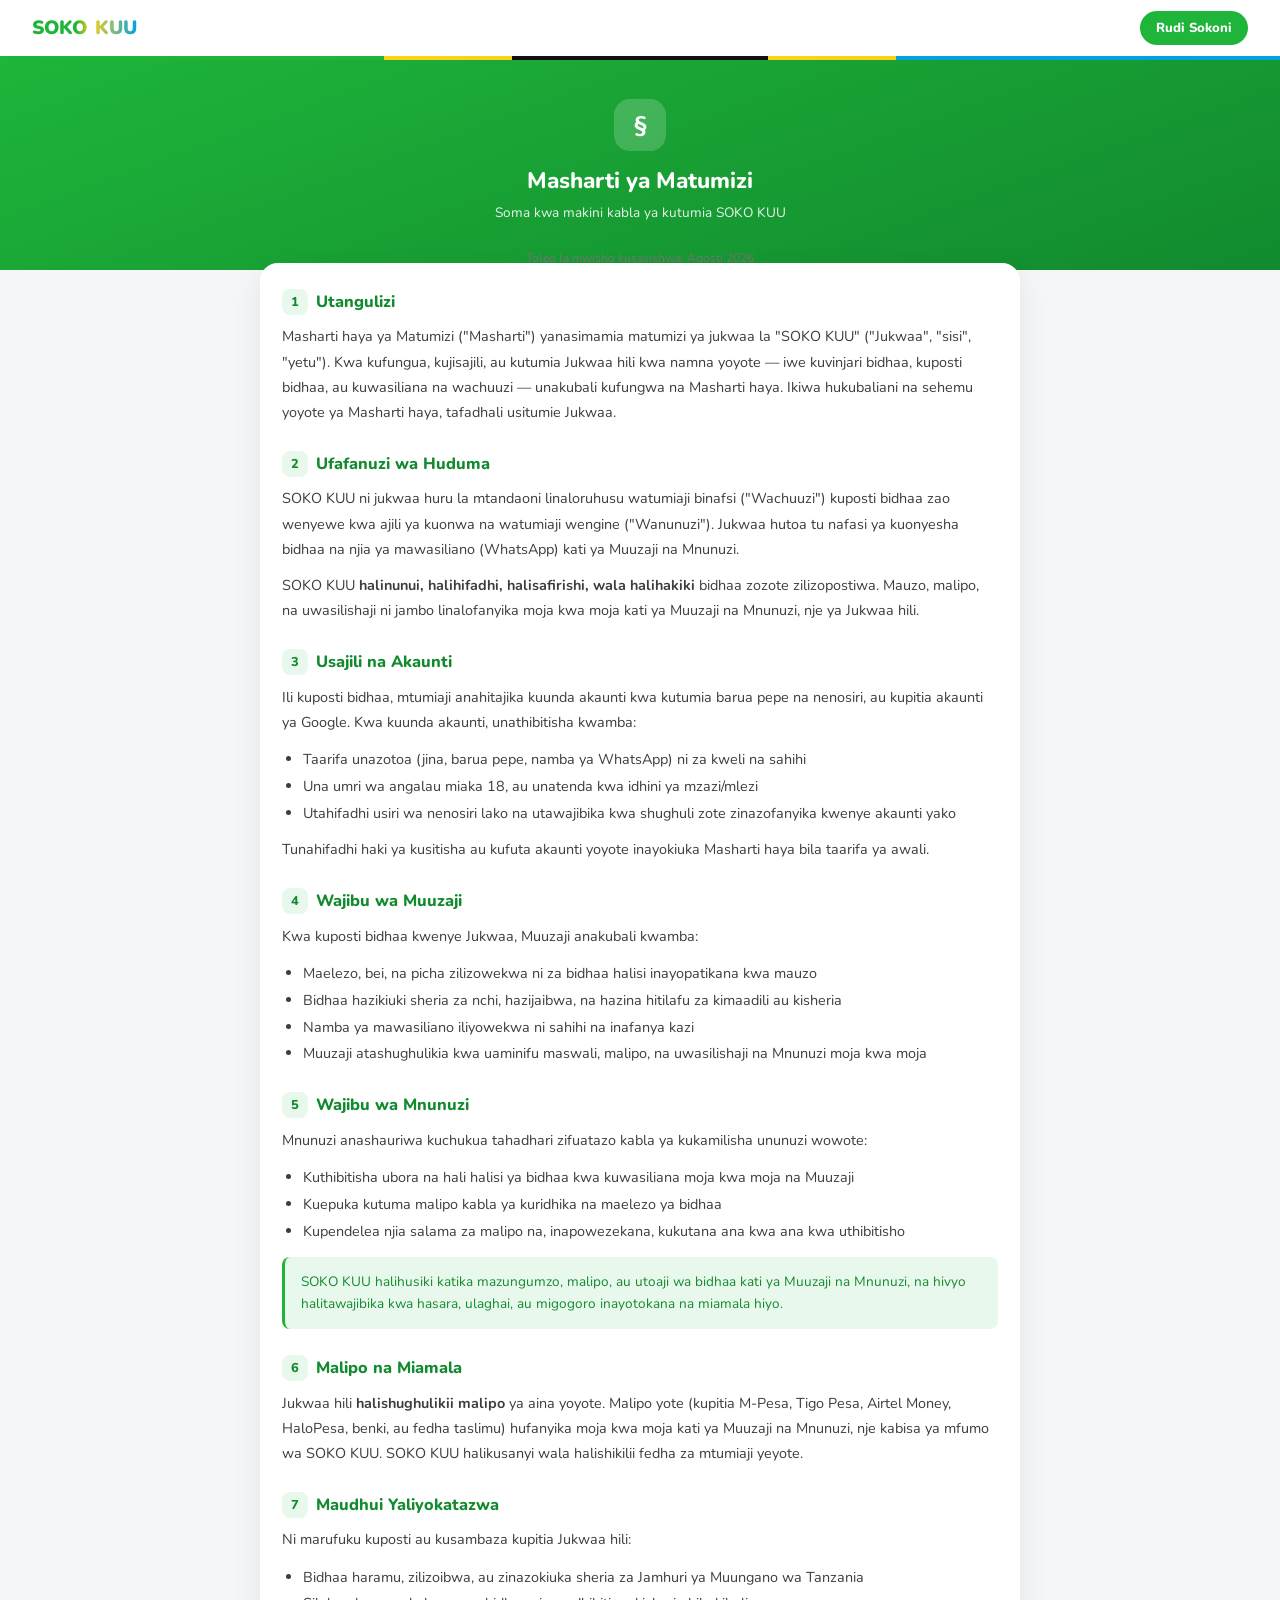
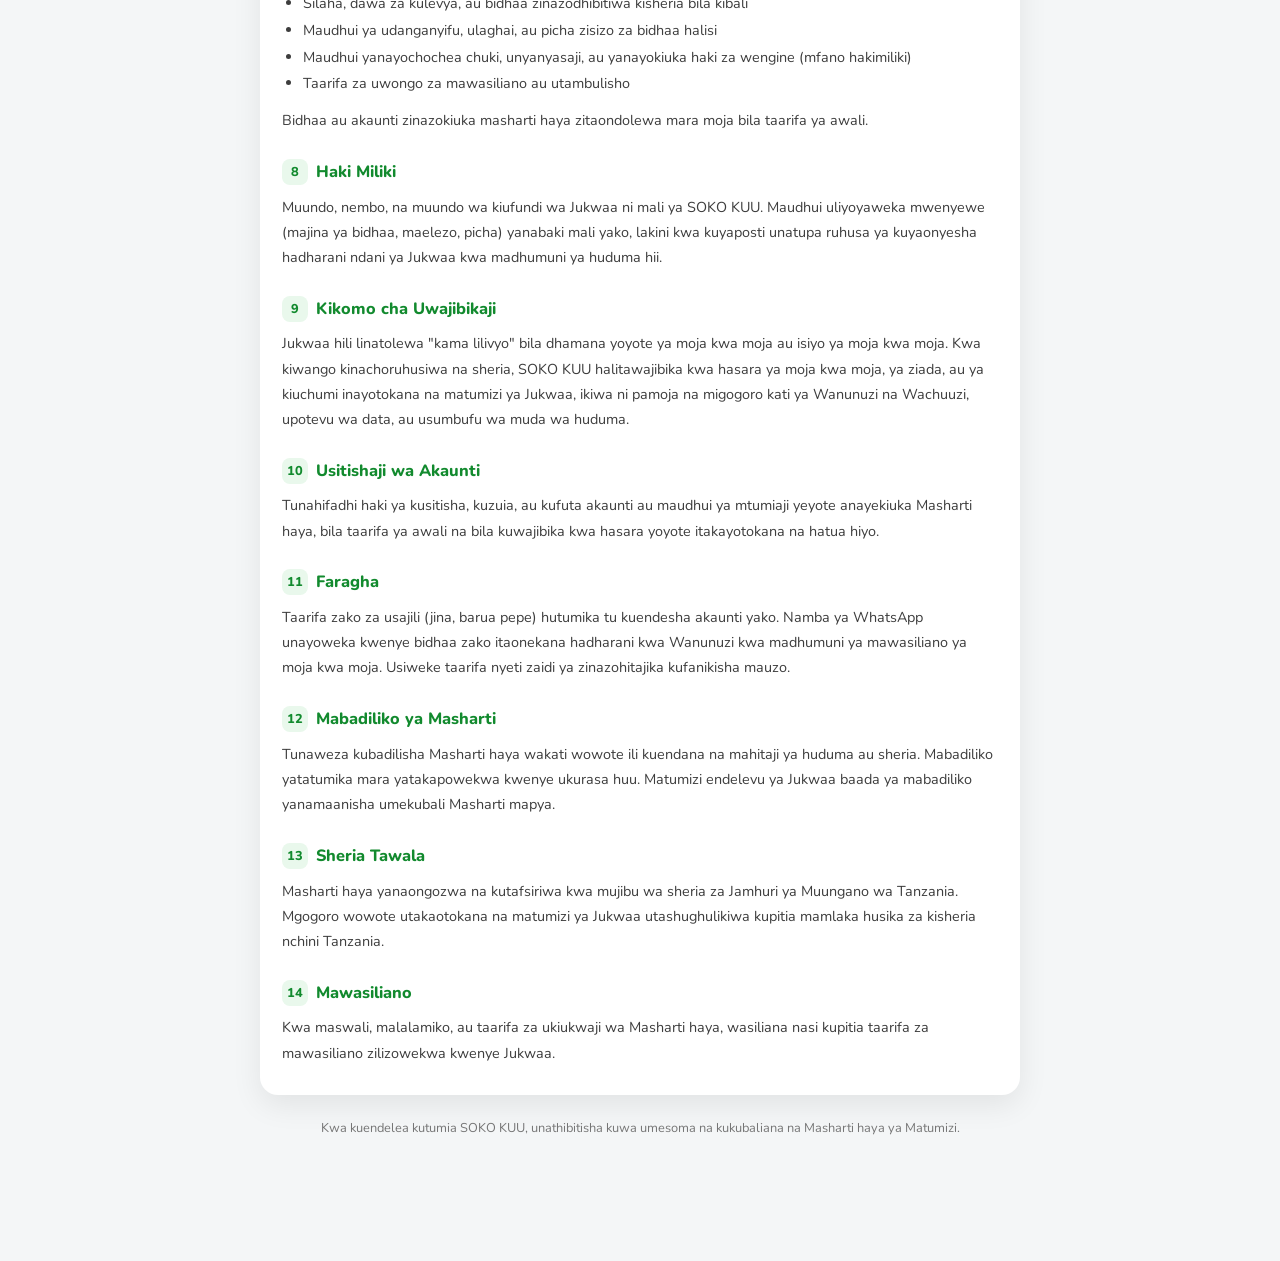
<file: terms.html>
<!DOCTYPE html>
<html lang="sw">
<head>
<meta charset="UTF-8">
<meta name="viewport" content="width=device-width, initial-scale=1.0">
<title>Masharti ya Matumizi — SOKO KUU</title>
<link rel="preconnect" href="https://fonts.googleapis.com">
<link rel="preconnect" href="https://fonts.gstatic.com" crossorigin>
<link href="https://fonts.googleapis.com/css2?family=Nunito:wght@400;600;700;800&display=swap" rel="stylesheet">
<link rel="stylesheet" href="style.css">
<style>
  .legal-hero{
    background:linear-gradient(160deg,var(--primary) 0%, var(--primary-dark) 100%);
    color:#fff;padding:2.4rem 1.4rem 3rem;text-align:center;
  }
  .legal-hero .logo-mark{
    width:52px;height:52px;border-radius:16px;background:rgba(255,255,255,.18);
    display:flex;align-items:center;justify-content:center;margin:0 auto .9rem;
    font-weight:800;font-size:1.4rem;
  }
  .legal-hero h1{margin:0 0 .4rem;font-size:1.4rem;font-weight:800;}
  .legal-hero p{margin:0;font-size:.85rem;opacity:.9;}

  .legal-card{
    background:var(--surface);border-radius:18px;
    margin:-1.6rem 1.1rem 1.5rem;padding:1.6rem 1.4rem 1.8rem;
    box-shadow:0 10px 30px rgba(0,0,0,.08);
    position:relative;z-index:2;
    max-width:760px;
    margin-left:auto;margin-right:auto;
  }
  .legal-updated{
    font-size:.75rem;color:var(--muted);text-align:center;
    margin:-1.2rem auto 1.4rem;max-width:760px;padding:0 1.1rem;
  }
  .legal-card section{margin-bottom:1.6rem;}
  .legal-card section:last-child{margin-bottom:0;}
  .legal-card h2{
    font-size:1.02rem;font-weight:800;color:var(--primary-dark);
    margin:0 0 .6rem;display:flex;align-items:center;gap:.5rem;
  }
  .legal-card h2 .num{
    width:26px;height:26px;border-radius:8px;background:var(--primary-pale);color:var(--primary-dark);
    display:flex;align-items:center;justify-content:center;font-size:.8rem;flex-shrink:0;
  }
  .legal-card p{
    font-size:.9rem;line-height:1.75;color:#3d3d3d;margin:0 0 .7rem;
  }
  .legal-card p:last-child{margin-bottom:0;}
  .legal-card ul{
    margin:0 0 .7rem;padding-left:1.3rem;
    font-size:.9rem;line-height:1.85;color:#3d3d3d;
  }
  .legal-card ul:last-child{margin-bottom:0;}
  .legal-note{
    background:var(--primary-pale);border-left:3px solid var(--primary);
    border-radius:8px;padding:.9rem 1rem;font-size:.85rem;color:var(--primary-dark);
    line-height:1.6;margin-top:.8rem;
  }
  .legal-footer{
    text-align:center;padding:0 1.1rem 3rem;color:var(--muted);font-size:.8rem;
  }
  .back-link{margin-bottom:0;}
</style>
</head>
<body>

<div class="topbar">
  <div class="brand"><span>SOKO</span><span class="dot">KUU</span></div>
  <div class="topbar-actions">
    <a class="login-btn" href="index.html">Rudi Sokoni</a>
  </div>
</div>

<div class="legal-hero">
  <div class="logo-mark">§</div>
  <h1>Masharti ya Matumizi</h1>
  <p>Soma kwa makini kabla ya kutumia SOKO KUU</p>
</div>

<p class="legal-updated">Toleo la mwisho kusasishwa: Agosti 2026</p>

<div class="legal-card">

  <section>
    <h2><span class="num">1</span>Utangulizi</h2>
    <p>
      Masharti haya ya Matumizi ("Masharti") yanasimamia matumizi ya jukwaa la "SOKO KUU"
      ("Jukwaa", "sisi", "yetu"). Kwa kufungua, kujisajili, au kutumia Jukwaa hili kwa namna
      yoyote — iwe kuvinjari bidhaa, kuposti bidhaa, au kuwasiliana na wachuuzi — unakubali
      kufungwa na Masharti haya. Ikiwa hukubaliani na sehemu yoyote ya Masharti haya, tafadhali
      usitumie Jukwaa.
    </p>
  </section>

  <section>
    <h2><span class="num">2</span>Ufafanuzi wa Huduma</h2>
    <p>
      SOKO KUU ni jukwaa huru la mtandaoni linaloruhusu watumiaji binafsi ("Wachuuzi") kuposti
      bidhaa zao wenyewe kwa ajili ya kuonwa na watumiaji wengine ("Wanunuzi"). Jukwaa hutoa tu
      nafasi ya kuonyesha bidhaa na njia ya mawasiliano (WhatsApp) kati ya Muuzaji na Mnunuzi.
    </p>
    <p>
      SOKO KUU <strong>halinunui, halihifadhi, halisafirishi, wala halihakiki</strong> bidhaa
      zozote zilizopostiwa. Mauzo, malipo, na uwasilishaji ni jambo linalofanyika moja kwa moja
      kati ya Muuzaji na Mnunuzi, nje ya Jukwaa hili.
    </p>
  </section>

  <section>
    <h2><span class="num">3</span>Usajili na Akaunti</h2>
    <p>Ili kuposti bidhaa, mtumiaji anahitajika kuunda akaunti kwa kutumia barua pepe na nenosiri, au kupitia akaunti ya Google. Kwa kuunda akaunti, unathibitisha kwamba:</p>
    <ul>
      <li>Taarifa unazotoa (jina, barua pepe, namba ya WhatsApp) ni za kweli na sahihi</li>
      <li>Una umri wa angalau miaka 18, au unatenda kwa idhini ya mzazi/mlezi</li>
      <li>Utahifadhi usiri wa nenosiri lako na utawajibika kwa shughuli zote zinazofanyika kwenye akaunti yako</li>
    </ul>
    <p>Tunahifadhi haki ya kusitisha au kufuta akaunti yoyote inayokiuka Masharti haya bila taarifa ya awali.</p>
  </section>

  <section>
    <h2><span class="num">4</span>Wajibu wa Muuzaji</h2>
    <p>Kwa kuposti bidhaa kwenye Jukwaa, Muuzaji anakubali kwamba:</p>
    <ul>
      <li>Maelezo, bei, na picha zilizowekwa ni za bidhaa halisi inayopatikana kwa mauzo</li>
      <li>Bidhaa hazikiuki sheria za nchi, hazijaibwa, na hazina hitilafu za kimaadili au kisheria</li>
      <li>Namba ya mawasiliano iliyowekwa ni sahihi na inafanya kazi</li>
      <li>Muuzaji atashughulikia kwa uaminifu maswali, malipo, na uwasilishaji na Mnunuzi moja kwa moja</li>
    </ul>
  </section>

  <section>
    <h2><span class="num">5</span>Wajibu wa Mnunuzi</h2>
    <p>Mnunuzi anashauriwa kuchukua tahadhari zifuatazo kabla ya kukamilisha ununuzi wowote:</p>
    <ul>
      <li>Kuthibitisha ubora na hali halisi ya bidhaa kwa kuwasiliana moja kwa moja na Muuzaji</li>
      <li>Kuepuka kutuma malipo kabla ya kuridhika na maelezo ya bidhaa</li>
      <li>Kupendelea njia salama za malipo na, inapowezekana, kukutana ana kwa ana kwa uthibitisho</li>
    </ul>
    <div class="legal-note">
      SOKO KUU halihusiki katika mazungumzo, malipo, au utoaji wa bidhaa kati ya Muuzaji na
      Mnunuzi, na hivyo halitawajibika kwa hasara, ulaghai, au migogoro inayotokana na miamala hiyo.
    </div>
  </section>

  <section>
    <h2><span class="num">6</span>Malipo na Miamala</h2>
    <p>
      Jukwaa hili <strong>halishughulikii malipo</strong> ya aina yoyote. Malipo yote (kupitia
      M-Pesa, Tigo Pesa, Airtel Money, HaloPesa, benki, au fedha taslimu) hufanyika moja kwa moja
      kati ya Muuzaji na Mnunuzi, nje kabisa ya mfumo wa SOKO KUU. SOKO KUU halikusanyi wala
      halishikilii fedha za mtumiaji yeyote.
    </p>
  </section>

  <section>
    <h2><span class="num">7</span>Maudhui Yaliyokatazwa</h2>
    <p>Ni marufuku kuposti au kusambaza kupitia Jukwaa hili:</p>
    <ul>
      <li>Bidhaa haramu, zilizoibwa, au zinazokiuka sheria za Jamhuri ya Muungano wa Tanzania</li>
      <li>Silaha, dawa za kulevya, au bidhaa zinazodhibitiwa kisheria bila kibali</li>
      <li>Maudhui ya udanganyifu, ulaghai, au picha zisizo za bidhaa halisi</li>
      <li>Maudhui yanayochochea chuki, unyanyasaji, au yanayokiuka haki za wengine (mfano hakimiliki)</li>
      <li>Taarifa za uwongo za mawasiliano au utambulisho</li>
    </ul>
    <p>Bidhaa au akaunti zinazokiuka masharti haya zitaondolewa mara moja bila taarifa ya awali.</p>
  </section>

  <section>
    <h2><span class="num">8</span>Haki Miliki</h2>
    <p>
      Muundo, nembo, na muundo wa kiufundi wa Jukwaa ni mali ya SOKO KUU. Maudhui uliyoyaweka
      mwenyewe (majina ya bidhaa, maelezo, picha) yanabaki mali yako, lakini kwa kuyaposti
      unatupa ruhusa ya kuyaonyesha hadharani ndani ya Jukwaa kwa madhumuni ya huduma hii.
    </p>
  </section>

  <section>
    <h2><span class="num">9</span>Kikomo cha Uwajibikaji</h2>
    <p>
      Jukwaa hili linatolewa "kama lilivyo" bila dhamana yoyote ya moja kwa moja au isiyo ya moja
      kwa moja. Kwa kiwango kinachoruhusiwa na sheria, SOKO KUU halitawajibika kwa hasara ya
      moja kwa moja, ya ziada, au ya kiuchumi inayotokana na matumizi ya Jukwaa, ikiwa ni pamoja
      na migogoro kati ya Wanunuzi na Wachuuzi, upotevu wa data, au usumbufu wa muda wa huduma.
    </p>
  </section>

  <section>
    <h2><span class="num">10</span>Usitishaji wa Akaunti</h2>
    <p>
      Tunahifadhi haki ya kusitisha, kuzuia, au kufuta akaunti au maudhui ya mtumiaji yeyote
      anayekiuka Masharti haya, bila taarifa ya awali na bila kuwajibika kwa hasara yoyote
      itakayotokana na hatua hiyo.
    </p>
  </section>

  <section>
    <h2><span class="num">11</span>Faragha</h2>
    <p>
      Taarifa zako za usajili (jina, barua pepe) hutumika tu kuendesha akaunti yako. Namba ya
      WhatsApp unayoweka kwenye bidhaa zako itaonekana hadharani kwa Wanunuzi kwa madhumuni ya
      mawasiliano ya moja kwa moja. Usiweke taarifa nyeti zaidi ya zinazohitajika kufanikisha mauzo.
    </p>
  </section>

  <section>
    <h2><span class="num">12</span>Mabadiliko ya Masharti</h2>
    <p>
      Tunaweza kubadilisha Masharti haya wakati wowote ili kuendana na mahitaji ya huduma au
      sheria. Mabadiliko yatatumika mara yatakapowekwa kwenye ukurasa huu. Matumizi endelevu ya
      Jukwaa baada ya mabadiliko yanamaanisha umekubali Masharti mapya.
    </p>
  </section>

  <section>
    <h2><span class="num">13</span>Sheria Tawala</h2>
    <p>
      Masharti haya yanaongozwa na kutafsiriwa kwa mujibu wa sheria za Jamhuri ya Muungano wa
      Tanzania. Mgogoro wowote utakaotokana na matumizi ya Jukwaa utashughulikiwa kupitia mamlaka
      husika za kisheria nchini Tanzania.
    </p>
  </section>

  <section>
    <h2><span class="num">14</span>Mawasiliano</h2>
    <p>
      Kwa maswali, malalamiko, au taarifa za ukiukwaji wa Masharti haya, wasiliana nasi kupitia
      taarifa za mawasiliano zilizowekwa kwenye Jukwaa.
    </p>
  </section>

</div>

<p class="legal-footer">
  Kwa kuendelea kutumia SOKO KUU, unathibitisha kuwa umesoma na kukubaliana na Masharti haya ya Matumizi.
</p>

</body>
</html>
</file>
<file: style.css>
/* =========================================================
   DUKA LANGU 🇹🇿
   TANZANIA MARKETPLACE DESIGN SYSTEM
   ========================================================= */


/* ============ TOKENS ============ */

:root{

  /* ===== Tanzania Flag Colors ===== */

  --green:#1eb53a;
  --green-dark:#128a2e;
  --green-light:#e9f8ec;

  --gold:#fcd116;
  --gold-dark:#d9ad00;
  --gold-light:#fff8cf;

  --black:#111111;
  --black-soft:#222222;

  --blue:#00a3dd;
  --blue-dark:#0077a8;
  --blue-light:#e5f6fc;


  /* ===== Main Theme ===== */

  --primary:#1eb53a;
  --primary-dark:#128a2e;
  --primary-pale:#e9f8ec;

  --orange:#fcd116;
  --orange-ink:#111111;

  --tzblue:#00a3dd;
  --tzblue-dark:#0077a8;

  --ink:#1c1c1c;
  --muted:#767676;

  --line:#e5e5e5;
  --bg:#f4f6f7;
  --surface:#ffffff;

  --danger:#c53030;

  --radius:14px;


  /* ===== Tanzania Diagonal Gradient ===== */

  --tz-gradient:
    linear-gradient(
      135deg,
      #1eb53a 0%,
      #1eb53a 32%,
      #fcd116 32%,
      #fcd116 35%,
      #111111 35%,
      #111111 50%,
      #fcd116 50%,
      #fcd116 53%,
      #00a3dd 53%,
      #00a3dd 100%
    );


  /* ===== Soft Tanzania Gradient ===== */

  --tz-gradient-soft:
    linear-gradient(
      135deg,
      rgba(30,181,58,.12),
      rgba(252,209,22,.10),
      rgba(0,163,221,.12)
    );

}


/* ============ GLOBAL ============ */

*{
  box-sizing:border-box;
}

html{
  scroll-behavior:smooth;
}

body{
  margin:0;
  background:var(--bg);
  color:var(--ink);
  font-family:'Nunito',system-ui,sans-serif;
  padding-bottom:64px;
}

a{
  text-decoration:none;
  color:inherit;
}

button{
  font-family:inherit;
  cursor:pointer;
  border:none;
  background:none;
}

input,
textarea,
select{
  font-family:inherit;
}

::-webkit-scrollbar{
  width:6px;
}

::-webkit-scrollbar-thumb{
  background:#ccc;
  border-radius:6px;
}

::-webkit-scrollbar-track{
  background:transparent;
}


/* =========================================================
   TOP BAR
   ========================================================= */

.topbar{

  background:var(--surface);

  display:flex;
  align-items:center;
  justify-content:space-between;

  padding:.7rem 1rem;

  border-bottom:4px solid transparent;

  border-image:
    linear-gradient(
      90deg,
      var(--green) 0%,
      var(--green) 30%,
      var(--gold) 30%,
      var(--gold) 40%,
      var(--black) 40%,
      var(--black) 60%,
      var(--gold) 60%,
      var(--gold) 70%,
      var(--blue) 70%,
      var(--blue) 100%
    ) 1;

  position:sticky;
  top:0;
  z-index:30;
}


/* ===== BRAND ===== */

.topbar .brand{

  display:flex;
  align-items:center;
  gap:.5rem;

  font-weight:900;
  font-size:1.2rem;

  background:
    linear-gradient(
      90deg,
      var(--green) 0%,
      var(--green) 42%,
      var(--gold) 56%,
      var(--blue) 100%
    );

  -webkit-background-clip:text;
  background-clip:text;
  -webkit-text-fill-color:transparent;
}

.topbar .brand .dot{
  color:var(--gold);
}


/* ===== TOP ACTIONS ===== */

.topbar-actions{
  display:flex;
  gap:.6rem;
  align-items:center;
}


/* ===== ICON BUTTON ===== */

.icon-btn{

  width:36px;
  height:36px;

  border-radius:50%;

  display:flex;
  align-items:center;
  justify-content:center;

  background:var(--primary-pale);
  color:var(--primary-dark);

  font-size:1rem;

  transition:.2s;
}

.icon-btn:hover{
  background:var(--green);
  color:#fff;
}


/* ===== USER CHIP ===== */

.user-chip{

  display:flex;
  align-items:center;
  gap:.5rem;

  background:var(--primary-pale);

  border-radius:999px;

  padding:.35rem .8rem .35rem .35rem;

  font-size:.8rem;
  font-weight:700;

  color:var(--primary-dark);
}

.user-chip .avatar{

  width:26px;
  height:26px;

  border-radius:50%;

  background:
    linear-gradient(
      135deg,
      var(--green),
      var(--green-dark)
    );

  color:#fff;

  display:flex;
  align-items:center;
  justify-content:center;

  font-size:.75rem;
  font-weight:800;
}


/* ===== LOGIN ===== */

.login-btn{

  background:var(--green);
  color:#fff;

  padding:.5rem 1rem;

  border-radius:999px;

  font-weight:800;
  font-size:.82rem;

  transition:.2s;
}

.login-btn:hover{
  background:var(--green-dark);
}


/* =========================================================
   HERO
   ========================================================= */

.hero{

  background:
    linear-gradient(
      135deg,

      var(--green) 0%,
      var(--green) 32%,

      var(--gold) 32%,
      var(--gold) 35%,

      var(--black) 35%,
      var(--black) 50%,

      var(--gold) 50%,
      var(--gold) 53%,

      var(--blue) 53%,
      var(--blue) 100%
    );

  padding:1.6rem 1.1rem 2.2rem;

  color:#fff;

  position:relative;

  overflow:hidden;
}


/* subtle overlay */

.hero::after{

  content:"";

  position:absolute;
  inset:0;

  background:
    linear-gradient(
      135deg,
      rgba(255,255,255,.04),
      transparent 45%,
      rgba(0,0,0,.08)
    );

  pointer-events:none;
}


/* Hero content */

.hero > *{
  position:relative;
  z-index:2;
}


/* ===== HERO TITLE ===== */

.hero h1{

  margin:0 0 1rem;

  font-size:1.35rem;
  font-weight:900;

  text-align:center;

  text-shadow:
    0 2px 5px rgba(0,0,0,.18);
}


/* =========================================================
   SEARCH BOX
   ========================================================= */

.search-box{

  display:flex;

  background:#fff;

  border-radius:999px;

  overflow:hidden;

  box-shadow:
    0 7px 20px rgba(0,0,0,.18);

  border:2px solid rgba(255,255,255,.7);
}

.search-box input{

  flex:1;

  border:none;
  outline:none;

  padding:.85rem 1rem;

  font-size:.95rem;

  color:var(--ink);

  background:#fff;
}

.search-box button{

  background:var(--green);

  color:#fff;

  width:52px;

  display:flex;
  align-items:center;
  justify-content:center;

  font-size:1.1rem;

  transition:.2s;
}

.search-box button:hover{
  background:var(--green-dark);
}


/* =========================================================
   PILLS
   ========================================================= */

.pill-row{

  display:flex;

  gap:.6rem;

  padding:1rem 1.1rem 0;

  overflow-x:auto;

  scrollbar-width:none;
}

.pill-row::-webkit-scrollbar{
  display:none;
}

.pill{

  flex-shrink:0;

  display:flex;
  align-items:center;

  gap:.4rem;

  background:var(--surface);

  border:1px solid var(--line);

  border-radius:999px;

  padding:.55rem 1rem;

  font-size:.82rem;
  font-weight:700;

  white-space:nowrap;

  color:var(--ink);

  transition:.2s;
}

.pill:hover,
.pill:active{

  background:var(--primary-pale);

  border-color:var(--green);

  color:var(--green-dark);

  transform:translateY(-1px);
}


/* =========================================================
   QUICK ADD TILE
   ========================================================= */

.quick-add{
  margin:1.2rem 1.1rem 0;
}

.quick-tile{

  display:flex;

  flex-direction:column;

  align-items:center;
  justify-content:center;

  gap:.5rem;

  background:var(--surface);

  border:1px solid var(--line);

  border-radius:var(--radius);

  padding:1.1rem;

  width:100%;

  transition:.2s;
}

.quick-tile:hover{

  border-color:var(--gold);

  box-shadow:
    0 6px 18px rgba(0,0,0,.06);
}


/* ===== QUICK ICON ===== */

.quick-tile .tile-icon{

  width:52px;
  height:52px;

  border-radius:14px;

  background:var(--gold);

  color:var(--black);

  font-size:1.6rem;
  font-weight:800;

  display:flex;
  align-items:center;
  justify-content:center;

  box-shadow:
    0 5px 12px rgba(252,209,22,.28);
}

.quick-tile span.label{

  font-weight:800;
  font-size:.95rem;
}

.quick-tile span.sub{

  font-size:.78rem;
  color:var(--muted);
}


/* =========================================================
   SECTION HEAD
   ========================================================= */

.section-head{

  display:flex;

  justify-content:space-between;
  align-items:center;

  padding:1.4rem 1.1rem .7rem;
}

.section-head h2{

  margin:0;

  font-size:1.05rem;

  font-weight:900;
}

.section-head span{

  font-size:.8rem;

  color:var(--muted);

  font-weight:700;
}


/* =========================================================
   TOGGLE
   ========================================================= */

.toggle-row{

  display:flex;

  gap:.5rem;

  padding:0 1.1rem 1rem;
}

.toggle-btn{

  flex:1;

  text-align:center;

  padding:.55rem;

  border-radius:8px;

  font-weight:700;

  font-size:.82rem;

  border:1px solid var(--line);

  background:var(--surface);

  color:var(--muted);

  transition:.2s;
}

.toggle-btn.active{

  background:var(--green);

  border-color:var(--green);

  color:#fff;

  box-shadow:
    0 4px 10px rgba(30,181,58,.18);
}


/* =========================================================
   GRID
   ========================================================= */

.grid{

  display:grid;

  grid-template-columns:repeat(2,1fr);

  gap:.8rem;

  padding:0 1.1rem;
}

@media(min-width:560px){

  .grid{
    grid-template-columns:repeat(3,1fr);
  }

}

@media(min-width:820px){

  .grid{
    grid-template-columns:repeat(4,1fr);
  }

}


/* =========================================================
   CARDS
   ========================================================= */

.card{

  background:var(--surface);

  border-radius:var(--radius);

  overflow:hidden;

  border:1px solid var(--line);

  display:flex;

  flex-direction:column;

  position:relative;

  transition:
    transform .2s ease,
    box-shadow .2s ease;
}

.card:hover{

  transform:translateY(-3px);

  box-shadow:
    0 8px 24px rgba(0,0,0,.08);
}


/* ===== FLAG ACCENT ===== */

.card::before{

  content:"";

  position:absolute;

  top:0;
  left:0;
  right:0;

  height:3px;

  background:
    linear-gradient(
      90deg,

      var(--green) 0%,
      var(--green) 30%,

      var(--gold) 30%,
      var(--gold) 40%,

      var(--black) 40%,
      var(--black) 60%,

      var(--gold) 60%,
      var(--gold) 70%,

      var(--blue) 70%,
      var(--blue) 100%
    );

  z-index:3;
}


/* =========================================================
   CARD MEDIA
   ========================================================= */

.card-media{

  aspect-ratio:1/1;

  background:#eef1ee;

  position:relative;

  overflow:hidden;
}

.card-media img{

  width:100%;
  height:100%;

  object-fit:cover;

  display:block;

  transition:transform .3s ease;
}

.card:hover .card-media img{
  transform:scale(1.03);
}


/* ===== NO IMAGE ===== */

.no-img{

  width:100%;
  height:100%;

  display:flex;

  align-items:center;
  justify-content:center;

  color:#b3b8b3;

  font-size:.72rem;

  font-weight:700;

  text-align:center;

  background:
    linear-gradient(
      135deg,
      #f1f5f2,
      #edf1f4
    );
}


/* =========================================================
   BADGES
   ========================================================= */

.badge-new{

  position:absolute;

  top:.5rem;
  left:.5rem;

  background:var(--gold);

  color:var(--black);

  font-size:.62rem;

  font-weight:900;

  text-transform:uppercase;

  padding:.22rem .5rem;

  border-radius:5px;

  z-index:4;
}

.badge-mine{

  position:absolute;

  bottom:.5rem;
  left:.5rem;

  background:var(--green-dark);

  color:#fff;

  font-size:.6rem;

  font-weight:900;

  text-transform:uppercase;

  padding:.2rem .5rem;

  border-radius:5px;

  z-index:4;
}

.badge-sold{

  position:absolute;

  top:.5rem;
  left:.5rem;

  background:var(--danger);

  color:#fff;

  font-size:.62rem;

  font-weight:900;

  text-transform:uppercase;

  padding:.22rem .5rem;

  border-radius:5px;

  z-index:5;
}


/* =========================================================
   HEART
   ========================================================= */

.heart-btn{

  position:absolute;

  top:.4rem;
  right:.4rem;

  width:30px;
  height:30px;

  border-radius:50%;

  background:rgba(255,255,255,.94);

  font-size:.95rem;

  display:flex;

  align-items:center;
  justify-content:center;

  box-shadow:
    0 2px 8px rgba(0,0,0,.08);

  z-index:5;

  transition:.2s;
}

.heart-btn:hover{

  transform:scale(1.08);

  background:#fff;
}


/* =========================================================
   CATEGORY
   ========================================================= */

.cat-tag{

  display:inline-block;

  font-size:.68rem;

  font-weight:800;

  color:var(--blue-dark);

  background:var(--blue-light);

  padding:.15rem .5rem;

  border-radius:5px;

  margin-bottom:.15rem;

  align-self:flex-start;
}


/* =========================================================
   SELLER
   ========================================================= */

.seller-row{

  display:flex;

  justify-content:space-between;

  align-items:center;
}

.views{

  font-size:.7rem;

  color:var(--muted);

  flex-shrink:0;
}

.owner-btn{

  flex:1;

  text-align:center;

  padding:.5rem .3rem;

  border-radius:8px;

  font-weight:700;

  font-size:.72rem;

  background:var(--bg);

  border:1px solid var(--line);

  color:var(--ink);
}

.owner-btn.active{

  background:var(--primary-pale);

  border-color:var(--green);

  color:var(--green-dark);
}

.owner-btn.danger{

  flex:0 0 auto;

  padding:.5rem .6rem;

  color:var(--danger);
}


/* =========================================================
   CARD BODY
   ========================================================= */

.card-body{

  padding:.65rem .7rem .8rem;

  display:flex;

  flex-direction:column;

  gap:.25rem;
}

.price{

  font-weight:900;

  font-size:1.02rem;

  color:var(--ink);
}

.title{

  font-size:.82rem;

  color:#3d3d3d;

  line-height:1.3;

  min-height:2.1em;

  display:-webkit-box;

  -webkit-line-clamp:2;

  -webkit-box-orient:vertical;

  overflow:hidden;
}

.seller{

  font-size:.7rem;

  color:var(--muted);
}


/* =========================================================
   BUY BUTTON
   ========================================================= */

.buy-btn{

  margin-top:.4rem;

  background:var(--green);

  color:#fff;

  text-align:center;

  padding:.55rem;

  border-radius:8px;

  font-weight:800;

  font-size:.8rem;

  transition:.2s;
}

.buy-btn:hover{

  background:var(--green-dark);

  transform:translateY(-1px);
}

.buy-btn.disabled{

  background:#d8d8d8;

  color:#888;
}


/* =========================================================
   EMPTY / LOADING
   ========================================================= */

#empty,
#loading{

  text-align:center;

  padding:3.4rem 1.2rem;
}

#empty{
  display:none;
}

#empty .ring{

  width:64px;
  height:64px;

  border-radius:50%;

  margin:0 auto 1rem;

  background:var(--primary-pale);

  color:var(--green-dark);

  display:flex;

  align-items:center;
  justify-content:center;

  font-size:1.5rem;

  font-weight:800;
}

#empty h3{

  margin:0 0 .3rem;

  font-size:1.05rem;
}

#empty p{

  margin:0 0 1.1rem;

  color:var(--muted);

  font-size:.85rem;
}

#loading{

  color:var(--muted);

  font-size:.85rem;
}


/* ===== SPINNER ===== */

.spinner{

  width:26px;
  height:26px;

  border-radius:50%;

  border:3px solid var(--primary-pale);

  border-top-color:var(--green);

  margin:0 auto .8rem;

  animation:spin .7s linear infinite;
}

@keyframes spin{

  to{
    transform:rotate(360deg);
  }

}


/* =========================================================
   BOTTOM NAV
   ========================================================= */

.bottom-nav{

  position:fixed;

  left:0;
  right:0;
  bottom:0;

  z-index:40;

  background:var(--surface);

  border-top:1px solid var(--line);

  display:flex;

  padding:
    .4rem
    0
    calc(.4rem + env(safe-area-inset-bottom));
}

.bottom-nav button{

  flex:1;

  display:flex;

  flex-direction:column;

  align-items:center;

  gap:.2rem;

  color:var(--muted);

  font-size:.68rem;

  font-weight:700;

  padding:.2rem 0;

  transition:.2s;
}

.bottom-nav button.active{
  color:var(--green);
}

.bottom-nav .nav-icon{
  font-size:1.15rem;
}


/* =========================================================
   CENTER FAB
   ========================================================= */

.bottom-nav .center-fab{

  width:46px;
  height:46px;

  border-radius:50%;

  background:
    linear-gradient(
      135deg,

      var(--green) 0%,
      var(--green) 35%,

      var(--gold) 35%,
      var(--gold) 50%,

      var(--black) 50%,
      var(--black) 65%,

      var(--blue) 65%,
      var(--blue) 100%
    );

  color:#fff;

  display:flex;

  align-items:center;
  justify-content:center;

  font-size:1.3rem;

  font-weight:900;

  margin:-16px auto 0;

  border:3px solid #fff;

  box-shadow:
    0 6px 16px rgba(0,0,0,.22);
}


/* =========================================================
   DRAWER
   ========================================================= */

.overlay{

  position:fixed;

  inset:0;

  background:rgba(0,0,0,.4);

  z-index:50;

  opacity:0;

  pointer-events:none;

  transition:.2s;
}

.overlay.open{

  opacity:1;

  pointer-events:auto;
}


.drawer{

  position:fixed;

  left:0;
  right:0;
  bottom:0;

  z-index:60;

  background:var(--surface);

  border-radius:18px 18px 0 0;

  max-height:88vh;

  transform:translateY(100%);

  transition:
    transform .3s cubic-bezier(.22,1,.36,1);

  display:flex;

  flex-direction:column;
}

.drawer.open{
  transform:translateY(0);
}


/* ===== DRAWER HEADER ===== */

.drawer-head{

  padding:1rem 1.2rem;

  border-bottom:1px solid var(--line);

  display:flex;

  justify-content:space-between;

  align-items:center;
}

.drawer-head h2{

  margin:0;

  font-size:1.05rem;

  font-weight:900;
}

.drawer-body{

  padding:1.2rem;

  overflow-y:auto;
}


/* =========================================================
   FORM
   ========================================================= */

.section-label{

  font-size:.72rem;

  font-weight:900;

  text-transform:uppercase;

  letter-spacing:.04em;

  color:var(--green-dark);

  margin:0 0 .7rem;
}

.panel-block{

  padding:1.1rem;

  background:#fafafa;

  border:1px solid var(--line);

  border-radius:var(--radius);

  margin-bottom:1.1rem;
}

.field{

  display:flex;

  flex-direction:column;

  gap:.3rem;

  margin-bottom:.85rem;
}

.field:last-child{
  margin-bottom:0;
}

label{

  font-size:.78rem;

  font-weight:800;
}


input[type=text],
input[type=tel],
input[type=number],
input[type=email],
input[type=password],
textarea,
select{

  font-size:.9rem;

  padding:.65rem .8rem;

  border:1px solid var(--line);

  border-radius:8px;

  background:#fff;

  color:var(--ink);

  outline:none;

  width:100%;

  transition:.2s;
}

input:focus,
textarea:focus,
select:focus{

  border-color:var(--green);

  box-shadow:
    0 0 0 3px rgba(30,181,58,.08);
}

textarea{

  resize:vertical;

  min-height:70px;
}


/* =========================================================
   FILE DROP
   ========================================================= */

.file-drop{

  border:1.5px dashed var(--line);

  border-radius:8px;

  padding:1rem;

  text-align:center;

  position:relative;

  cursor:pointer;

  transition:.2s;
}

.file-drop:hover{

  border-color:var(--green);

  background:var(--primary-pale);
}

.file-drop input{

  position:absolute;

  inset:0;

  opacity:0;

  cursor:pointer;
}

.file-drop-label{

  font-size:.8rem;

  color:var(--muted);

  pointer-events:none;
}

.img-preview{

  width:100%;

  height:140px;

  object-fit:cover;

  border-radius:8px;

  margin-top:.6rem;

  display:none;
}


/* =========================================================
   BUTTONS
   ========================================================= */

.btn-full{

  width:100%;

  text-align:center;

  padding:.75rem;

  border-radius:8px;

  font-weight:900;

  font-size:.88rem;
}

.btn-primary{

  background:var(--green);

  color:#fff;
}

.btn-primary:hover{
  background:var(--green-dark);
}

.btn-orange{

  background:var(--gold);

  color:var(--black);
}

.btn-orange:hover{
  background:var(--gold-dark);
}

.btn-full:disabled{

  opacity:.6;

  pointer-events:none;
}

.hint{

  font-size:.75rem;

  color:var(--muted);

  margin-top:.5rem;

  line-height:1.4;
}

.close-x{

  width:32px;
  height:32px;

  border-radius:50%;

  background:#f0f0f0;

  display:flex;

  align-items:center;
  justify-content:center;

  flex-shrink:0;

  transition:.2s;
}

.close-x:hover{

  background:var(--gold);

  color:var(--black);
}


/* =========================================================
   AUTH PAGE
   ========================================================= */

.auth-shell{

  min-height:100vh;

  display:flex;

  flex-direction:column;

  padding-bottom:0;
}


/* ===== AUTH HERO ===== */

.auth-hero{

  background:
    linear-gradient(
      135deg,

      var(--green) 0%,
      var(--green) 32%,

      var(--gold) 32%,
      var(--gold) 35%,

      var(--black) 35%,
      var(--black) 50%,

      var(--gold) 50%,
      var(--gold) 53%,

      var(--blue) 53%,
      var(--blue) 100%
    );

  color:#fff;

  padding:2.6rem 1.4rem 3rem;

  text-align:center;
}

.auth-hero .logo-mark{

  width:56px;
  height:56px;

  border-radius:16px;

  background:rgba(255,255,255,.18);

  display:flex;

  align-items:center;
  justify-content:center;

  margin:0 auto .9rem;

  font-weight:900;

  font-size:1.5rem;

  border:2px solid rgba(255,255,255,.35);
}

.auth-hero h1{

  margin:0 0 .3rem;

  font-size:1.3rem;

  font-weight:900;
}

.auth-hero p{

  margin:0;

  font-size:.85rem;

  opacity:.9;
}


/* ===== AUTH CARD ===== */

.auth-card{

  background:var(--surface);

  border-radius:18px;

  margin:-1.6rem 1.1rem 1.5rem;

  padding:1.4rem;

  box-shadow:
    0 10px 30px rgba(0,0,0,.08);

  position:relative;

  z-index:2;
}


/* =========================================================
   AUTH TABS
   ========================================================= */

.tabs{

  display:flex;

  background:var(--bg);

  border-radius:999px;

  padding:.25rem;

  margin-bottom:1.3rem;
}

.tab{

  flex:1;

  text-align:center;

  padding:.6rem;

  border-radius:999px;

  font-weight:800;

  font-size:.85rem;

  color:var(--muted);

  transition:.2s;
}

.tab.active{

  background:var(--green);

  color:#fff;
}


/* =========================================================
   AUTH ERROR
   ========================================================= */

.auth-error{

  background:#fdecec;

  color:var(--danger);

  border:1px solid #f6c6c6;

  padding:.7rem .9rem;

  border-radius:8px;

  font-size:.82rem;

  font-weight:600;

  margin-bottom:1rem;

  display:none;
}

.auth-error.show{
  display:block;
}


/* =========================================================
   DIVIDER
   ========================================================= */

.divider{

  display:flex;

  align-items:center;

  gap:.7rem;

  margin:1.2rem 0;

  color:var(--muted);

  font-size:.78rem;
}

.divider::before,
.divider::after{

  content:"";

  flex:1;

  height:1px;

  background:var(--line);
}


/* =========================================================
   GOOGLE BUTTON
   ========================================================= */

.google-btn{

  width:100%;

  display:flex;

  align-items:center;

  justify-content:center;

  gap:.6rem;

  padding:.75rem;

  border:1px solid var(--line);

  border-radius:8px;

  background:#fff;

  font-weight:700;

  font-size:.86rem;

  color:var(--ink);

  transition:.2s;
}

.google-btn:hover{

  background:#fafafa;

  border-color:#ccc;
}


/* =========================================================
   BACK LINK
   ========================================================= */

.back-link{

  display:block;

  text-align:center;

  padding:0 1.1rem 2rem;

  color:var(--green-dark);

  font-weight:700;

  font-size:.85rem;
}


/* =========================================================
   MESSAGE BUTTON
   ========================================================= */

.card-actions{

  display:flex;

  gap:.4rem;

  margin-top:.4rem;
}

.card-actions .buy-btn{

  margin-top:0;

  flex:1;
}

.msg-btn{

  flex:1;

  text-align:center;

  padding:.55rem;

  border-radius:8px;

  font-weight:700;

  font-size:.8rem;

  background:var(--blue-light);

  color:var(--blue-dark);

  border:1px solid rgba(0,163,221,.12);

  transition:.2s;
}

.msg-btn:hover{

  background:#d4f0fa;

  border-color:var(--blue);
}


/* =========================================================
   NAV BADGE
   ========================================================= */

.nav-badge-wrap{

  position:relative;

  display:inline-block;
}

.nav-dot{

  position:absolute;

  top:-2px;
  right:-6px;

  width:9px;
  height:9px;

  border-radius:50%;

  background:var(--danger);

  border:2px solid var(--surface);
}


/* =========================================================
   INBOX LIST
   ========================================================= */

.inbox-item{

  display:flex;

  gap:.8rem;

  align-items:center;

  padding:.85rem .3rem;

  border-bottom:1px solid var(--line);

  cursor:pointer;

  transition:.15s;
}

.inbox-item:hover{
  background:var(--primary-pale);
}

.inbox-item:last-child{
  border-bottom:none;
}

.inbox-avatar{

  width:44px;
  height:44px;

  border-radius:50%;

  flex-shrink:0;

  background:var(--primary-pale);

  color:var(--green-dark);

  display:flex;

  align-items:center;
  justify-content:center;

  font-weight:800;

  font-size:1rem;
}

.inbox-info{

  flex:1;

  min-width:0;
}

.inbox-top{

  display:flex;

  justify-content:space-between;

  align-items:baseline;

  gap:.5rem;
}

.inbox-name{

  font-weight:800;

  font-size:.9rem;
}

.inbox-time{

  font-size:.7rem;

  color:var(--muted);

  flex-shrink:0;
}

.inbox-product{

  font-size:.76rem;

  color:var(--green-dark);

  font-weight:700;

  margin-top:.1rem;
}

.inbox-preview{

  font-size:.82rem;

  color:var(--muted);

  margin-top:.15rem;

  white-space:nowrap;

  overflow:hidden;

  text-overflow:ellipsis;
}

.inbox-item.unread .inbox-preview{

  color:var(--ink);

  font-weight:700;
}

.inbox-item.unread .inbox-name{

  color:var(--green-dark);
}

.inbox-unread-dot{

  width:9px;
  height:9px;

  border-radius:50%;

  background:var(--green);

  flex-shrink:0;
}

#inboxEmpty{

  text-align:center;

  padding:2.6rem 1rem;

  color:var(--muted);

  font-size:.88rem;
}


/* =========================================================
   CHAT DRAWER
   ========================================================= */

.chat-head-info{

  display:flex;

  flex-direction:column;
}

.chat-head-info .chat-name{

  font-weight:800;

  font-size:1rem;
}

.chat-head-info .chat-product{

  font-size:.75rem;

  color:var(--muted);
}

.chat-body{

  flex:1;

  overflow-y:auto;

  padding:1rem 1.1rem;

  display:flex;

  flex-direction:column;

  gap:.6rem;

  background:var(--bg);
}


/* ===== CHAT BUBBLE ===== */

.bubble{

  max-width:78%;

  padding:.6rem .85rem;

  border-radius:14px;

  font-size:.87rem;

  line-height:1.45;

  word-wrap:break-word;
}

.bubble.them{

  align-self:flex-start;

  background:var(--surface);

  border:1px solid var(--line);

  border-bottom-left-radius:4px;
}

.bubble.me{

  align-self:flex-end;

  background:var(--blue);

  color:#fff;

  border-bottom-right-radius:4px;
}

.bubble-time{

  display:block;

  font-size:.65rem;

  opacity:.7;

  margin-top:.25rem;

  text-align:right;
}

#chatEmpty{

  text-align:center;

  color:var(--muted);

  font-size:.85rem;

  padding:2rem 1rem;
}


/* =========================================================
   CHAT INPUT
   ========================================================= */

.chat-input-row{

  display:flex;

  gap:.6rem;

  align-items:flex-end;

  padding:
    .8rem
    1rem
    calc(.8rem + env(safe-area-inset-bottom));

  border-top:1px solid var(--line);

  background:var(--surface);
}

.chat-input-row textarea{

  flex:1;

  resize:none;

  max-height:100px;

  min-height:42px;

  border-radius:999px;

  padding:.6rem 1rem;
}

.chat-send-btn{

  width:42px;
  height:42px;

  border-radius:50%;

  flex-shrink:0;

  background:var(--green);

  color:#fff;

  display:flex;

  align-items:center;
  justify-content:center;

  font-size:1.1rem;
}

.chat-send-btn:hover{
  background:var(--green-dark);
}

.chat-send-btn:disabled{
  opacity:.5;
}


/* =========================================================
   ACCOUNT DRAWER
   ========================================================= */

.acct-tabs{

  display:flex;

  gap:.3rem;

  overflow-x:auto;

  padding:.7rem 1rem;

  border-bottom:1px solid var(--line);

  flex-shrink:0;

  scrollbar-width:none;
}

.acct-tabs::-webkit-scrollbar{
  display:none;
}

.acct-tab{

  flex-shrink:0;

  padding:.5rem .8rem;

  border-radius:999px;

  font-size:.78rem;

  font-weight:700;

  color:var(--muted);

  background:var(--bg);

  white-space:nowrap;

  transition:.2s;
}

.acct-tab.active{

  background:var(--green);

  color:#fff;
}


/* =========================================================
   PROFILE
   ========================================================= */

.profile-head{

  text-align:center;

  padding:.6rem 0 1.3rem;
}

.profile-avatar-wrap{

  position:relative;

  width:76px;
  height:76px;

  margin:0 auto .8rem;
}

.profile-avatar{

  width:76px;
  height:76px;

  border-radius:50%;

  object-fit:cover;

  background:var(--green);

  color:#fff;

  display:flex;

  align-items:center;
  justify-content:center;

  font-size:1.8rem;

  font-weight:800;
}

.profile-avatar-edit{

  position:absolute;

  bottom:-2px;
  right:-2px;

  width:26px;
  height:26px;

  border-radius:50%;

  background:var(--gold);

  color:var(--black);

  display:flex;

  align-items:center;
  justify-content:center;

  font-size:.75rem;

  border:2px solid var(--surface);

  cursor:pointer;
}

.profile-name{

  font-weight:900;

  font-size:1.1rem;
}

.profile-username{

  color:var(--green-dark);

  font-size:.85rem;

  font-weight:700;
}

.profile-meta{

  color:var(--muted);

  font-size:.8rem;

  margin-top:.15rem;
}

.profile-stats{

  display:flex;

  justify-content:space-around;

  text-align:center;

  margin:1rem 0;
}

.profile-stats b{

  display:block;

  font-size:1.25rem;

  font-weight:900;

  color:var(--green-dark);
}

.profile-stats span{

  font-size:.7rem;

  color:var(--muted);

  text-transform:uppercase;

  letter-spacing:.03em;
}


/* =========================================================
   LISTINGS
   ========================================================= */

.listing-row{

  display:flex;

  gap:.7rem;

  align-items:center;

  padding:.7rem .2rem;

  border-bottom:1px solid var(--line);
}

.listing-row:last-child{
  border-bottom:none;
}

.listing-thumb{

  width:52px;
  height:52px;

  border-radius:8px;

  object-fit:cover;

  background:var(--bg);

  flex-shrink:0;
}

.listing-info{

  flex:1;

  min-width:0;
}

.listing-name{

  font-weight:700;

  font-size:.86rem;
}

.listing-meta{

  font-size:.74rem;

  color:var(--muted);

  display:flex;

  gap:.6rem;

  margin-top:.1rem;
}

.listing-actions{

  display:flex;

  gap:.35rem;

  flex-shrink:0;
}

.icon-sq{

  width:30px;
  height:30px;

  border-radius:7px;

  background:var(--bg);

  border:1px solid var(--line);

  display:flex;

  align-items:center;
  justify-content:center;

  font-size:.8rem;

  transition:.2s;
}

.icon-sq:hover{

  background:var(--primary-pale);

  border-color:var(--green);
}


/* =========================================================
   FAVORITES
   ========================================================= */

.fav-row{

  display:flex;

  gap:.7rem;

  align-items:center;

  padding:.7rem .2rem;

  border-bottom:1px solid var(--line);
}

.fav-row:last-child{
  border-bottom:none;
}

.fav-thumb{

  width:52px;
  height:52px;

  border-radius:8px;

  object-fit:cover;

  background:var(--bg);

  flex-shrink:0;
}

.fav-info{

  flex:1;

  min-width:0;
}

.fav-price{

  font-weight:900;

  font-size:.85rem;

  color:var(--green-dark);
}

.fav-name{

  font-size:.82rem;

  color:var(--ink);
}


/* =========================================================
   NOTIFICATIONS
   ========================================================= */

.notif-row{

  display:flex;

  gap:.7rem;

  align-items:flex-start;

  padding:.75rem .2rem;

  border-bottom:1px solid var(--line);
}

.notif-row:last-child{
  border-bottom:none;
}

.notif-icon{

  width:34px;
  height:34px;

  border-radius:50%;

  flex-shrink:0;

  background:var(--primary-pale);

  color:var(--green-dark);

  display:flex;

  align-items:center;
  justify-content:center;

  font-size:1rem;
}

.notif-text{

  flex:1;

  font-size:.84rem;

  line-height:1.4;
}

.notif-time{

  font-size:.7rem;

  color:var(--muted);

  margin-top:.15rem;
}

.notif-row.unread{

  background:var(--primary-pale);

  border-radius:8px;
}

.notif-dot-mini{

  width:7px;
  height:7px;

  border-radius:50%;

  background:var(--blue);

  flex-shrink:0;

  margin-top:.4rem;
}


/* =========================================================
   SETTINGS
   ========================================================= */

.settings-row{

  display:flex;

  align-items:center;

  justify-content:space-between;

  gap:1rem;

  padding:.9rem .2rem;

  border-bottom:1px solid var(--line);
}

.settings-row:last-child{
  border-bottom:none;
}

.settings-info{
  flex:1;
  min-width:0;
}

.settings-title{

  font-size:.85rem;

  font-weight:800;
}

.settings-sub{

  font-size:.72rem;

  color:var(--muted);

  margin-top:.15rem;
}


/* ===== SWITCH ===== */

.switch{

  position:relative;

  width:44px;
  height:24px;

  flex-shrink:0;
}

.switch input{

  opacity:0;

  width:0;
  height:0;
}

.slider{

  position:absolute;

  inset:0;

  cursor:pointer;

  background:#ccc;

  border-radius:999px;

  transition:.2s;
}

.slider::before{

  content:"";

  position:absolute;

  width:18px;
  height:18px;

  left:3px;
  top:3px;

  background:#fff;

  border-radius:50%;

  transition:.2s;

  box-shadow:
    0 1px 4px rgba(0,0,0,.2);
}

.switch input:checked + .slider{

  background:var(--green);
}

.switch input:checked + .slider::before{

  transform:translateX(20px);
}


/* =========================================================
   ACCOUNT ACTION BUTTONS
   ========================================================= */

.account-action{

  width:100%;

  display:flex;

  align-items:center;

  gap:.7rem;

  padding:.8rem;

  border-radius:9px;

  background:var(--surface);

  border:1px solid var(--line);

  margin-bottom:.5rem;

  font-size:.84rem;

  font-weight:700;

  color:var(--ink);

  transition:.2s;
}

.account-action:hover{

  background:var(--primary-pale);

  border-color:var(--green);
}

.account-action.danger{

  color:var(--danger);
}

.account-action.danger:hover{

  background:#fdecec;

  border-color:#f6c6c6;
}


/* =========================================================
   FLAG ACCENT DIVIDER
   ========================================================= */

.tz-divider{

  width:100%;

  height:4px;

  background:
    linear-gradient(
      90deg,

      var(--green) 0%,
      var(--green) 30%,

      var(--gold) 30%,
      var(--gold) 40%,

      var(--black) 40%,
      var(--black) 60%,

      var(--gold) 60%,
      var(--gold) 70%,

      var(--blue) 70%,
      var(--blue) 100%
    );
}


/* =========================================================
   TANZANIA ACCENT CARD
   ========================================================= */

.tz-accent{

  position:relative;

  overflow:hidden;
}

.tz-accent::after{

  content:"";

  position:absolute;

  left:0;
  right:0;
  bottom:0;

  height:3px;

  background:
    linear-gradient(
      90deg,

      var(--green),
      var(--gold),
      var(--black),
      var(--gold),
      var(--blue)
    );
}


/* =========================================================
   RESPONSIVE
   ========================================================= */

@media(min-width:520px){

  .auth-hero,
  .auth-card{

    max-width:420px;

    margin-left:auto;
    margin-right:auto;
  }

  .auth-card{
    margin-top:-1.6rem;
  }

}


@media(min-width:820px){

  .topbar{
    padding-left:2rem;
    padding-right:2rem;
  }

  .hero{
    padding-left:2rem;
    padding-right:2rem;
  }

  .pill-row{
    padding-left:2rem;
    padding-right:2rem;
  }

  .quick-add{
    margin-left:2rem;
    margin-right:2rem;
  }

}


/* =========================================================
   SMALL SCREEN
   ========================================================= */

@media(max-width:380px){

  .topbar .brand{
    font-size:1.05rem;
  }

  .user-chip{
    padding-right:.55rem;
  }

  .user-chip span{
    display:none;
  }

  .hero h1{
    font-size:1.2rem;
  }

  .grid{
    gap:.6rem;
    padding-left:.8rem;
    padding-right:.8rem;
  }

}


/* =========================================================
   ACCESSIBILITY
   ========================================================= */

button:focus-visible,
input:focus-visible,
textarea:focus-visible,
select:focus-visible,
a:focus-visible{

  outline:3px solid rgba(0,163,221,.35);

  outline-offset:2px;
}


/* =========================================================
   END — DUKA LANGU 🇹🇿
   ========================================================= */
</file>
